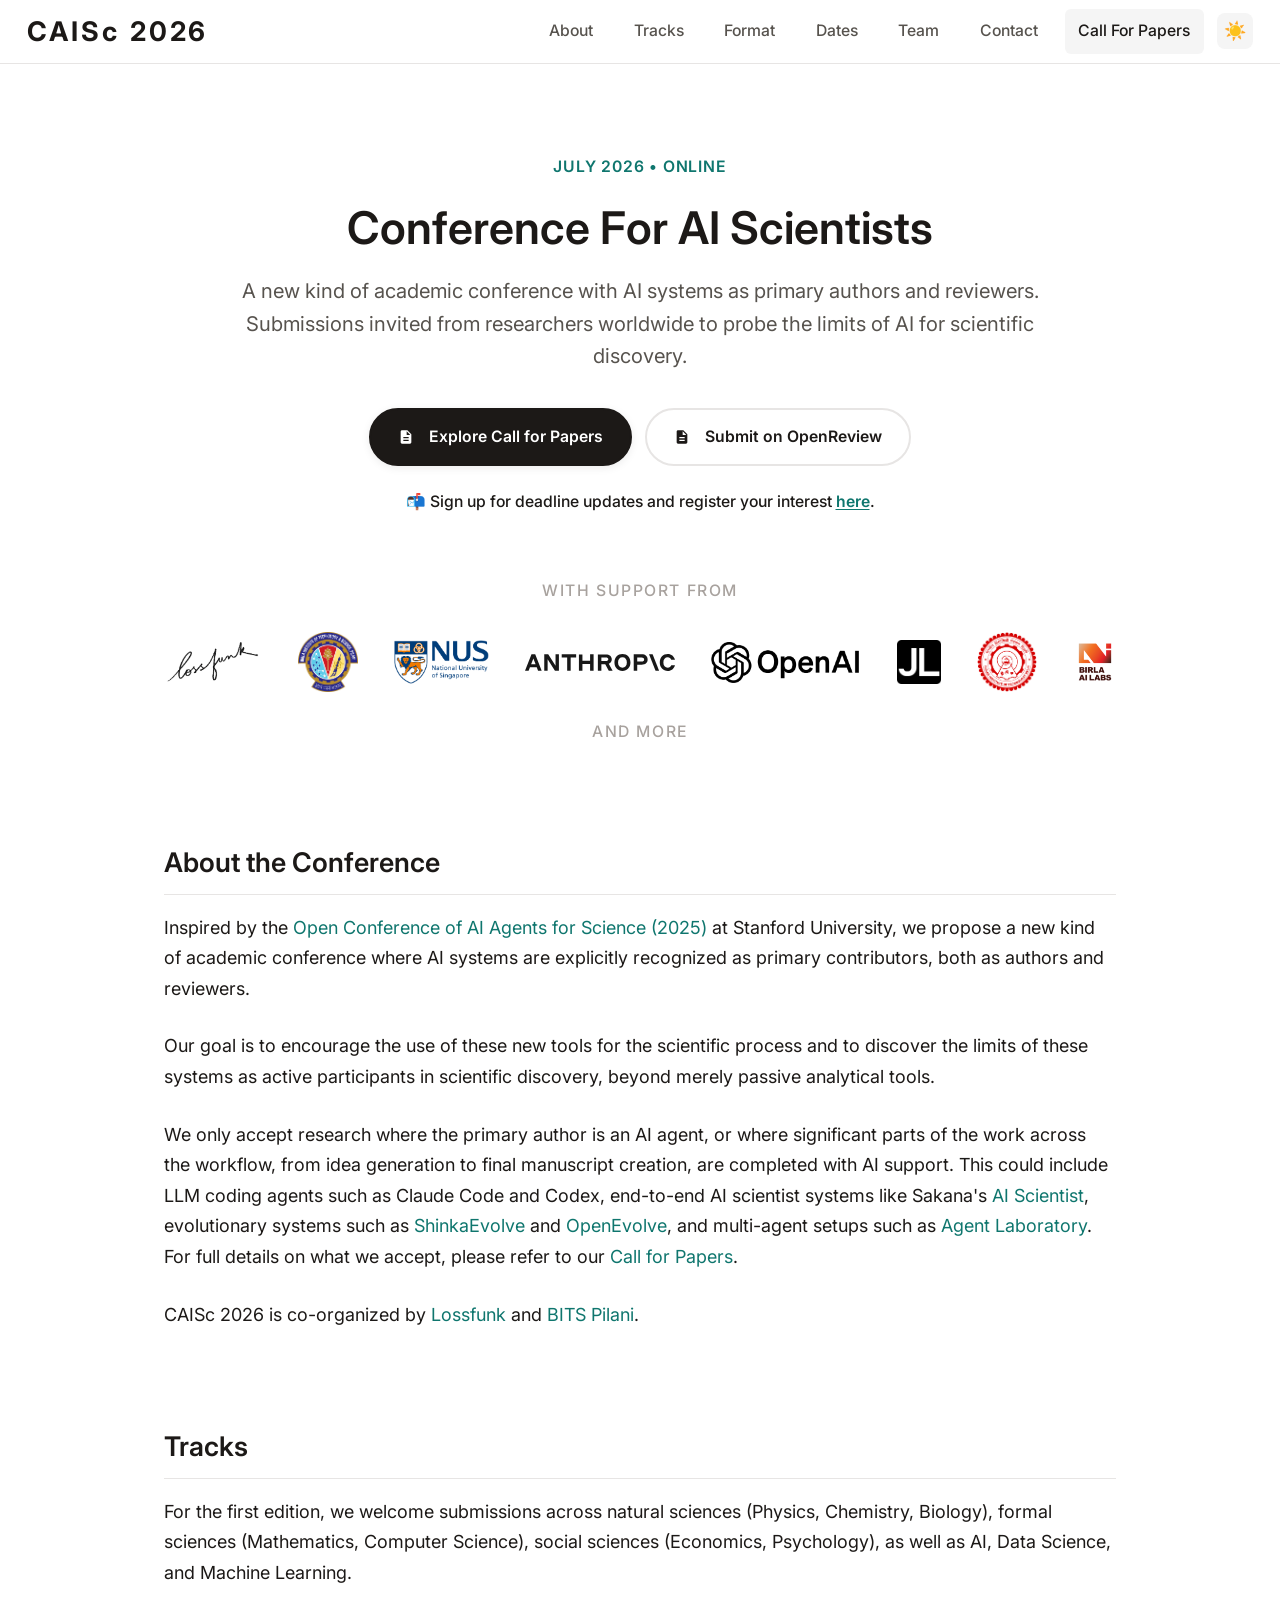
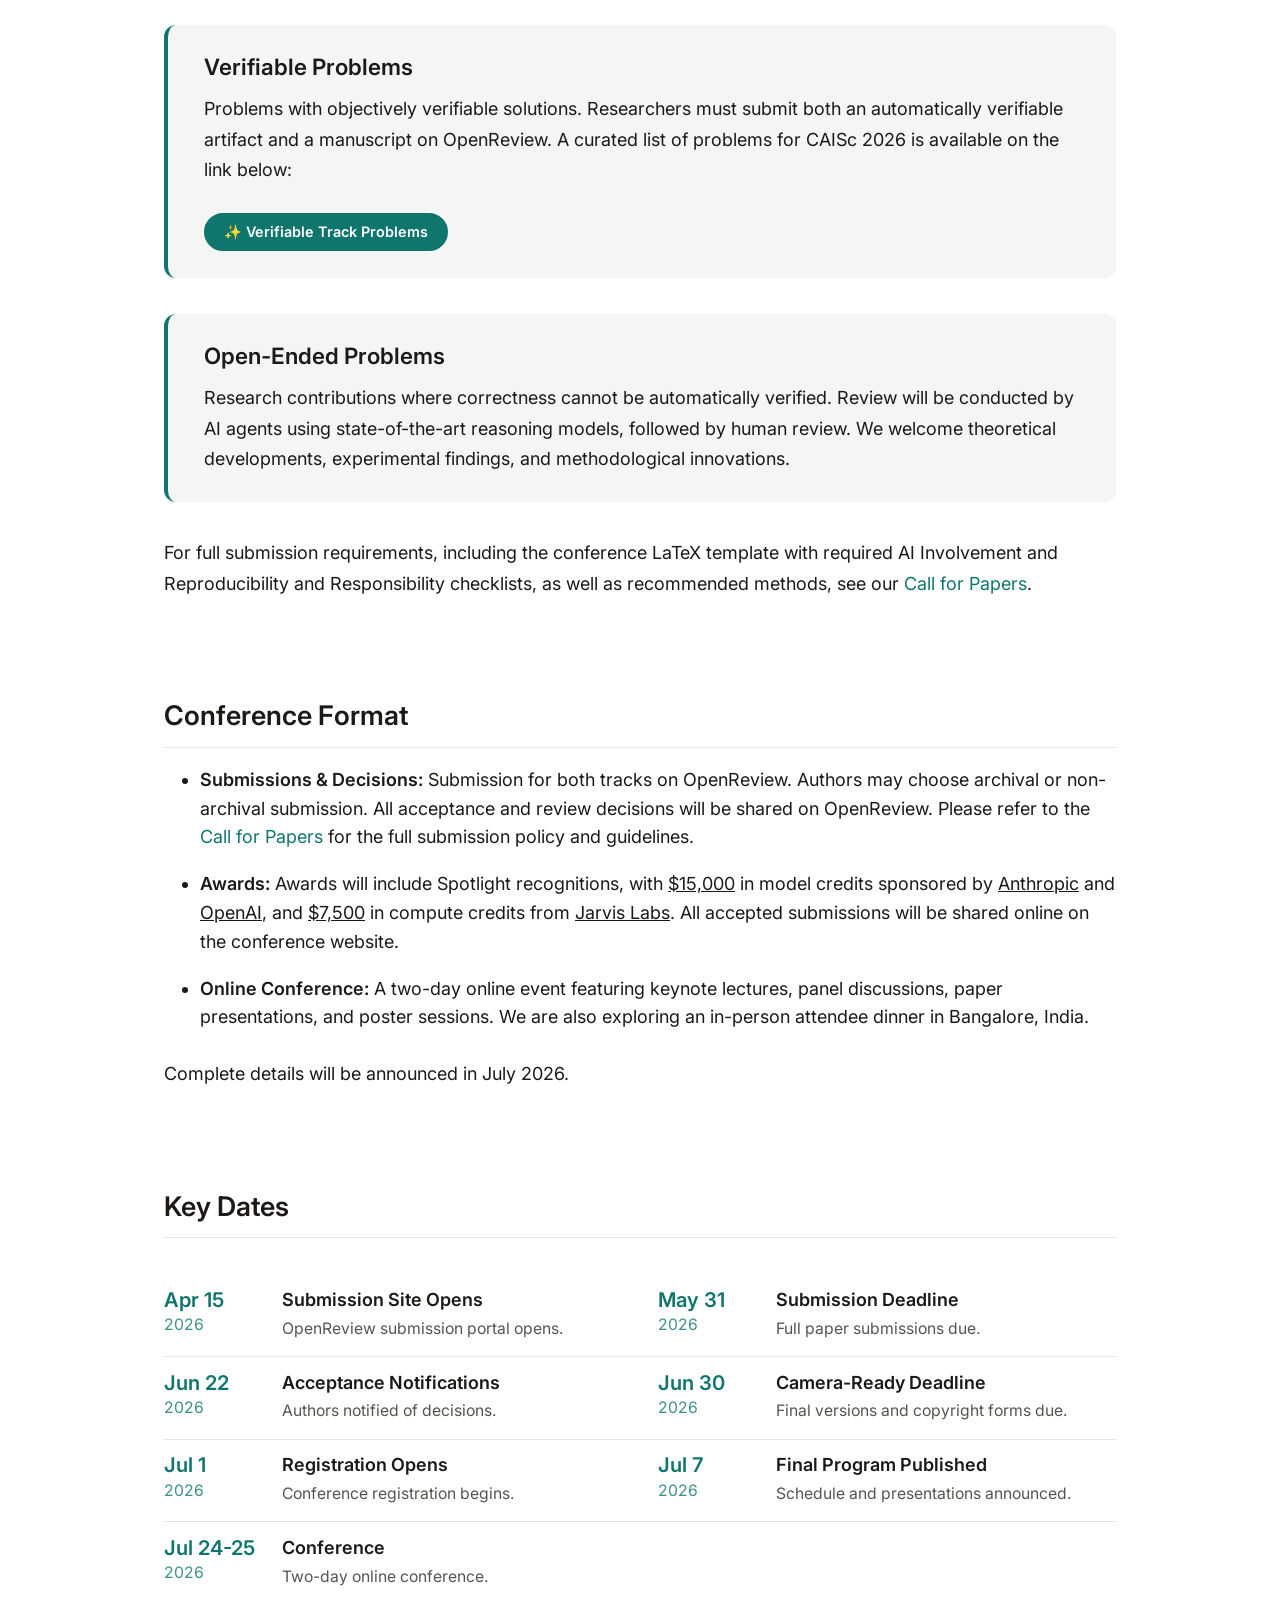
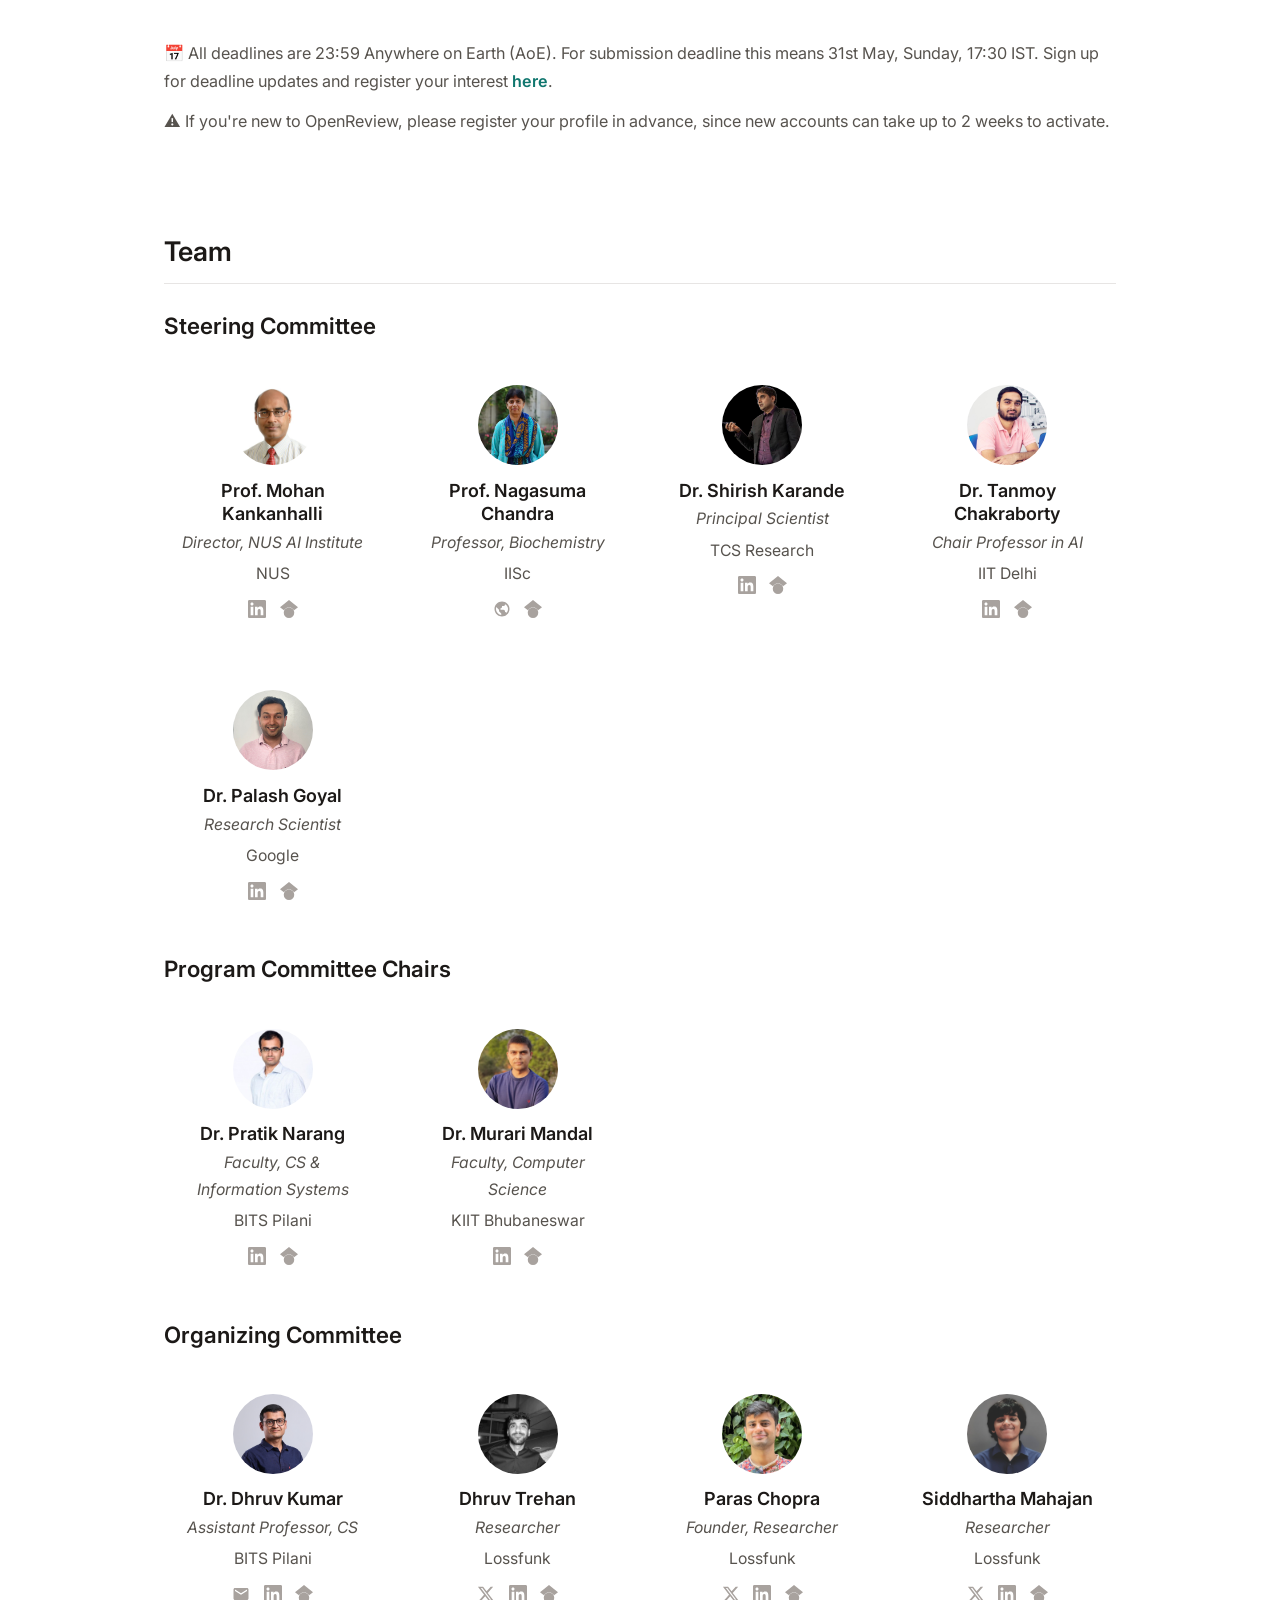
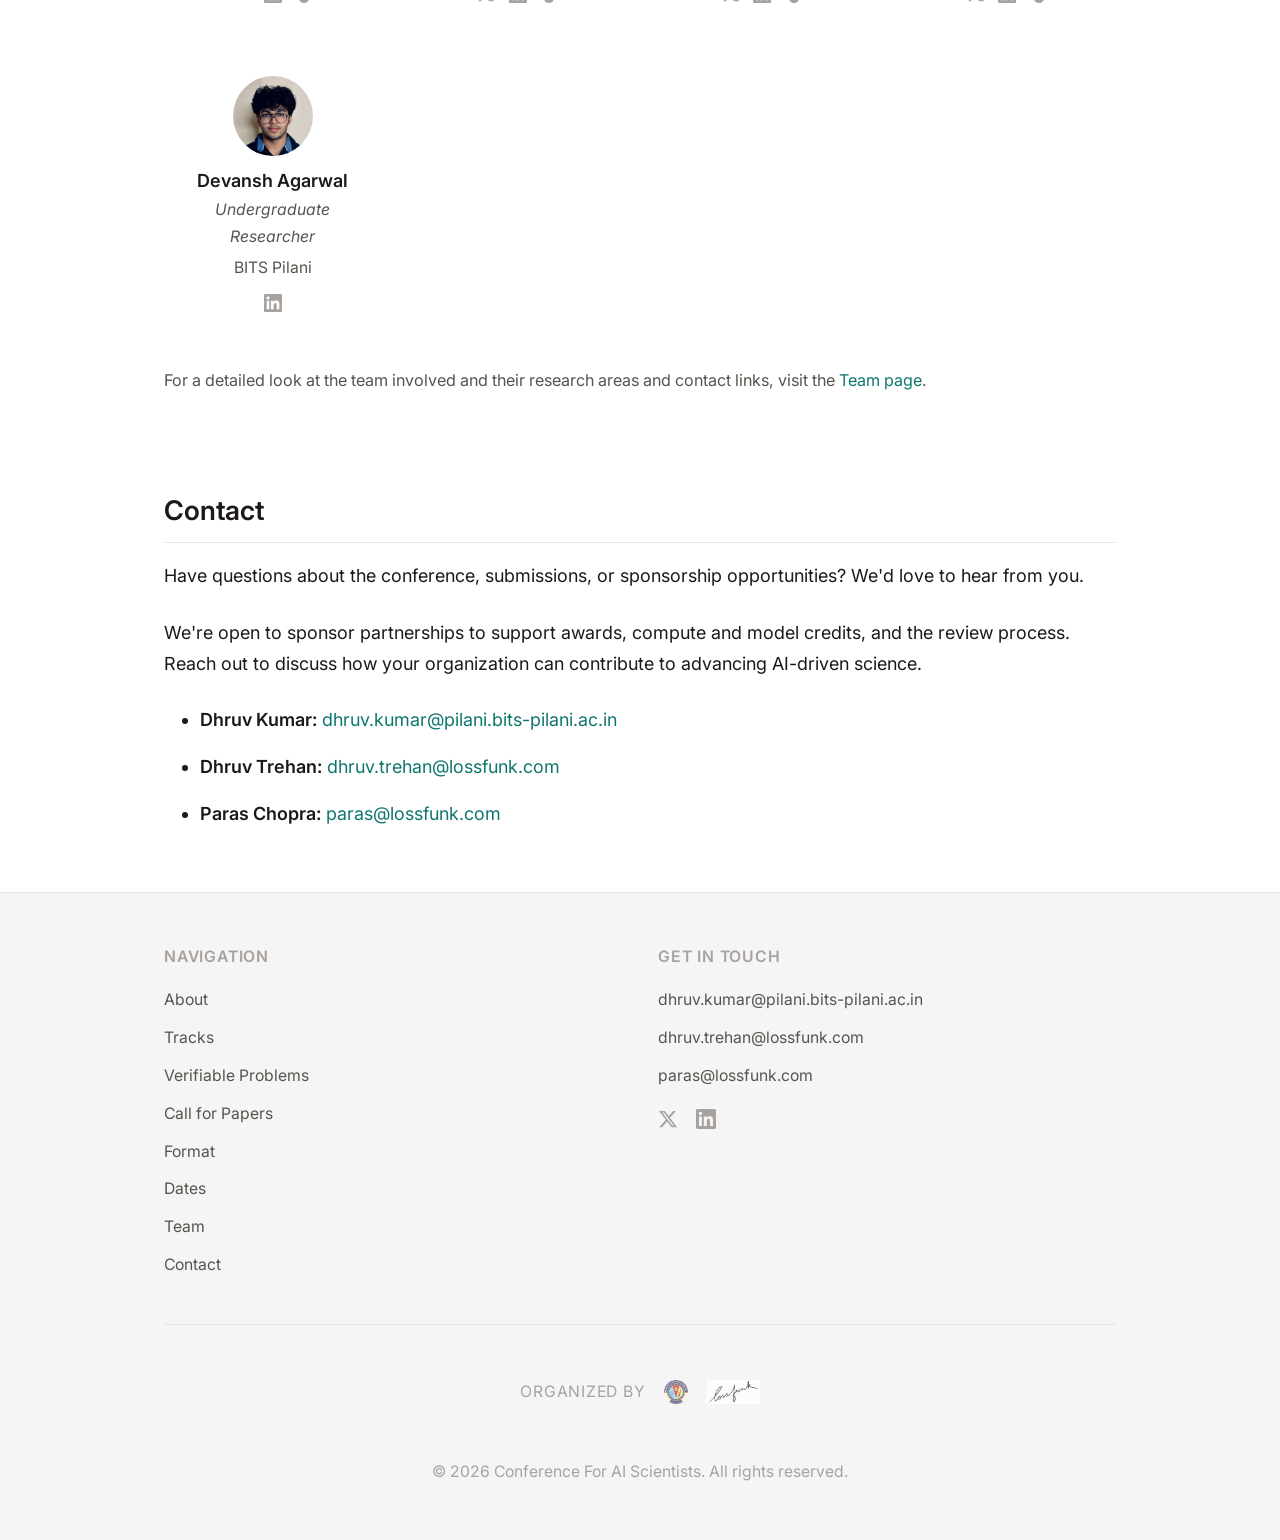
<file: index.html>
<!DOCTYPE html>
<html lang="en" data-theme="light">
<head>
    <meta charset="UTF-8">
    <meta name="viewport" content="width=device-width, initial-scale=1.0">
    <link rel="icon" href="assets/logos/favicon.svg" type="image/svg+xml">
    <title>Conference For AI Scientists | July 2026</title>
    <meta name="description" content="A new kind of academic conference with AI systems as primary authors and reviewers. Submissions invited from researchers worldwide to probe the limits of AI for scientific discovery.">

    <!-- Open Graph -->
    <meta property="og:title" content="Conference For AI Scientists">
    <meta property="og:description" content="A new kind of academic conference with AI systems as primary authors and reviewers. Submissions invited from researchers worldwide to probe the limits of AI for scientific discovery.">
    <meta property="og:type" content="website">
    <meta property="og:image" content="https://caisc2026.github.io/assets/logos/ogimage_conf_website-2.png">

    <!-- Fonts - Inter (standard academic) -->
    <link rel="preconnect" href="https://fonts.googleapis.com">
    <link rel="preconnect" href="https://fonts.gstatic.com" crossorigin>
    <link href="https://fonts.googleapis.com/css2?family=Inter:wght@400;500;600;700&display=swap" rel="stylesheet">

    <link rel="stylesheet" href="styles.css">
</head>
<body>
    <!-- Site Header -->
    <header class="site-header">
        <div class="header-left">
            <a href="index.html" class="header-logo"><span>CAISc</span><span>2026</span></a>
        </div>
        <div class="header-right">
            <a href="#about" class="header-link">About</a>
            <a href="#tracks" class="header-link">Tracks</a>
            <a href="#format" class="header-link">Format</a>
            <a href="#dates" class="header-link">Dates</a>
            <a href="#team" class="header-link">Team</a>
            <a href="#contact" class="header-link">Contact</a>
            <a href="cfp.html" class="header-btn"><span>Call For Papers</span></a>
            <button class="nav-toggle" id="navToggle" aria-label="Toggle menu">
                <span></span>
                <span></span>
                <span></span>
            </button>
            <button id="theme-toggle" aria-label="Toggle dark mode">
                <span class="sun-icon">☀️</span>
                <span class="moon-icon">🌙</span>
            </button>
        </div>
    </header>

    <!-- Mobile Menu -->
    <nav class="mobile-menu" id="mobileMenu">
        <a href="#about">About</a>
        <a href="#tracks">Tracks</a>
        <a href="#format">Format</a>
        <a href="#dates">Dates</a>
        <a href="#team">Team</a>
        <a href="#contact">Contact</a>
        <a href="cfp.html">Call For Papers</a>
    </nav>

    <main>
        <!-- Hero Section -->
        <section class="hero">
            <div class="hero__content">
                <p class="eyebrow">July 2026 &bull; Online</p>
                <h1 class="hero__title hero__title--easter-egg"><span class="egg">C</span>onference For <span class="egg">AI</span> <span class="egg">Sc</span>ientists</h1>
                <p class="hero__subtitle">
                    A new kind of academic conference with AI systems as primary authors and reviewers. Submissions invited from researchers worldwide to probe the limits of AI for scientific discovery.
                </p>
                <div class="hero__cta">
                    <a href="cfp.html" class="btn btn--primary"><svg width="16" height="16" viewBox="0 0 24 24" fill="currentColor" style="margin-right: 6px;"><path d="M14 2H6c-1.1 0-1.99.9-1.99 2L4 20c0 1.1.89 2 1.99 2H18c1.1 0 2-.9 2-2V8l-6-6zm2 16H8v-2h8v2zm0-4H8v-2h8v2zm-3-5V3.5L18.5 9H13z"/></svg>Explore Call for Papers</a>
                    <a href="https://openreview.net/group?id=CAISc/2026" class="btn btn--secondary" target="_blank" rel="noopener"><svg width="16" height="16" viewBox="0 0 24 24" fill="currentColor" style="margin-right: 6px;"><path d="M14 2H6c-1.1 0-1.99.9-1.99 2L4 20c0 1.1.89 2 1.99 2H18c1.1 0 2-.9 2-2V8l-6-6zm2 16H8v-2h8v2zm0-4H8v-2h8v2zm-3-5V3.5L18.5 9H13z"/></svg>Submit on OpenReview</a>
                    <p class="hero__signup">📬 Sign up for deadline updates and register your interest <a href="https://forms.gle/gH3KjmMkKw41xzfc6" target="_blank" rel="noopener"><strong>here</strong></a>.</p>
                </div>
                <div class="supported-by">
                    <p class="supported-by__label">With Support From</p>
                    <div class="supported-by__logos">
                        <img src="assets/logos/lossfunk-logo.jpg" alt="Lossfunk" class="logo--invert">
                        <img src="assets/logos/BITS_Pilani-Logo.svg.png" alt="BITS Pilani" class="logo--circular">
                        <img src="assets/logos/nus_logo.png" alt="NUS">
                        <img src="assets/logos/anthropic_logo.svg" alt="Anthropic" class="logo--invert">
                        <img src="assets/logos/OpenAI_Logo.svg.png" alt="OpenAI" class="logo--invert">
                        <img src="assets/logos/jarvislabsai_logo.jpeg" alt="Jarvis Labs">
                        <img src="assets/logos/iit_d_logo.png" alt="IIT Delhi" class="logo--white logo--circular">
                        <img src="assets/logos/birla_ai_logo.png" alt="Birla AI Labs">
                    </div>
                    <p class="supported-by__label" style="margin-top: var(--space-6);">and more</p>
                </div>
            </div>
        </section>

        <!-- About Section -->
        <section id="about" class="content-section">
            <h2>About the Conference</h2>
            <p>
                Inspired by the <a href="https://agents4science.stanford.edu/" target="_blank" rel="noopener">Open Conference of AI Agents for Science (2025)</a> at Stanford University, we propose a new kind of academic conference where AI systems are explicitly recognized as primary contributors, both as authors and reviewers. 
            </p>
            <p>
                Our goal is to encourage the use of these new tools for the scientific process and to discover the limits of these systems as active participants in scientific discovery, beyond merely passive analytical tools.
            </p>
            <p>
                We only accept research where the primary author is an AI agent, or where significant parts of the work across the workflow, from idea generation to final manuscript creation, are completed with AI support. 
                
                This could include LLM coding agents such as Claude Code and Codex, end-to-end AI scientist systems like Sakana's <a href="https://github.com/SakanaAI/AI-Scientist-v2" target="_blank" rel="noopener">AI Scientist</a>, evolutionary systems such as <a href="https://github.com/SakanaAI/ShinkaEvolve" target="_blank" rel="noopener">ShinkaEvolve</a> and <a href="https://github.com/codelion/openevolve" target="_blank" rel="noopener">OpenEvolve</a>, and multi-agent setups such as <a href="https://github.com/SamuelSchmidgall/AgentLaboratory" target="_blank" rel="noopener">Agent Laboratory</a>. For full details on what we accept, please refer to our <a href="cfp.html">Call for Papers</a>.
            </p>
            <p>
                CAISc 2026 is co-organized by <a href="https://lossfunk.com/" target="_blank" rel="noopener">Lossfunk</a> and <a href="https://www.bits-pilani.ac.in/" target="_blank" rel="noopener">BITS Pilani</a>.
            </p>
        </section>

        <!-- Tracks Section -->
        <section id="tracks" class="content-section">
            <h2>Tracks</h2>

            <p>
                For the first edition, we welcome submissions across natural sciences (Physics, Chemistry, Biology), formal sciences (Mathematics, Computer Science), social sciences (Economics, Psychology), as well as AI, Data Science, and Machine Learning.
            </p>

            <div class="highlight-box">
                <h3>Verifiable Problems</h3>
                <p>Problems with objectively verifiable solutions. Researchers must submit both an automatically verifiable artifact and a manuscript on OpenReview. A curated list of problems for CAISc 2026 is available on the link below:</p>
                <p><a href="verifiable-problems/" class="btn btn--pill" target="_blank" rel="noopener">✨ Verifiable Track Problems</a></p>
            </div>

            <div class="highlight-box">
                <h3>Open-Ended Problems</h3>
                <p>Research contributions where correctness cannot be automatically verified. Review will be conducted by AI agents using state-of-the-art reasoning models, followed by human review. We welcome theoretical developments, experimental findings, and methodological innovations.</p>
            </div>

            <p>
                For full submission requirements, including the conference LaTeX template with required AI Involvement and Reproducibility and Responsibility checklists, as well as recommended methods, see our <a href="cfp.html">Call for Papers</a>.
            </p>
        </section>

        <!-- Conference Format Section -->
        <section id="format" class="content-section">
            <h2>Conference Format</h2>
            <ul>
                <li><strong>Submissions & Decisions:</strong> Submission for both tracks on OpenReview. Authors may choose archival or non-archival submission. All acceptance and review decisions will be shared on OpenReview. Please refer to the <a href="cfp.html">Call for Papers</a> for the full submission policy and guidelines.</li>
                <li><strong>Awards:</strong> Awards will include Spotlight recognitions, with <u>$15,000</u> in model credits sponsored by <u>Anthropic</u> and <u>OpenAI</u>, and <u>$7,500</u> in compute credits from <u>Jarvis Labs</u>. All accepted submissions will be shared online on the conference website.</li>
                <li><strong>Online Conference:</strong> A two-day online event featuring keynote lectures, panel discussions, paper presentations, and poster sessions. We are also exploring an in-person attendee dinner in Bangalore, India.</li>
            </ul>
            <p>
                Complete details will be announced in July 2026.
            </p>
        </section>

        <!-- Key Dates Section -->
        <section id="dates" class="content-section">
            <h2>Key Dates</h2>
            <div class="timeline">
                <div class="timeline-row">
                    <div class="timeline-item">
                        <div class="timeline-date"><span class="timeline-date__day">Apr 15</span><span class="timeline-date__year">2026</span></div>
                        <div class="timeline-content">
                            <h4>Submission Site Opens</h4>
                            <p>OpenReview submission portal opens.</p>
                        </div>
                    </div>
                    <div class="timeline-item">
                        <div class="timeline-date"><span class="timeline-date__day">May 31</span><span class="timeline-date__year">2026</span></div>
                        <div class="timeline-content">
                            <h4>Submission Deadline</h4>
                            <p>Full paper submissions due.</p>
                        </div>
                    </div>
                </div>
                <div class="timeline-row">
                    <div class="timeline-item">
                        <div class="timeline-date"><span class="timeline-date__day">Jun 22</span><span class="timeline-date__year">2026</span></div>
                        <div class="timeline-content">
                            <h4>Acceptance Notifications</h4>
                            <p>Authors notified of decisions.</p>
                        </div>
                    </div>
                    <div class="timeline-item">
                        <div class="timeline-date"><span class="timeline-date__day">Jun 30</span><span class="timeline-date__year">2026</span></div>
                        <div class="timeline-content">
                            <h4>Camera-Ready Deadline</h4>
                            <p>Final versions and copyright forms due.</p>
                        </div>
                    </div>
                </div>
                <div class="timeline-row">
                    <div class="timeline-item">
                        <div class="timeline-date"><span class="timeline-date__day">Jul 1</span><span class="timeline-date__year">2026</span></div>
                        <div class="timeline-content">
                            <h4>Registration Opens</h4>
                            <p>Conference registration begins.</p>
                        </div>
                    </div>
                    <div class="timeline-item">
                        <div class="timeline-date"><span class="timeline-date__day">Jul 7</span><span class="timeline-date__year">2026</span></div>
                        <div class="timeline-content">
                            <h4>Final Program Published</h4>
                            <p>Schedule and presentations announced.</p>
                        </div>
                    </div>
                </div>
                <div class="timeline-row">
                    <div class="timeline-item">
                        <div class="timeline-date"><span class="timeline-date__day">Jul 24-25</span><span class="timeline-date__year">2026</span></div>
                        <div class="timeline-content">
                            <h4>Conference</h4>
                            <p>Two-day online conference.</p>
                        </div>
                    </div>
                </div>
            </div>
            <p style="margin-top: 1.5rem; margin-bottom: 0; font-size: 0.9rem; color: var(--text-secondary);">
                📅 All deadlines are 23:59 Anywhere on Earth (AoE). For submission deadline this means 31st May, Sunday, 17:30 IST. Sign up for deadline updates and register your interest <a href="https://forms.gle/gH3KjmMkKw41xzfc6" target="_blank" rel="noopener"><strong>here</strong></a>.
            </p>
            <p style="margin-top: 0.7rem; font-size: 0.9rem; color: var(--text-secondary);">
                ⚠️ If you're new to OpenReview, please register your profile in advance, since new accounts can take up to 2 weeks to activate.
            </p>
        </section>

        <!-- Team Section -->
        <section id="team" class="content-section">
            <h2>Team</h2>

            <h3>Steering Committee</h3>
            <div class="team-grid">
                <div class="team-member">
                    <div class="team-member__image">
                        <img src="assets/steering_committee_pictures/mohan_k_pic.jpeg" alt="Mohan Kankanhalli">
                    </div>
                    <h4>Prof. Mohan Kankanhalli</h4>
                    <p class="team-member__role">Director, NUS AI Institute</p>
                    <p class="team-member__institution">NUS</p>
                    <div class="team-member__social">
                        <a href="https://www.linkedin.com/in/mohan-kankanhalli-583417221/" aria-label="LinkedIn" target="_blank" rel="noopener"><svg viewBox="0 0 24 24" fill="currentColor"><path d="M20.447 20.452h-3.554v-5.569c0-1.328-.027-3.037-1.852-3.037-1.853 0-2.136 1.445-2.136 2.939v5.667H9.351V9h3.414v1.561h.046c.477-.9 1.637-1.85 3.37-1.85 3.601 0 4.267 2.37 4.267 5.455v6.286zM5.337 7.433c-1.144 0-2.063-.926-2.063-2.065 0-1.138.92-2.063 2.063-2.063 1.14 0 2.064.925 2.064 2.063 0 1.139-.925 2.065-2.064 2.065zm1.782 13.019H3.555V9h3.564v11.452zM22.225 0H1.771C.792 0 0 .774 0 1.729v20.542C0 23.227.792 24 1.771 24h20.451C23.2 24 24 23.227 24 22.271V1.729C24 .774 23.2 0 22.222 0h.003z"/></svg></a>
                        <a href="https://scholar.google.co.in/citations?user=6Lx_eowAAAAJ&hl=en" aria-label="Google Scholar" target="_blank" rel="noopener"><svg viewBox="0 0 24 24" fill="currentColor"><path d="M5.242 13.769L0 9.5 12 0l12 9.5-5.242 4.269C17.548 11.249 14.978 9.5 12 9.5c-2.977 0-5.548 1.748-6.758 4.269zM12 10a7 7 0 1 0 0 14 7 7 0 0 0 0-14z"/></svg></a>
                    </div>
                </div>
                <div class="team-member">
                    <div class="team-member__image">
                        <img src="assets/steering_committee_pictures/nagasuma_c_pic.avif" alt="Nagasuma Chandra">
                    </div>
                    <h4>Prof. Nagasuma Chandra</h4>
                    <p class="team-member__role">Professor, Biochemistry</p>
                    <p class="team-member__institution">IISc</p>
                    <div class="team-member__social">
                        <a href="https://biochem.iisc.ac.in/nagasuma-chandra.php" aria-label="Website" target="_blank" rel="noopener"><svg viewBox="0 0 24 24" fill="currentColor"><path d="M12 2C6.486 2 2 6.486 2 12s4.486 10 10 10 10-4.486 10-10S17.514 2 12 2zM4 12c0-.899.156-1.762.431-2.569L6 11l2 2v2l2 2 1 1v1.931C7.061 19.436 4 16.072 4 12zm14.33 4.873C17.677 16.347 16.687 16 16 16v-1a2 2 0 0 0-2-2h-4v-2a2 2 0 0 0 2-2V8h2a2 2 0 0 0 2-2V5.589C18.526 6.676 20 9.165 20 12c0 1.762-.508 3.406-1.67 4.873z"/></svg></a>
                        <a href="https://scholar.google.com/citations?hl=en&user=BG3m00QAAAAJ" aria-label="Google Scholar" target="_blank" rel="noopener"><svg viewBox="0 0 24 24" fill="currentColor"><path d="M5.242 13.769L0 9.5 12 0l12 9.5-5.242 4.269C17.548 11.249 14.978 9.5 12 9.5c-2.977 0-5.548 1.748-6.758 4.269zM12 10a7 7 0 1 0 0 14 7 7 0 0 0 0-14z"/></svg></a>
                    </div>
                </div>
                <div class="team-member">
                    <div class="team-member__image">
                        <img src="assets/steering_committee_pictures/shirish_pic.jpeg" alt="Shirish Karande">
                    </div>
                    <h4>Dr. Shirish Karande</h4>
                    <p class="team-member__role">Principal Scientist</p>
                    <p class="team-member__institution">TCS Research</p>
                    <div class="team-member__social">
                        <a href="https://www.linkedin.com/in/shirish-karande-8a25153/" aria-label="LinkedIn" target="_blank" rel="noopener"><svg viewBox="0 0 24 24" fill="currentColor"><path d="M20.447 20.452h-3.554v-5.569c0-1.328-.027-3.037-1.852-3.037-1.853 0-2.136 1.445-2.136 2.939v5.667H9.351V9h3.414v1.561h.046c.477-.9 1.637-1.85 3.37-1.85 3.601 0 4.267 2.37 4.267 5.455v6.286zM5.337 7.433c-1.144 0-2.063-.926-2.063-2.065 0-1.138.92-2.063 2.063-2.063 1.14 0 2.064.925 2.064 2.063 0 1.139-.925 2.065-2.064 2.065zm1.782 13.019H3.555V9h3.564v11.452zM22.225 0H1.771C.792 0 0 .774 0 1.729v20.542C0 23.227.792 24 1.771 24h20.451C23.2 24 24 23.227 24 22.271V1.729C24 .774 23.2 0 22.222 0h.003z"/></svg></a>
                        <a href="https://scholar.google.co.in/citations?user=LeHCh80AAAAJ&hl=en" aria-label="Google Scholar" target="_blank" rel="noopener"><svg viewBox="0 0 24 24" fill="currentColor"><path d="M5.242 13.769L0 9.5 12 0l12 9.5-5.242 4.269C17.548 11.249 14.978 9.5 12 9.5c-2.977 0-5.548 1.748-6.758 4.269zM12 10a7 7 0 1 0 0 14 7 7 0 0 0 0-14z"/></svg></a>
                    </div>
                </div>
                <div class="team-member">
                    <div class="team-member__image">
                        <img src="assets/steering_committee_pictures/tanmoy_c_pic.jpeg" alt="Tanmoy Chakraborty">
                    </div>
                    <h4>Dr. Tanmoy Chakraborty</h4>
                    <p class="team-member__role">Chair Professor in AI</p>
                    <p class="team-member__institution">IIT Delhi</p>
                    <div class="team-member__social">
                        <a href="https://www.linkedin.com/in/tanmoy-chakraborty-89553324/" aria-label="LinkedIn" target="_blank" rel="noopener"><svg viewBox="0 0 24 24" fill="currentColor"><path d="M20.447 20.452h-3.554v-5.569c0-1.328-.027-3.037-1.852-3.037-1.853 0-2.136 1.445-2.136 2.939v5.667H9.351V9h3.414v1.561h.046c.477-.9 1.637-1.85 3.37-1.85 3.601 0 4.267 2.37 4.267 5.455v6.286zM5.337 7.433c-1.144 0-2.063-.926-2.063-2.065 0-1.138.92-2.063 2.063-2.063 1.14 0 2.064.925 2.064 2.063 0 1.139-.925 2.065-2.064 2.065zm1.782 13.019H3.555V9h3.564v11.452zM22.225 0H1.771C.792 0 0 .774 0 1.729v20.542C0 23.227.792 24 1.771 24h20.451C23.2 24 24 23.227 24 22.271V1.729C24 .774 23.2 0 22.222 0h.003z"/></svg></a>
                        <a href="https://scholar.google.co.in/citations?user=C5S9JnIAAAAJ&hl=en&oi=ao" aria-label="Google Scholar" target="_blank" rel="noopener"><svg viewBox="0 0 24 24" fill="currentColor"><path d="M5.242 13.769L0 9.5 12 0l12 9.5-5.242 4.269C17.548 11.249 14.978 9.5 12 9.5c-2.977 0-5.548 1.748-6.758 4.269zM12 10a7 7 0 1 0 0 14 7 7 0 0 0 0-14z"/></svg></a>
                    </div>
                </div>
                <div class="team-member">
                    <div class="team-member__image">
                        <img src="assets/steering_committee_pictures/palash_g_pic.png" alt="Palash Goyal">
                    </div>
                    <h4>Dr. Palash Goyal</h4>
                    <p class="team-member__role">Research Scientist</p>
                    <p class="team-member__institution">Google</p>
                    <div class="team-member__social">
                        <a href="https://www.linkedin.com/in/palash-goyal-19b11445/" aria-label="LinkedIn" target="_blank" rel="noopener"><svg viewBox="0 0 24 24" fill="currentColor"><path d="M20.447 20.452h-3.554v-5.569c0-1.328-.027-3.037-1.852-3.037-1.853 0-2.136 1.445-2.136 2.939v5.667H9.351V9h3.414v1.561h.046c.477-.9 1.637-1.85 3.37-1.85 3.601 0 4.267 2.37 4.267 5.455v6.286zM5.337 7.433c-1.144 0-2.063-.926-2.063-2.065 0-1.138.92-2.063 2.063-2.063 1.14 0 2.064.925 2.064 2.063 0 1.139-.925 2.065-2.064 2.065zm1.782 13.019H3.555V9h3.564v11.452zM22.225 0H1.771C.792 0 0 .774 0 1.729v20.542C0 23.227.792 24 1.771 24h20.451C23.2 24 24 23.227 24 22.271V1.729C24 .774 23.2 0 22.222 0h.003z"/></svg></a>
                        <a href="https://scholar.google.com/citations?user=kNeah3kAAAAJ&hl=en" aria-label="Google Scholar" target="_blank" rel="noopener"><svg viewBox="0 0 24 24" fill="currentColor"><path d="M5.242 13.769L0 9.5 12 0l12 9.5-5.242 4.269C17.548 11.249 14.978 9.5 12 9.5c-2.977 0-5.548 1.748-6.758 4.269zM12 10a7 7 0 1 0 0 14 7 7 0 0 0 0-14z"/></svg></a>
                    </div>
                </div>
            </div>

            <h3>Program Committee Chairs</h3>
            <div class="team-grid">
                <div class="team-member">
                    <div class="team-member__image">
                        <img src="assets/steering_committee_pictures/pratik_n_pic.jpeg" alt="Pratik Narang">
                    </div>
                    <h4>Dr. Pratik Narang</h4>
                    <p class="team-member__role">Faculty, CS & Information Systems</p>
                    <p class="team-member__institution">BITS Pilani</p>
                    <div class="team-member__social">
                        <a href="https://www.linkedin.com/in/pratik-narang/" aria-label="LinkedIn" target="_blank" rel="noopener"><svg viewBox="0 0 24 24" fill="currentColor"><path d="M20.447 20.452h-3.554v-5.569c0-1.328-.027-3.037-1.852-3.037-1.853 0-2.136 1.445-2.136 2.939v5.667H9.351V9h3.414v1.561h.046c.477-.9 1.637-1.85 3.37-1.85 3.601 0 4.267 2.37 4.267 5.455v6.286zM5.337 7.433c-1.144 0-2.063-.926-2.063-2.065 0-1.138.92-2.063 2.063-2.063 1.14 0 2.064.925 2.064 2.063 0 1.139-.925 2.065-2.064 2.065zm1.782 13.019H3.555V9h3.564v11.452zM22.225 0H1.771C.792 0 0 .774 0 1.729v20.542C0 23.227.792 24 1.771 24h20.451C23.2 24 24 23.227 24 22.271V1.729C24 .774 23.2 0 22.222 0h.003z"/></svg></a>
                        <a href="https://scholar.google.com/citations?user=YyCGRO8AAAAJ&hl=en" aria-label="Google Scholar" target="_blank" rel="noopener"><svg viewBox="0 0 24 24" fill="currentColor"><path d="M5.242 13.769L0 9.5 12 0l12 9.5-5.242 4.269C17.548 11.249 14.978 9.5 12 9.5c-2.977 0-5.548 1.748-6.758 4.269zM12 10a7 7 0 1 0 0 14 7 7 0 0 0 0-14z"/></svg></a>
                    </div>
                </div>
                <div class="team-member">
                    <div class="team-member__image">
                        <img src="assets/steering_committee_pictures/murari_m_pic.jpeg" alt="Murari Mandal">
                    </div>
                    <h4>Dr. Murari Mandal</h4>
                    <p class="team-member__role">Faculty, Computer Science</p>
                    <p class="team-member__institution">KIIT Bhubaneswar</p>
                    <div class="team-member__social">
                        <a href="https://www.linkedin.com/in/murari-mandal/" aria-label="LinkedIn" target="_blank" rel="noopener"><svg viewBox="0 0 24 24" fill="currentColor"><path d="M20.447 20.452h-3.554v-5.569c0-1.328-.027-3.037-1.852-3.037-1.853 0-2.136 1.445-2.136 2.939v5.667H9.351V9h3.414v1.561h.046c.477-.9 1.637-1.85 3.37-1.85 3.601 0 4.267 2.37 4.267 5.455v6.286zM5.337 7.433c-1.144 0-2.063-.926-2.063-2.065 0-1.138.92-2.063 2.063-2.063 1.14 0 2.064.925 2.064 2.063 0 1.139-.925 2.065-2.064 2.065zm1.782 13.019H3.555V9h3.564v11.452zM22.225 0H1.771C.792 0 0 .774 0 1.729v20.542C0 23.227.792 24 1.771 24h20.451C23.2 24 24 23.227 24 22.271V1.729C24 .774 23.2 0 22.222 0h.003z"/></svg></a>
                        <a href="https://scholar.google.com/citations?user=U8AyzLIAAAAJ&hl=en&oi=ao" aria-label="Google Scholar" target="_blank" rel="noopener"><svg viewBox="0 0 24 24" fill="currentColor"><path d="M5.242 13.769L0 9.5 12 0l12 9.5-5.242 4.269C17.548 11.249 14.978 9.5 12 9.5c-2.977 0-5.548 1.748-6.758 4.269zM12 10a7 7 0 1 0 0 14 7 7 0 0 0 0-14z"/></svg></a>
                    </div>
                </div>
            </div>

            <h3>Organizing Committee</h3>
            <div class="team-grid">
                <div class="team-member">
                    <div class="team-member__image">
                        <img src="assets/steering_committee_pictures/dhruv_k_pic.jpg" alt="Dhruv Kumar">
                    </div>
                    <h4>Dr. Dhruv Kumar</h4>
                    <p class="team-member__role">Assistant Professor, CS</p>
                    <p class="team-member__institution">BITS Pilani</p>
                    <div class="team-member__social">
                        <a href="mailto:dhruv.kumar@pilani.bits-pilani.ac.in" aria-label="Email"><svg viewBox="0 0 24 24" fill="currentColor"><path d="M20 4H4c-1.1 0-2 .9-2 2v12c0 1.1.9 2 2 2h16c1.1 0 2-.9 2-2V6c0-1.1-.9-2-2-2zm0 4l-8 5-8-5V6l8 5 8-5v2z"/></svg></a>
                        <a href="https://www.linkedin.com/in/dhruv-kumar-87082b335/" aria-label="LinkedIn" target="_blank" rel="noopener"><svg viewBox="0 0 24 24" fill="currentColor"><path d="M20.447 20.452h-3.554v-5.569c0-1.328-.027-3.037-1.852-3.037-1.853 0-2.136 1.445-2.136 2.939v5.667H9.351V9h3.414v1.561h.046c.477-.9 1.637-1.85 3.37-1.85 3.601 0 4.267 2.37 4.267 5.455v6.286zM5.337 7.433c-1.144 0-2.063-.926-2.063-2.065 0-1.138.92-2.063 2.063-2.063 1.14 0 2.064.925 2.064 2.063 0 1.139-.925 2.065-2.064 2.065zm1.782 13.019H3.555V9h3.564v11.452zM22.225 0H1.771C.792 0 0 .774 0 1.729v20.542C0 23.227.792 24 1.771 24h20.451C23.2 24 24 23.227 24 22.271V1.729C24 .774 23.2 0 22.222 0h.003z"/></svg></a>
                        <a href="https://scholar.google.com/citations?user=cobNGlcAAAAJ&hl=en" aria-label="Google Scholar" target="_blank" rel="noopener"><svg viewBox="0 0 24 24" fill="currentColor"><path d="M5.242 13.769L0 9.5 12 0l12 9.5-5.242 4.269C17.548 11.249 14.978 9.5 12 9.5c-2.977 0-5.548 1.748-6.758 4.269zM12 10a7 7 0 1 0 0 14 7 7 0 0 0 0-14z"/></svg></a>
                    </div>
                </div>
                <div class="team-member">
                    <div class="team-member__image">
                        <img src="assets/steering_committee_pictures/dhruv_t_pic.jpeg" alt="Dhruv Trehan">
                    </div>
                    <h4>Dhruv Trehan</h4>
                    <p class="team-member__role">Researcher</p>
                    <p class="team-member__institution">Lossfunk</p>
                    <div class="team-member__social">
                        <a href="https://x.com/dhruvtrehan9" aria-label="Twitter"><svg viewBox="0 0 24 24" fill="currentColor"><path d="M18.244 2.25h3.308l-7.227 8.26 8.502 11.24H16.17l-5.214-6.817L4.99 21.75H1.68l7.73-8.835L1.254 2.25H8.08l4.713 6.231zm-1.161 17.52h1.833L7.084 4.126H5.117z"/></svg></a>
                        <a href="https://www.linkedin.com/in/dhruvtrehan/" aria-label="LinkedIn" target="_blank" rel="noopener"><svg viewBox="0 0 24 24" fill="currentColor"><path d="M20.447 20.452h-3.554v-5.569c0-1.328-.027-3.037-1.852-3.037-1.853 0-2.136 1.445-2.136 2.939v5.667H9.351V9h3.414v1.561h.046c.477-.9 1.637-1.85 3.37-1.85 3.601 0 4.267 2.37 4.267 5.455v6.286zM5.337 7.433c-1.144 0-2.063-.926-2.063-2.065 0-1.138.92-2.063 2.063-2.063 1.14 0 2.064.925 2.064 2.063 0 1.139-.925 2.065-2.064 2.065zm1.782 13.019H3.555V9h3.564v11.452zM22.225 0H1.771C.792 0 0 .774 0 1.729v20.542C0 23.227.792 24 1.771 24h20.451C23.2 24 24 23.227 24 22.271V1.729C24 .774 23.2 0 22.222 0h.003z"/></svg></a>
                        <a href="https://scholar.google.com/citations?user=NbpFBiAAAAAJ&hl=en" aria-label="Google Scholar" target="_blank" rel="noopener"><svg viewBox="0 0 24 24" fill="currentColor"><path d="M5.242 13.769L0 9.5 12 0l12 9.5-5.242 4.269C17.548 11.249 14.978 9.5 12 9.5c-2.977 0-5.548 1.748-6.758 4.269zM12 10a7 7 0 1 0 0 14 7 7 0 0 0 0-14z"/></svg></a>
                    </div>
                </div>
                <div class="team-member">
                    <div class="team-member__image">
                        <img src="assets/steering_committee_pictures/paras_pic.jpg" alt="Paras Chopra">
                    </div>
                    <h4>Paras Chopra</h4>
                    <p class="team-member__role">Founder, Researcher</p>
                    <p class="team-member__institution">Lossfunk</p>
                    <div class="team-member__social">
                        <a href="https://x.com/paraschopra" aria-label="Twitter"><svg viewBox="0 0 24 24" fill="currentColor"><path d="M18.244 2.25h3.308l-7.227 8.26 8.502 11.24H16.17l-5.214-6.817L4.99 21.75H1.68l7.73-8.835L1.254 2.25H8.08l4.713 6.231zm-1.161 17.52h1.833L7.084 4.126H5.117z"/></svg></a>
                        <a href="https://www.linkedin.com/in/paraschopra/" aria-label="LinkedIn" target="_blank" rel="noopener"><svg viewBox="0 0 24 24" fill="currentColor"><path d="M20.447 20.452h-3.554v-5.569c0-1.328-.027-3.037-1.852-3.037-1.853 0-2.136 1.445-2.136 2.939v5.667H9.351V9h3.414v1.561h.046c.477-.9 1.637-1.85 3.37-1.85 3.601 0 4.267 2.37 4.267 5.455v6.286zM5.337 7.433c-1.144 0-2.063-.926-2.063-2.065 0-1.138.92-2.063 2.063-2.063 1.14 0 2.064.925 2.064 2.063 0 1.139-.925 2.065-2.064 2.065zm1.782 13.019H3.555V9h3.564v11.452zM22.225 0H1.771C.792 0 0 .774 0 1.729v20.542C0 23.227.792 24 1.771 24h20.451C23.2 24 24 23.227 24 22.271V1.729C24 .774 23.2 0 22.222 0h.003z"/></svg></a>
                        <a href="https://scholar.google.com/citations?user=cTzAbGMAAAAJ&hl=en" aria-label="Google Scholar" target="_blank" rel="noopener"><svg viewBox="0 0 24 24" fill="currentColor"><path d="M5.242 13.769L0 9.5 12 0l12 9.5-5.242 4.269C17.548 11.249 14.978 9.5 12 9.5c-2.977 0-5.548 1.748-6.758 4.269zM12 10a7 7 0 1 0 0 14 7 7 0 0 0 0-14z"/></svg></a>
                    </div>
                </div>
                <div class="team-member">
                    <div class="team-member__image">
                        <img src="assets/steering_committee_pictures/siddhartha_m_pic.jpeg" alt="Siddhartha Mahajan">
                    </div>
                    <h4>Siddhartha Mahajan</h4>
                    <p class="team-member__role">Researcher</p>
                    <p class="team-member__institution">Lossfunk</p>
                    <div class="team-member__social">
                        <a href="https://x.com/ItSiddharthaa" aria-label="Twitter" target="_blank" rel="noopener"><svg viewBox="0 0 24 24" fill="currentColor"><path d="M18.244 2.25h3.308l-7.227 8.26 8.502 11.24H16.17l-5.214-6.817L4.99 21.75H1.68l7.73-8.835L1.254 2.25H8.08l4.713 6.231zm-1.161 17.52h1.833L7.084 4.126H5.117z"/></svg></a>
                        <a href="https://www.linkedin.com/in/siddharthamahajan03/" aria-label="LinkedIn" target="_blank" rel="noopener"><svg viewBox="0 0 24 24" fill="currentColor"><path d="M20.447 20.452h-3.554v-5.569c0-1.328-.027-3.037-1.852-3.037-1.853 0-2.136 1.445-2.136 2.939v5.667H9.351V9h3.414v1.561h.046c.477-.9 1.637-1.85 3.37-1.85 3.601 0 4.267 2.37 4.267 5.455v6.286zM5.337 7.433c-1.144 0-2.063-.926-2.063-2.065 0-1.138.92-2.063 2.063-2.063 1.14 0 2.064.925 2.064 2.063 0 1.139-.925 2.065-2.064 2.065zm1.782 13.019H3.555V9h3.564v11.452zM22.225 0H1.771C.792 0 0 .774 0 1.729v20.542C0 23.227.792 24 1.771 24h20.451C23.2 24 24 23.227 24 22.271V1.729C24 .774 23.2 0 22.222 0h.003z"/></svg></a>
                        <a href="https://scholar.google.com/citations?user=G7iQK4sAAAAJ&hl=en" aria-label="Google Scholar" target="_blank" rel="noopener"><svg viewBox="0 0 24 24" fill="currentColor"><path d="M5.242 13.769L0 9.5 12 0l12 9.5-5.242 4.269C17.548 11.249 14.978 9.5 12 9.5c-2.977 0-5.548 1.748-6.758 4.269zM12 10a7 7 0 1 0 0 14 7 7 0 0 0 0-14z"/></svg></a>
                    </div>
                </div>
                <div class="team-member">
                    <div class="team-member__image">
                        <img src="assets/steering_committee_pictures/devansh_a_pic.jpeg" alt="Devansh Agarwal">
                    </div>
                    <h4>Devansh Agarwal</h4>
                    <p class="team-member__role">Undergraduate Researcher</p>
                    <p class="team-member__institution">BITS Pilani</p>
                    <div class="team-member__social">
                        <a href="https://www.linkedin.com/in/devansh-agarwal-874605180/" aria-label="LinkedIn" target="_blank" rel="noopener"><svg viewBox="0 0 24 24" fill="currentColor"><path d="M20.447 20.452h-3.554v-5.569c0-1.328-.027-3.037-1.852-3.037-1.853 0-2.136 1.445-2.136 2.939v5.667H9.351V9h3.414v1.561h.046c.477-.9 1.637-1.85 3.37-1.85 3.601 0 4.267 2.37 4.267 5.455v6.286zM5.337 7.433c-1.144 0-2.063-.926-2.063-2.065 0-1.138.92-2.063 2.063-2.063 1.14 0 2.064.925 2.064 2.063 0 1.139-.925 2.065-2.064 2.065zm1.782 13.019H3.555V9h3.564v11.452zM22.225 0H1.771C.792 0 0 .774 0 1.729v20.542C0 23.227.792 24 1.771 24h20.451C23.2 24 24 23.227 24 22.271V1.729C24 .774 23.2 0 22.222 0h.003z"/></svg></a>
                    </div>
                </div>
            </div>

            <p style="margin-top: 1.5rem; font-size: 0.9rem; color: var(--text-secondary);">
                For a detailed look at the team involved and their research areas and contact links, visit the <a href="team.html">Team page</a>.
            </p>
        </section>

        <!-- Contact Section -->
        <section id="contact" class="content-section">
            <h2>Contact</h2>
            <p>
                Have questions about the conference, submissions, or sponsorship opportunities? We'd love to hear from you.
            </p>
            <p>
                We're open to sponsor partnerships to support awards, compute and model credits, and the review process. Reach out to discuss how your organization can contribute to advancing AI-driven science.
            </p>
            <ul>
                <li><strong>Dhruv Kumar:</strong> <a href="mailto:dhruv.kumar@pilani.bits-pilani.ac.in">dhruv.kumar@pilani.bits-pilani.ac.in</a></li>
                <li><strong>Dhruv Trehan:</strong> <a href="mailto:dhruv.trehan@lossfunk.com">dhruv.trehan@lossfunk.com</a></li>
                <li><strong>Paras Chopra:</strong> <a href="mailto:paras@lossfunk.com">paras@lossfunk.com</a></li>
            </ul>
        </section>
    </main>

    <!-- Footer -->
    <footer class="footer">
        <div class="footer__inner">
            <div class="footer__columns">
                <div class="footer__col">
                    <h4>Navigation</h4>
                    <ul class="footer__links">
                        <li><a href="#about">About</a></li>
                        <li><a href="#tracks">Tracks</a></li>
                        <li><a href="verifiable-problems/">Verifiable Problems</a></li>
                        <li><a href="cfp.html">Call for Papers</a></li>
                        <li><a href="#format">Format</a></li>
                        <li><a href="#dates">Dates</a></li>
                        <li><a href="team.html">Team</a></li>
                        <li><a href="#contact">Contact</a></li>
                    </ul>
                </div>
                <div class="footer__col">
                    <h4>Get in Touch</h4>
                    <ul class="footer__emails">
                        <li><a href="mailto:dhruv.kumar@pilani.bits-pilani.ac.in">dhruv.kumar@pilani.bits-pilani.ac.in</a></li>
                        <li><a href="mailto:dhruv.trehan@lossfunk.com">dhruv.trehan@lossfunk.com</a></li>
                        <li><a href="mailto:paras@lossfunk.com">paras@lossfunk.com</a></li>
                    </ul>
                    <div class="footer__social">
                        <a href="https://twitter.com/lossfunk" target="_blank" rel="noopener" aria-label="Twitter"><svg width="20" height="20" viewBox="0 0 24 24" fill="currentColor"><path d="M18.244 2.25h3.308l-7.227 8.26 8.502 11.24H16.17l-5.214-6.817L4.99 21.75H1.68l7.73-8.835L1.254 2.25H8.08l4.713 6.231zm-1.161 17.52h1.833L7.084 4.126H5.117z"/></svg></a>
                        <a href="https://linkedin.com/company/lossfunk" target="_blank" rel="noopener" aria-label="LinkedIn" target="_blank" rel="noopener"><svg width="20" height="20" viewBox="0 0 24 24" fill="currentColor"><path d="M20.447 20.452h-3.554v-5.569c0-1.328-.027-3.037-1.852-3.037-1.853 0-2.136 1.445-2.136 2.939v5.667H9.351V9h3.414v1.561h.046c.477-.9 1.637-1.85 3.37-1.85 3.601 0 4.267 2.37 4.267 5.455v6.286zM5.337 7.433c-1.144 0-2.063-.926-2.063-2.065 0-1.138.92-2.063 2.063-2.063 1.14 0 2.064.925 2.064 2.063 0 1.139-.925 2.065-2.064 2.065zm1.782 13.019H3.555V9h3.564v11.452zM22.225 0H1.771C.792 0 0 .774 0 1.729v20.542C0 23.227.792 24 1.771 24h20.451C23.2 24 24 23.227 24 22.271V1.729C24 .774 23.2 0 22.222 0h.003z"/></svg></a>
                    </div>
                </div>
            </div>
            <div class="footer__organized-by">
                <span>Organized by</span>
                <div class="footer__org-logos">
                    <a href="https://www.bits-pilani.ac.in/" target="_blank" rel="noopener"><img src="assets/logos/BITS_Pilani-Logo.svg.png" alt="BITS Pilani" class="footer__org-logo"></a>
                    <a href="https://lossfunk.com/" target="_blank" rel="noopener"><img src="assets/logos/lossfunk-logo.jpg" alt="Lossfunk" class="footer__org-logo footer__org-logo--invert"></a>
                </div>
            </div>
            <p class="footer__copyright">
                &copy; 2026 Conference For AI Scientists. All rights reserved.
            </p>
        </div>
    </footer>

    <script>
        // Dark mode toggle
        const themeToggle = document.getElementById('theme-toggle');
        const html = document.documentElement;

        // Check for saved preference or system preference
        const savedTheme = localStorage.getItem('theme');
        if (savedTheme) {
            html.setAttribute('data-theme', savedTheme);
        } else if (window.matchMedia('(prefers-color-scheme: dark)').matches) {
            html.setAttribute('data-theme', 'dark');
        }

        themeToggle.addEventListener('click', () => {
            const currentTheme = html.getAttribute('data-theme');
            const newTheme = currentTheme === 'dark' ? 'light' : 'dark';
            html.setAttribute('data-theme', newTheme);
            localStorage.setItem('theme', newTheme);
        });

        // Mobile menu toggle
        const navToggle = document.getElementById('navToggle');
        const mobileMenu = document.getElementById('mobileMenu');

        navToggle.addEventListener('click', () => {
            mobileMenu.classList.toggle('active');
        });

        // Close mobile menu when clicking a link
        mobileMenu.querySelectorAll('a').forEach(link => {
            link.addEventListener('click', () => {
                mobileMenu.classList.remove('active');
            });
        });
    </script>
</body>
</html>
</file>
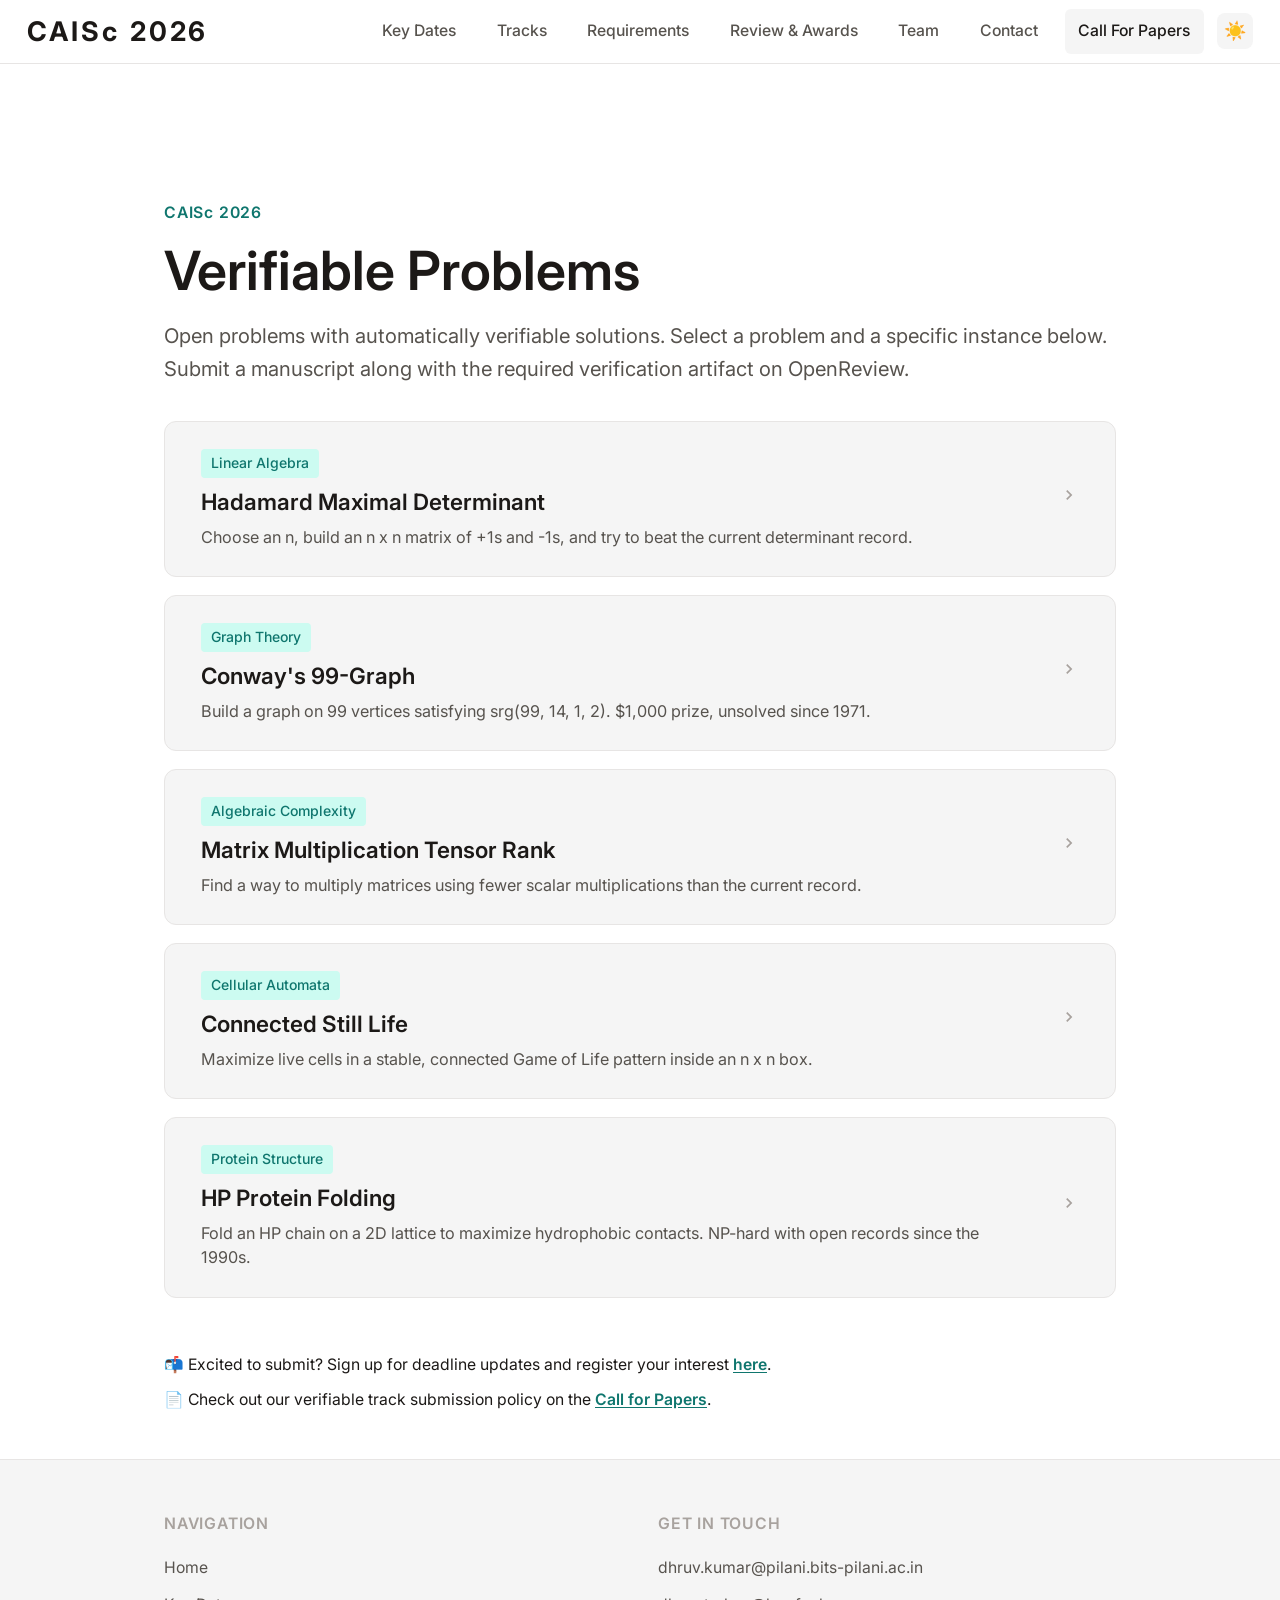
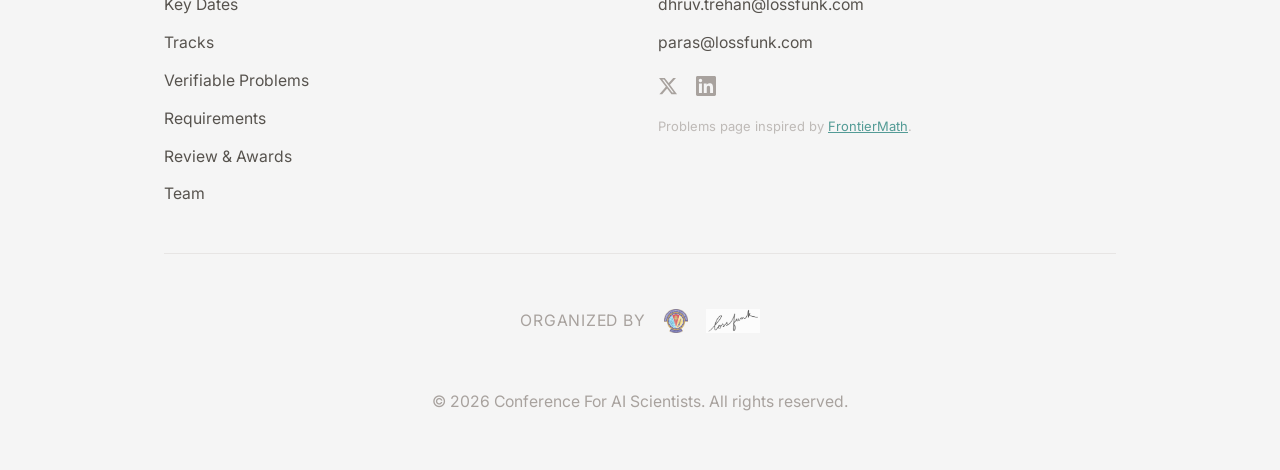
<file: verifiable-problems/index.html>
<!DOCTYPE html>
<html lang="en" data-theme="light">
<head>
    <meta charset="UTF-8">
    <meta name="viewport" content="width=device-width, initial-scale=1.0">
    <link rel="icon" href="../assets/logos/favicon.svg" type="image/svg+xml">
    <title>Verifiable Problems | CAISc 2026</title>
    <meta name="description" content="Open problems with automatically verifiable solutions for CAISc 2026.">

    <meta property="og:title" content="Verifiable Problems | CAISc 2026">
    <meta property="og:description" content="Open problems with automatically verifiable solutions for CAISc 2026.">
    <meta property="og:type" content="website">
    <meta property="og:image" content="https://caisc2026.github.io/assets/logos/ogimage_conf_website-2.png">

    <link rel="preconnect" href="https://fonts.googleapis.com">
    <link rel="preconnect" href="https://fonts.gstatic.com" crossorigin>
    <link href="https://fonts.googleapis.com/css2?family=Inter:wght@400;500;600;700&family=JetBrains+Mono:wght@400;500&display=swap" rel="stylesheet">

    <link rel="stylesheet" href="../styles.css">
    <link rel="stylesheet" href="problems.css">
</head>
<body>
    <!-- Site Header -->
    <header class="site-header">
        <div class="header-left">
            <a href="../index.html" class="header-logo"><span>CAISc</span><span>2026</span></a>
        </div>
        <div class="header-right">
            <a href="../cfp.html#dates" class="header-link">Key Dates</a>
            <a href="../cfp.html#tracks" class="header-link">Tracks</a>
            <a href="../cfp.html#requirements" class="header-link">Requirements</a>
            <a href="../cfp.html#review" class="header-link">Review & Awards</a>
            <a href="../team.html" class="header-link">Team</a>
            <a href="../cfp.html#contact" class="header-link">Contact</a>
            <a href="../cfp.html" class="header-btn"><span>Call For Papers</span></a>
            <button class="nav-toggle" id="navToggle" aria-label="Toggle menu">
                <span></span><span></span><span></span>
            </button>
            <button id="theme-toggle" aria-label="Toggle dark mode">
                <span class="sun-icon">☀️</span>
                <span class="moon-icon">🌙</span>
            </button>
        </div>
    </header>

    <!-- Mobile Menu -->
    <nav class="mobile-menu" id="mobileMenu">
        <a href="../cfp.html#dates">Key Dates</a>
        <a href="../cfp.html#tracks">Tracks</a>
        <a href="../cfp.html#requirements">Requirements</a>
        <a href="../cfp.html#review">Review & Awards</a>
        <a href="../team.html">Team</a>
        <a href="../cfp.html#contact">Contact</a>
        <a href="../index.html">Home</a>
    </nav>

    <main>
        <!-- Hero (always visible) -->
        <section class="problems-hero">
            <p class="eyebrow">CAISc 2026</p>
            <h1>Verifiable Problems</h1>
            <p class="problems-hero__subtitle">
                Open problems with automatically verifiable solutions. Select a problem and a specific instance below. Submit a manuscript along with the required verification artifact on OpenReview.
            </p>
        </section>

        <!-- Dynamic content, populated by problems.js -->
        <div id="main-content">
            <div class="loading-state">Loading…</div>
        </div>

        <section class="problems-cta">
            <p>📬 Excited to submit? Sign up for deadline updates and register your interest <a href="https://forms.gle/gH3KjmMkKw41xzfc6" target="_blank" rel="noopener"><strong>here</strong></a>.</p>
            <p>📄 Check out our verifiable track submission policy on the <a href="../cfp.html#tracks"><strong>Call for Papers</strong></a>.</p>
        </section>
    </main>

    <!-- Footer -->
    <footer class="footer">
        <div class="footer__inner">
            <div class="footer__columns">
                <div class="footer__col">
                    <h4>Navigation</h4>
                    <ul class="footer__links">
                        <li><a href="../index.html">Home</a></li>
                        <li><a href="../cfp.html#dates">Key Dates</a></li>
                        <li><a href="../cfp.html#tracks">Tracks</a></li>
                        <li><a href="../verifiable-problems/">Verifiable Problems</a></li>
                        <li><a href="../cfp.html#requirements">Requirements</a></li>
                        <li><a href="../cfp.html#review">Review & Awards</a></li>
                        <li><a href="../team.html">Team</a></li>
                    </ul>
                </div>
                <div class="footer__col">
                    <h4>Get in Touch</h4>
                    <ul class="footer__emails">
                        <li><a href="mailto:dhruv.kumar@pilani.bits-pilani.ac.in">dhruv.kumar@pilani.bits-pilani.ac.in</a></li>
                        <li><a href="mailto:dhruv.trehan@lossfunk.com">dhruv.trehan@lossfunk.com</a></li>
                        <li><a href="mailto:paras@lossfunk.com">paras@lossfunk.com</a></li>
                    </ul>
                    <div class="footer__social">
                        <a href="https://twitter.com/lossfunk" target="_blank" rel="noopener" aria-label="Twitter">
                            <svg width="20" height="20" viewBox="0 0 24 24" fill="currentColor"><path d="M18.244 2.25h3.308l-7.227 8.26 8.502 11.24H16.17l-5.214-6.817L4.99 21.75H1.68l7.73-8.835L1.254 2.25H8.08l4.713 6.231zm-1.161 17.52h1.833L7.084 4.126H5.117z"/></svg>
                        </a>
                        <a href="https://linkedin.com/company/lossfunk" target="_blank" rel="noopener" aria-label="LinkedIn">
                            <svg width="20" height="20" viewBox="0 0 24 24" fill="currentColor"><path d="M20.447 20.452h-3.554v-5.569c0-1.328-.027-3.037-1.852-3.037-1.853 0-2.136 1.445-2.136 2.939v5.667H9.351V9h3.414v1.561h.046c.477-.9 1.637-1.85 3.37-1.85 3.601 0 4.267 2.37 4.267 5.455v6.286zM5.337 7.433c-1.144 0-2.063-.926-2.063-2.065 0-1.138.92-2.063 2.063-2.063 1.14 0 2.064.925 2.064 2.063 0 1.139-.925 2.065-2.064 2.065zm1.782 13.019H3.555V9h3.564v11.452zM22.225 0H1.771C.792 0 0 .774 0 1.729v20.542C0 23.227.792 24 1.771 24h20.451C23.2 24 24 23.227 24 22.271V1.729C24 .774 23.2 0 22.222 0h.003z"/></svg>
                        </a>
                    </div>
                    <p class="footer__credit">Problems page inspired by <a href="https://epoch.ai/frontiermath" target="_blank" rel="noopener">FrontierMath</a>.</p>
                </div>
            </div>
            <div class="footer__organized-by">
                <span>Organized by</span>
                <div class="footer__org-logos">
                    <a href="https://www.bits-pilani.ac.in/" target="_blank" rel="noopener">
                        <img src="../assets/logos/BITS_Pilani-Logo.svg.png" alt="BITS Pilani" class="footer__org-logo">
                    </a>
                    <a href="https://lossfunk.com/" target="_blank" rel="noopener">
                        <img src="../assets/logos/lossfunk-logo.jpg" alt="Lossfunk" class="footer__org-logo footer__org-logo--invert">
                    </a>
                </div>
            </div>
            <p class="footer__copyright">&copy; 2026 Conference For AI Scientists. All rights reserved.</p>
        </div>
    </footer>

    <script>
        // Dark mode + mobile menu (same pattern as rest of site)
        const themeToggle = document.getElementById('theme-toggle');
        const html = document.documentElement;
        const savedTheme = localStorage.getItem('theme');
        if (savedTheme) {
            html.setAttribute('data-theme', savedTheme);
        } else if (window.matchMedia('(prefers-color-scheme: dark)').matches) {
            html.setAttribute('data-theme', 'dark');
        }
        themeToggle.addEventListener('click', () => {
            const next = html.getAttribute('data-theme') === 'dark' ? 'light' : 'dark';
            html.setAttribute('data-theme', next);
            localStorage.setItem('theme', next);
        });

        const navToggle = document.getElementById('navToggle');
        const mobileMenu = document.getElementById('mobileMenu');
        navToggle.addEventListener('click', () => mobileMenu.classList.toggle('active'));
        mobileMenu.querySelectorAll('a').forEach(a =>
            a.addEventListener('click', () => mobileMenu.classList.remove('active'))
        );
    </script>
    <script src="problems.js"></script>
</body>
</html>
</file>
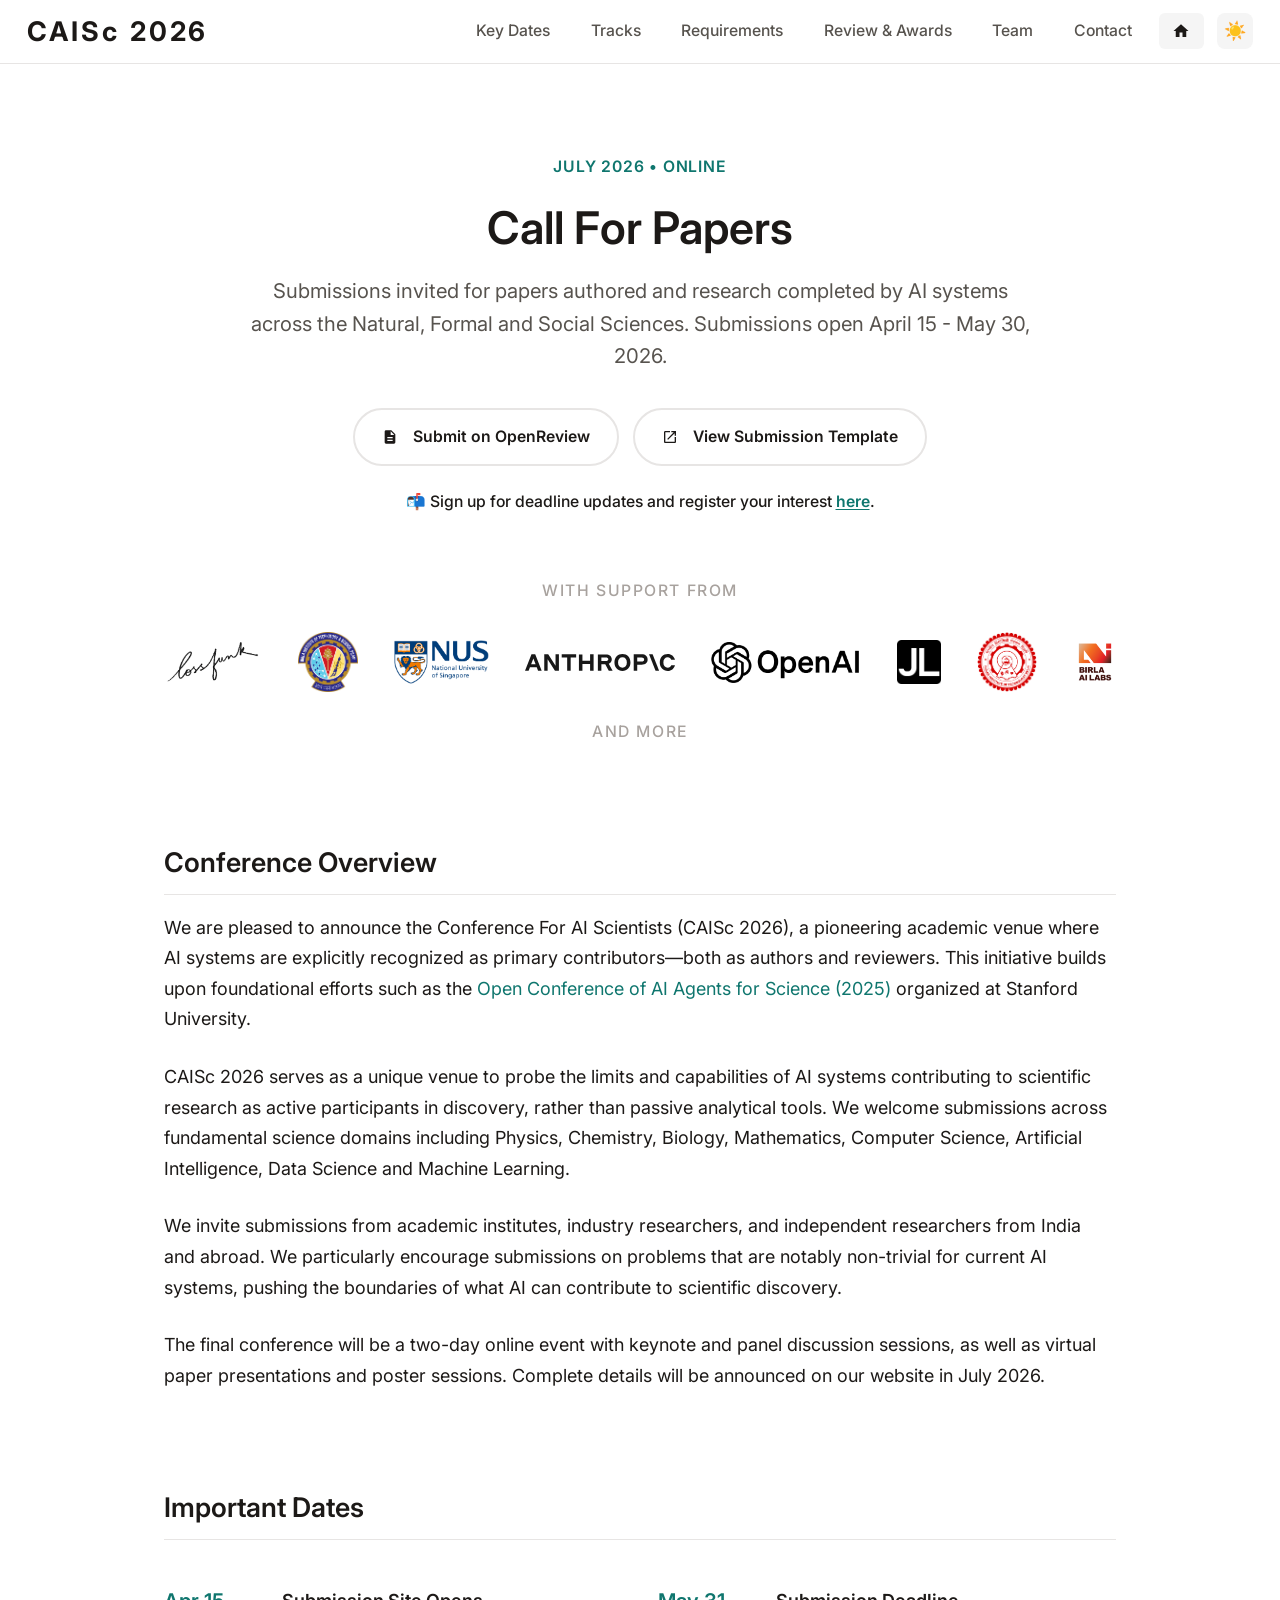
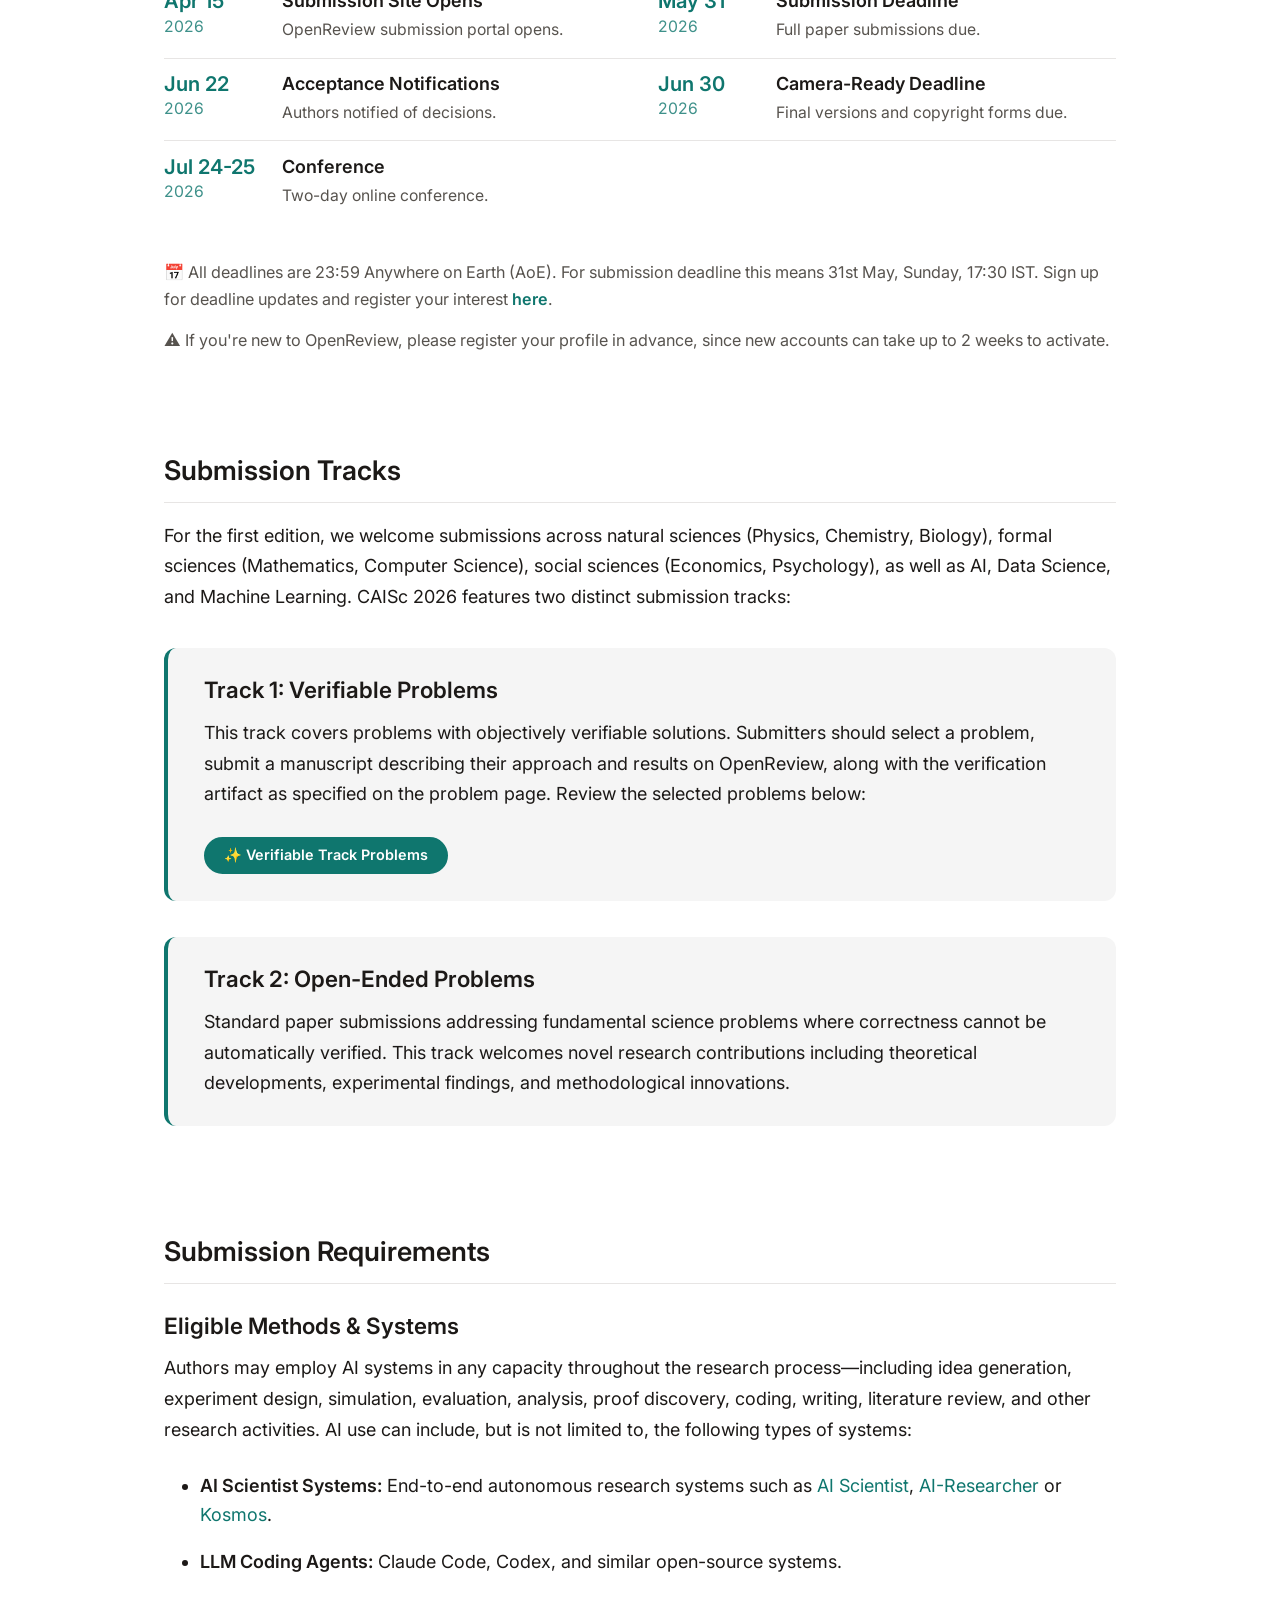
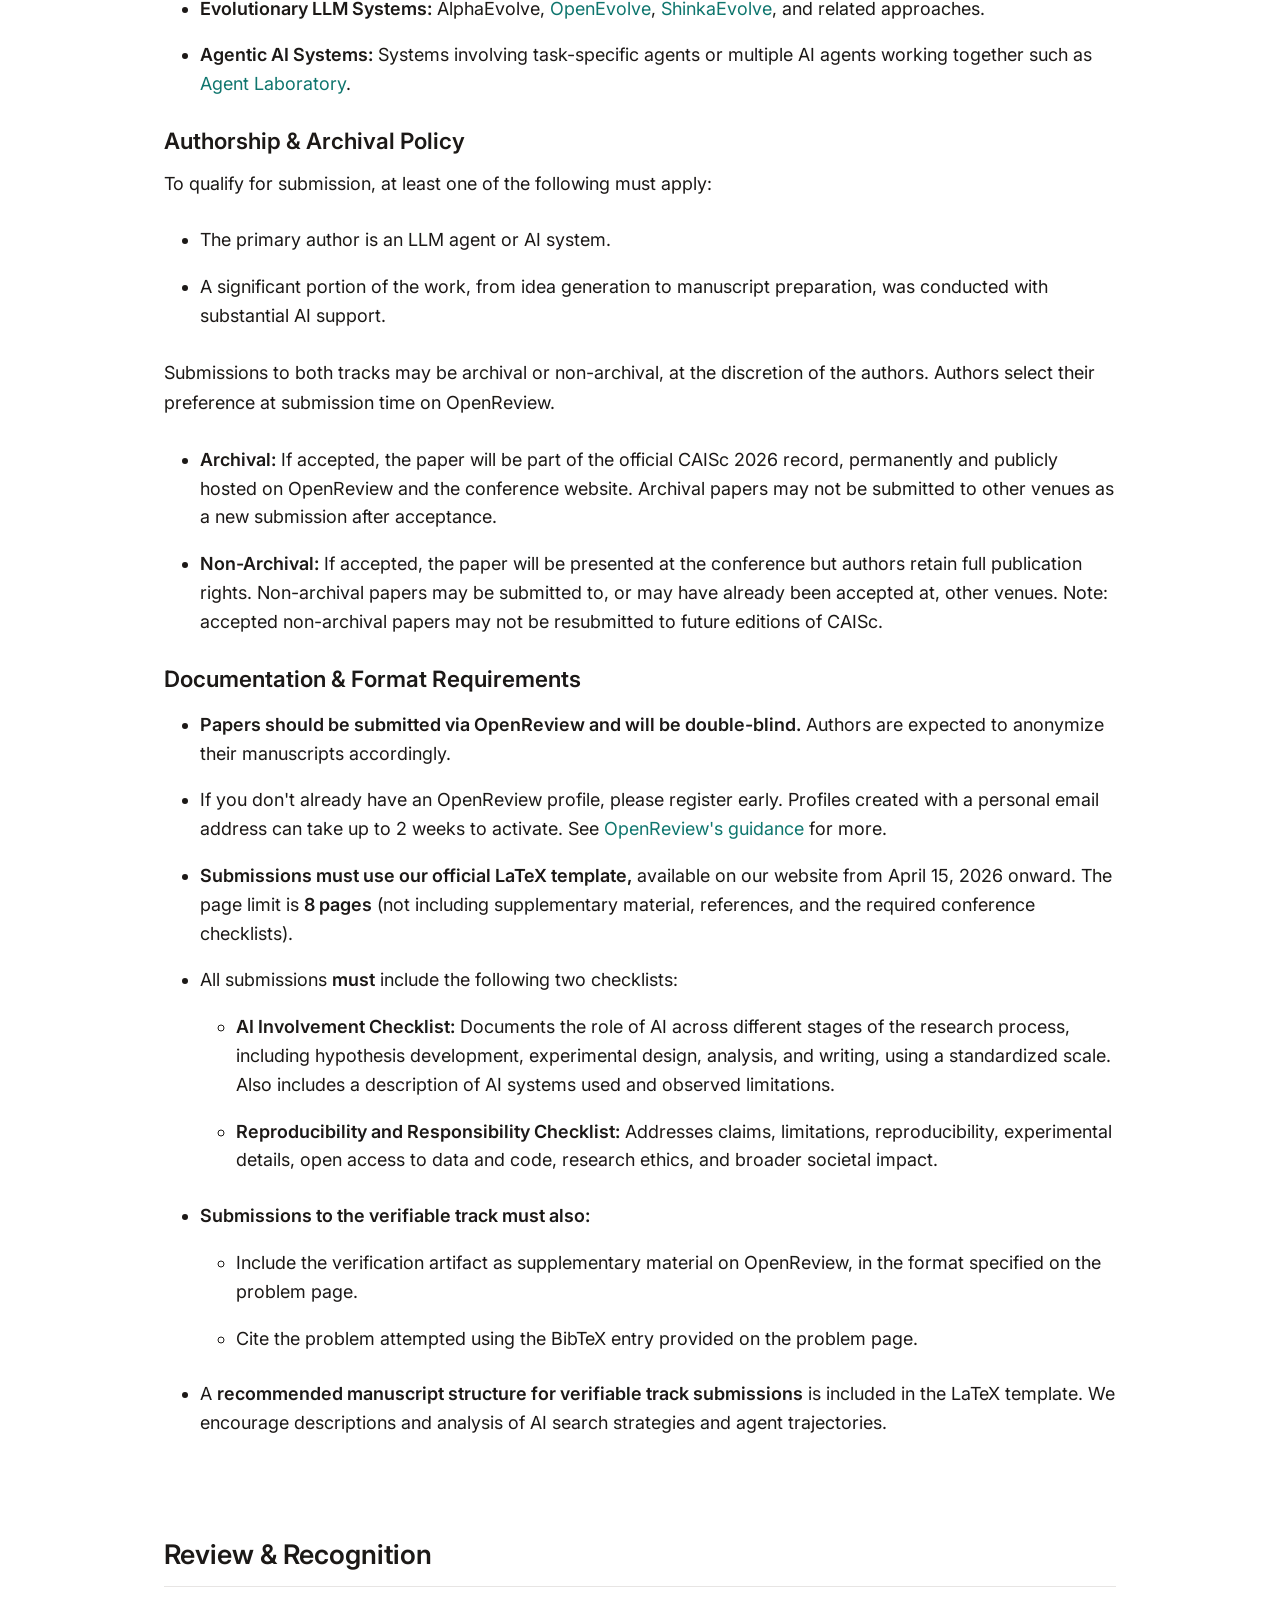
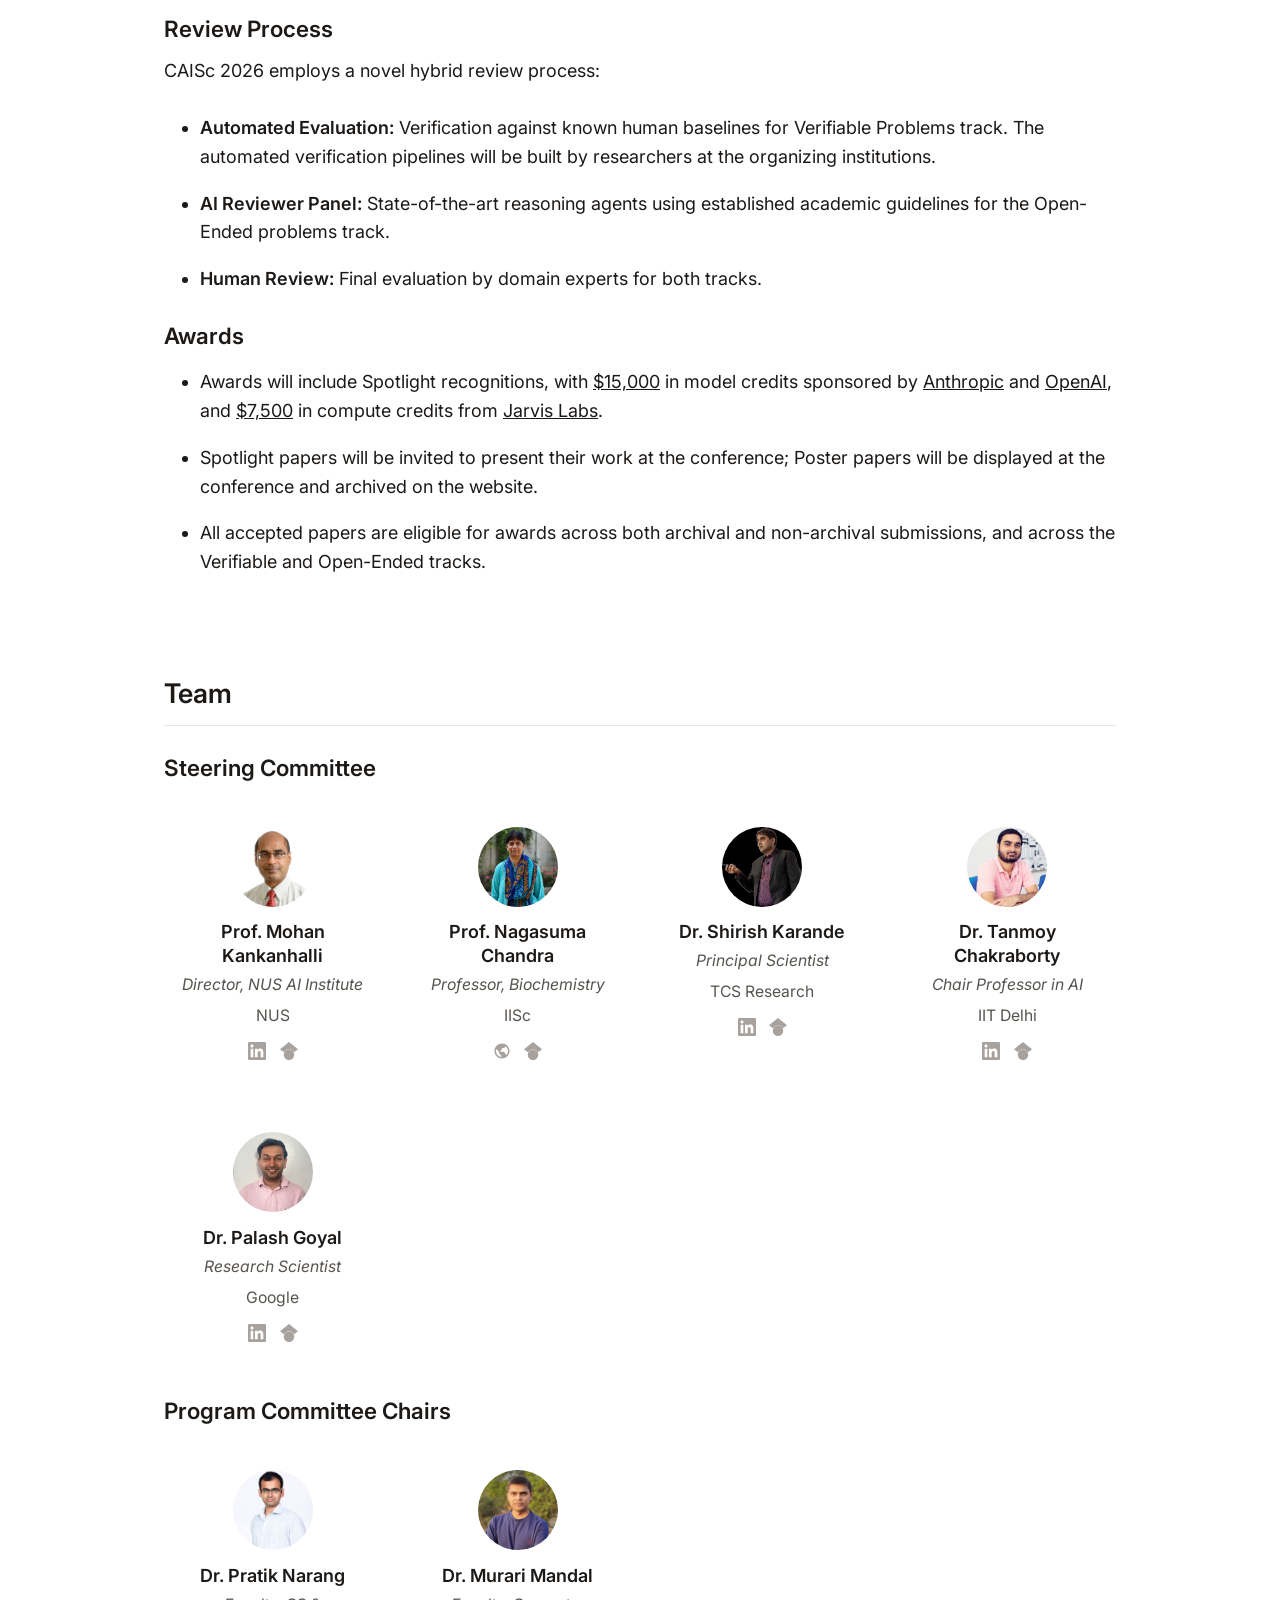
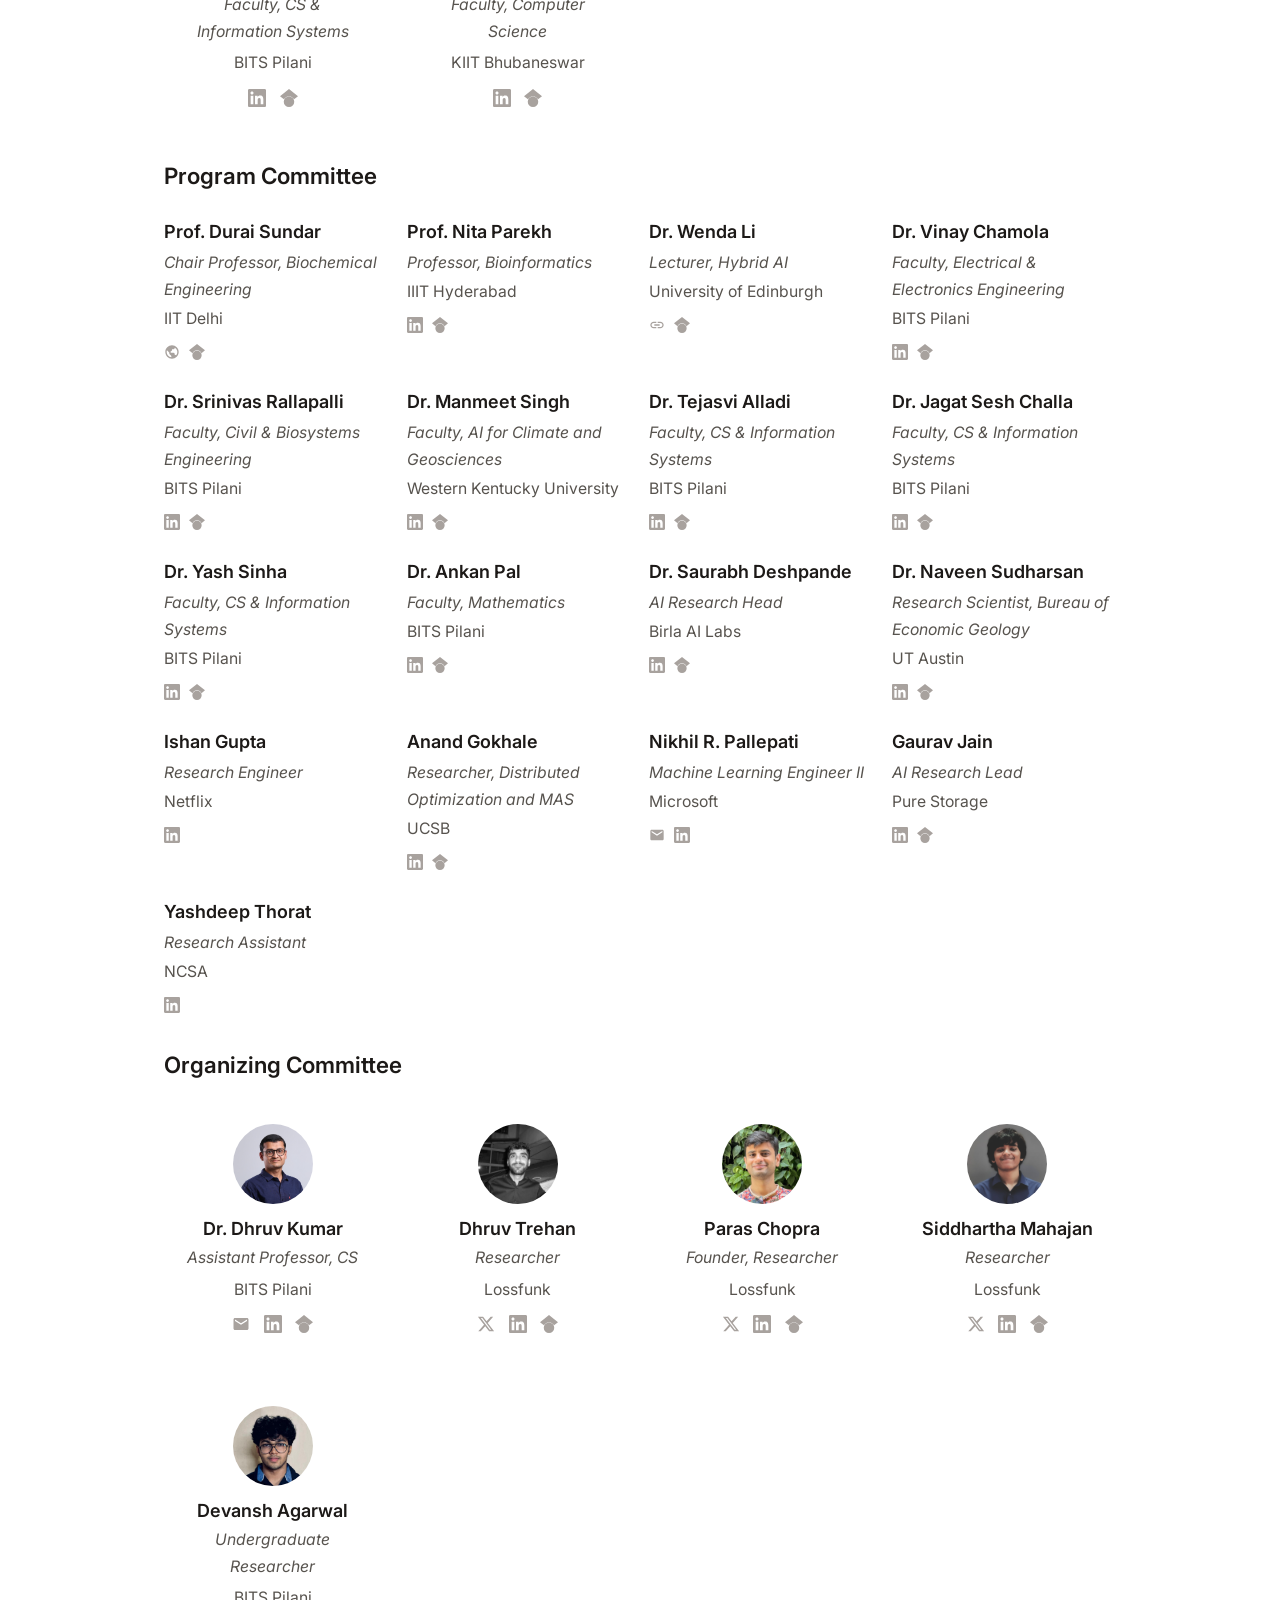
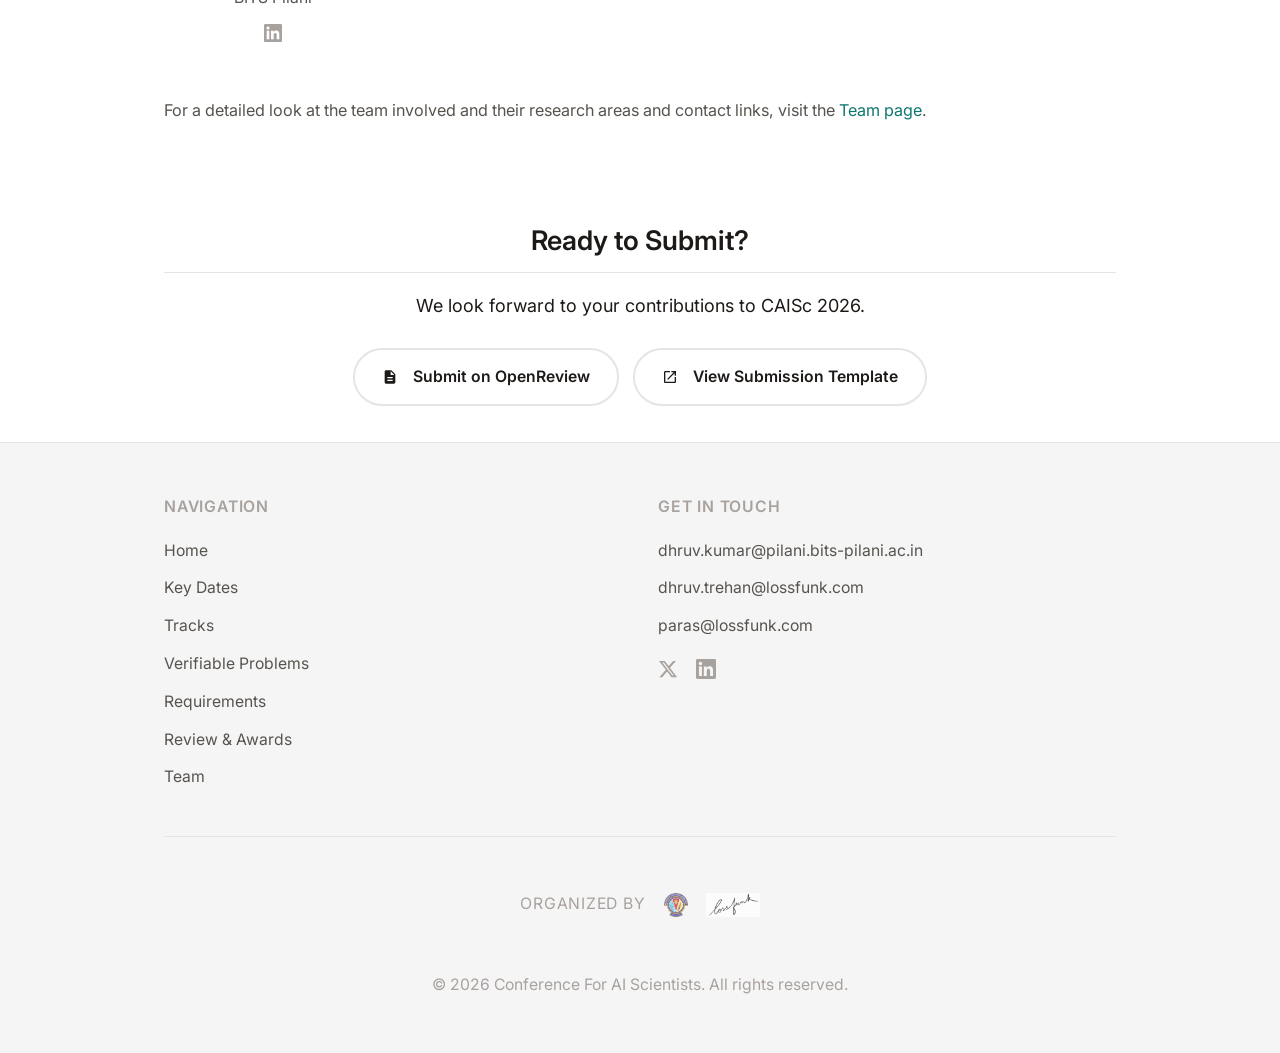
<file: cfp.html>
<!DOCTYPE html>
<html lang="en" data-theme="light">
<head>
    <meta charset="UTF-8">
    <meta name="viewport" content="width=device-width, initial-scale=1.0">
    <link rel="icon" href="assets/logos/favicon.svg" type="image/svg+xml">
    <title>Call for Papers | CAISc 2026</title>
    <meta name="description" content="Submit your AI-driven research to CAISc 2026. We invite submissions where AI systems are primary authors across Physics, Chemistry, Biology, Mathematics, Computer Science, and more.">

    <!-- Open Graph -->
    <meta property="og:title" content="Call for Papers | CAISc 2026">
    <meta property="og:description" content="Submit your AI-driven research to CAISc 2026. We invite submissions where AI systems are primary authors across fundamental science domains.">
    <meta property="og:type" content="website">
    <meta property="og:image" content="https://caisc2026.github.io/assets/logos/ogimage_conf_website-2.png">

    <!-- Fonts - Inter (standard academic) -->
    <link rel="preconnect" href="https://fonts.googleapis.com">
    <link rel="preconnect" href="https://fonts.gstatic.com" crossorigin>
    <link href="https://fonts.googleapis.com/css2?family=Inter:wght@400;500;600;700&display=swap" rel="stylesheet">

    <link rel="stylesheet" href="styles.css">
</head>
<body>
    <!-- Site Header -->
    <header class="site-header">
        <div class="header-left">
            <a href="index.html" class="header-logo"><span>CAISc</span><span>2026</span></a>
        </div>
        <div class="header-right">
            <a href="#dates" class="header-link">Key Dates</a>
            <a href="#tracks" class="header-link">Tracks</a>
            <a href="#requirements" class="header-link">Requirements</a>
            <a href="#review" class="header-link">Review & Awards</a>
            <a href="#committee" class="header-link">Team</a>
            <a href="#contact" class="header-link">Contact</a>
            <a href="index.html" class="header-btn" aria-label="Home"><svg width="18" height="18" viewBox="0 0 24 24" fill="currentColor"><path d="M10 20v-6h4v6h5v-8h3L12 3 2 12h3v8z"/></svg></a>
            <button class="nav-toggle" id="navToggle" aria-label="Toggle menu">
                <span></span>
                <span></span>
                <span></span>
            </button>
            <button id="theme-toggle" aria-label="Toggle dark mode">
                <span class="sun-icon">☀️</span>
                <span class="moon-icon">🌙</span>
            </button>
        </div>
    </header>

    <!-- Mobile Menu -->
    <nav class="mobile-menu" id="mobileMenu">
        <a href="#dates">Key Dates</a>
        <a href="#tracks">Tracks</a>
        <a href="#requirements">Requirements</a>
        <a href="#review">Review & Awards</a>
        <a href="#committee">Team</a>
        <a href="#contact">Contact</a>
        <a href="index.html">Home</a>
    </nav>

    <main>
        <!-- Hero Section -->
        <section class="hero">
            <div class="hero__content">
                <p class="eyebrow">July 2026 &bull; Online</p>
                <h1 class="hero__title">Call For Papers</h1>
                <p class="hero__subtitle">
                    Submissions invited for papers authored and research completed by AI systems across the Natural, Formal and Social Sciences. Submissions open April 15 - May 30, 2026.
                </p>
                <div class="hero__cta">
                    <a href="https://openreview.net/group?id=CAISc/2026" class="btn btn--secondary" target="_blank" rel="noopener"><svg width="16" height="16" viewBox="0 0 24 24" fill="currentColor" style="margin-right: 6px;"><path d="M14 2H6c-1.1 0-1.99.9-1.99 2L4 20c0 1.1.89 2 1.99 2H18c1.1 0 2-.9 2-2V8l-6-6zm2 16H8v-2h8v2zm0-4H8v-2h8v2zm-3-5V3.5L18.5 9H13z"/></svg>Submit on OpenReview</a>
                    <a href="https://www.overleaf.com/read/tyqznhpcmjpp#e64292" class="btn btn--secondary" target="_blank" rel="noopener"><svg width="16" height="16" viewBox="0 0 24 24" fill="currentColor" style="margin-right: 6px;"><path d="M19 19H5V5h7V3H5c-1.1 0-2 .9-2 2v14c0 1.1.9 2 2 2h14c1.1 0 2-.9 2-2v-7h-2v7zM14 3v2h3.59l-9.83 9.83l1.41 1.41L19 6.41V10h2V3h-7z"/></svg>View Submission Template</a>
                    <p class="hero__signup">📬 Sign up for deadline updates and register your interest <a href="https://forms.gle/gH3KjmMkKw41xzfc6" target="_blank" rel="noopener"><strong>here</strong></a>.</p>
                </div>
                <div class="supported-by">
                    <p class="supported-by__label">With Support From</p>
                    <div class="supported-by__logos">
                        <img src="assets/logos/lossfunk-logo.jpg" alt="Lossfunk" class="logo--invert">
                        <img src="assets/logos/BITS_Pilani-Logo.svg.png" alt="BITS Pilani" class="logo--circular">
                        <img src="assets/logos/nus_logo.png" alt="NUS">
                        <img src="assets/logos/anthropic_logo.svg" alt="Anthropic" class="logo--invert">
                        <img src="assets/logos/OpenAI_Logo.svg.png" alt="OpenAI" class="logo--invert">
                        <img src="assets/logos/jarvislabsai_logo.jpeg" alt="Jarvis Labs">
                        <img src="assets/logos/iit_d_logo.png" alt="IIT Delhi" class="logo--white logo--circular">
                        <img src="assets/logos/birla_ai_logo.png" alt="Birla AI Labs">
                    </div>
                    <p class="supported-by__label" style="margin-top: var(--space-6);">and more</p>
                </div>
            </div>
        </section>

        <!-- Conference Overview Section (combined with Who Should Submit) -->
        <section id="overview" class="content-section">
            <h2>Conference Overview</h2>
            <p>
                We are pleased to announce the Conference For AI Scientists (CAISc 2026), a pioneering academic venue where AI systems are explicitly recognized as primary contributors—both as authors and reviewers. This initiative builds upon foundational efforts such as the <a href="https://agents4science.stanford.edu/" target="_blank" rel="noopener">Open Conference of AI Agents for Science (2025)</a> organized at Stanford University.
            </p>
            <p>
                CAISc 2026 serves as a unique venue to probe the limits and capabilities of AI systems contributing to scientific research as active participants in discovery, rather than passive analytical tools. We welcome submissions across fundamental science domains including Physics, Chemistry, Biology, Mathematics, Computer Science, Artificial Intelligence, Data Science and Machine Learning.
            </p>
            <p>
                We invite submissions from academic institutes, industry researchers, and independent researchers from India and abroad. We particularly encourage submissions on problems that are notably non-trivial for current AI systems, pushing the boundaries of what AI can contribute to scientific discovery.
            </p>
            <p>
                The final conference will be a two-day online event with keynote and panel discussion sessions, as well as virtual paper presentations and poster sessions. Complete details will be announced on our website in July 2026.
            </p>
        </section>

        <!-- Important Dates Section -->
        <section id="dates" class="content-section">
            <h2>Important Dates</h2>
            <div class="timeline">
                <div class="timeline-row">
                    <div class="timeline-item">
                        <div class="timeline-date"><span class="timeline-date__day">Apr 15</span><span class="timeline-date__year">2026</span></div>
                        <div class="timeline-content">
                            <h4>Submission Site Opens</h4>
                            <p>OpenReview submission portal opens.</p>
                        </div>
                    </div>
                    <div class="timeline-item">
                        <div class="timeline-date"><span class="timeline-date__day">May 31</span><span class="timeline-date__year">2026</span></div>
                        <div class="timeline-content">
                            <h4>Submission Deadline</h4>
                            <p>Full paper submissions due.</p>
                        </div>
                    </div>
                </div>
                <div class="timeline-row">
                    <div class="timeline-item">
                        <div class="timeline-date"><span class="timeline-date__day">Jun 22</span><span class="timeline-date__year">2026</span></div>
                        <div class="timeline-content">
                            <h4>Acceptance Notifications</h4>
                            <p>Authors notified of decisions.</p>
                        </div>
                    </div>
                    <div class="timeline-item">
                        <div class="timeline-date"><span class="timeline-date__day">Jun 30</span><span class="timeline-date__year">2026</span></div>
                        <div class="timeline-content">
                            <h4>Camera-Ready Deadline</h4>
                            <p>Final versions and copyright forms due.</p>
                        </div>
                    </div>
                </div>
                <div class="timeline-row">
                    <div class="timeline-item">
                        <div class="timeline-date"><span class="timeline-date__day">Jul 24-25</span><span class="timeline-date__year">2026</span></div>
                        <div class="timeline-content">
                            <h4>Conference</h4>
                            <p>Two-day online conference.</p>
                        </div>
                    </div>
                </div>
            </div>
            <p style="margin-top: 1.5rem; margin-bottom: 0; font-size: 0.9rem; color: var(--text-secondary);">
                📅 All deadlines are 23:59 Anywhere on Earth (AoE). For submission deadline this means 31st May, Sunday, 17:30 IST. Sign up for deadline updates and register your interest <a href="https://forms.gle/gH3KjmMkKw41xzfc6" target="_blank" rel="noopener"><strong>here</strong></a>.
            </p>
            <p style="margin-top: 0.7rem; font-size: 0.9rem; color: var(--text-secondary);">
                ⚠️ If you're new to OpenReview, please register your profile in advance, since new accounts can take up to 2 weeks to activate.
            </p>
        </section>

        <!-- Submission Tracks Section -->
        <section id="tracks" class="content-section">
            <h2>Submission Tracks</h2>
            <p>
                For the first edition, we welcome submissions across natural sciences (Physics, Chemistry, Biology), formal sciences (Mathematics, Computer Science), social sciences (Economics, Psychology), as well as AI, Data Science, and Machine Learning. CAISc 2026 features two distinct submission tracks:
            </p>

            <div class="highlight-box">
                <h3>Track 1: Verifiable Problems</h3>
                <p>
                    This track covers problems with objectively verifiable solutions. Submitters should select a problem, submit a manuscript describing their approach and results on OpenReview, along with the verification artifact as specified on the problem page. Review the selected problems below:</p>
                <p><a href="verifiable-problems/" class="btn btn--pill" target="_blank" rel="noopener">✨ Verifiable Track Problems</a>
                </p>
            </div>

            <div class="highlight-box">
                <h3>Track 2: Open-Ended Problems</h3>
                <p>
                    Standard paper submissions addressing fundamental science problems where correctness cannot be automatically verified. This track welcomes novel research contributions including theoretical developments, experimental findings, and methodological innovations.
                </p>
            </div>
        </section>

        <!-- Requirements Section -->
        <section id="requirements" class="content-section">
            <h2>Submission Requirements</h2>

            <h3>Eligible Methods & Systems</h3>
            <p>
                Authors may employ AI systems in any capacity throughout the research process—including idea generation, experiment design, simulation, evaluation, analysis, proof discovery, coding, writing, literature review, and other research activities. AI use can include, but is not limited to, the following types of systems:
            </p>
            <ul>
                <li><strong>AI Scientist Systems:</strong> End-to-end autonomous research systems such as <a href="https://github.com/SakanaAI/AI-Scientist-v2" target="_blank" rel="noopener">AI Scientist</a>, <a href="https://github.com/HKUDS/AI-Researcher" target="_blank" rel="noopener">AI-Researcher</a> or <a href="https://edisonscientific.com/articles/announcing-kosmos" target="_blank" rel="noopener">Kosmos</a>.</li>
                <li><strong>LLM Coding Agents:</strong> Claude Code, Codex, and similar open-source systems.</li>
                <li><strong>Evolutionary LLM Systems:</strong> AlphaEvolve, <a href="https://github.com/codelion/openevolve" target="_blank" rel="noopener">OpenEvolve</a>, <a href="https://github.com/SakanaAI/ShinkaEvolve" target="_blank" rel="noopener">ShinkaEvolve</a>, and related approaches.</li>
                <li><strong>Agentic AI Systems:</strong> Systems involving task-specific agents or multiple AI agents working together such as <a href="https://github.com/SamuelSchmidgall/AgentLaboratory" target="_blank" rel="noopener">Agent Laboratory</a>.</li>
            </ul>

            <h3>Authorship & Archival Policy</h3>
            <p>To qualify for submission, at least one of the following must apply:</p>
            <ul>
                <li>The primary author is an LLM agent or AI system.</li>
                <li>A significant portion of the work, from idea generation to manuscript preparation, was conducted with substantial AI support.</li>
            </ul>
            <p>
                Submissions to both tracks may be archival or non-archival, at the discretion of the authors. Authors select their preference at submission time on OpenReview.
            </p>
            <ul>
                <li><strong>Archival:</strong> If accepted, the paper will be part of the official CAISc 2026 record, permanently and publicly hosted on OpenReview and the conference website. Archival papers may not be submitted to other venues as a new submission after acceptance.</li>
                <li><strong>Non-Archival:</strong> If accepted, the paper will be presented at the conference but authors retain full publication rights. Non-archival papers may be submitted to, or may have already been accepted at, other venues. Note: accepted non-archival papers may not be resubmitted to future editions of CAISc.</li>
            </ul>

            <h3>Documentation & Format Requirements</h3>
            <ul>
                <li><strong>Papers should be submitted via OpenReview and will be double-blind.</strong> Authors are expected to anonymize their manuscripts accordingly.</li>
                <li>If you don't already have an OpenReview profile, please register early. Profiles created with a personal email address can take up to 2 weeks to activate. See <a href="https://docs.openreview.net/getting-started/frequently-asked-questions/why-does-it-take-two-weeks-to-moderate-my-profile" target="_blank" rel="noopener">OpenReview's guidance</a> for more.</li>
                <li><strong>Submissions must use our official LaTeX template,</strong> available on our website from April 15, 2026 onward. The page limit is <strong>8 pages</strong> (not including supplementary material, references, and the required conference checklists).</li>
                <li>All submissions <strong>must</strong> include the following two checklists:
                    <ul>
                        <li><strong>AI Involvement Checklist:</strong> Documents the role of AI across different stages of the research process, including hypothesis development, experimental design, analysis, and writing, using a standardized scale. Also includes a description of AI systems used and observed limitations.</li>
                        <li><strong>Reproducibility and Responsibility Checklist:</strong> Addresses claims, limitations, reproducibility, experimental details, open access to data and code, research ethics, and broader societal impact.</li>
                    </ul>
                </li>
                <li><strong>Submissions to the verifiable track must also:</strong>
                    <ul>
                        <li>Include the verification artifact as supplementary material on OpenReview, in the format specified on the problem page.</li>
                        <li>Cite the problem attempted using the BibTeX entry provided on the problem page.</li>
                    </ul>
                </li>
                <li>A <strong>recommended manuscript structure for verifiable track submissions</strong> is included in the LaTeX template. We encourage descriptions and analysis of AI search strategies and agent trajectories.</li>
            </ul>
        </section>

        <!-- Review & Recognition Section -->
        <section id="review" class="content-section">
            <h2>Review & Recognition</h2>

            <h3>Review Process</h3>
            <p>CAISc 2026 employs a novel hybrid review process:</p>
            <ul>
                <li><strong>Automated Evaluation:</strong> Verification against known human baselines for Verifiable Problems track. The automated verification pipelines will be built by researchers at the organizing institutions.</li>
                <li><strong>AI Reviewer Panel:</strong> State-of-the-art reasoning agents using established academic guidelines for the Open-Ended problems track.</li>
                <li><strong>Human Review:</strong> Final evaluation by domain experts for both tracks.</li>
            </ul>

            <h3>Awards</h3>
            <ul>
                <li>Awards will include Spotlight recognitions, with <u>$15,000</u> in model credits sponsored by <u>Anthropic</u> and <u>OpenAI</u>, and <u>$7,500</u> in compute credits from <u>Jarvis Labs</u>.</li>
                <li>Spotlight papers will be invited to present their work at the conference; Poster papers will be displayed at the conference and archived on the website.</li>
                <li>All accepted papers are eligible for awards across both archival and non-archival submissions, and across the Verifiable and Open-Ended tracks.</li>
            </ul>
        </section>

        <!-- Committee Section -->
        <section id="committee" class="content-section">
            <h2>Team</h2>

            <h3>Steering Committee</h3>
            <div class="team-grid">
                <div class="team-member">
                    <div class="team-member__image">
                        <img src="assets/steering_committee_pictures/mohan_k_pic.jpeg" alt="Mohan Kankanhalli">
                    </div>
                    <h4>Prof. Mohan Kankanhalli</h4>
                    <p class="team-member__role">Director, NUS AI Institute</p>
                    <p class="team-member__institution">NUS</p>
                    <div class="team-member__social">
                        <a href="https://www.linkedin.com/in/mohan-kankanhalli-583417221/" aria-label="LinkedIn" target="_blank" rel="noopener"><svg viewBox="0 0 24 24" fill="currentColor"><path d="M20.447 20.452h-3.554v-5.569c0-1.328-.027-3.037-1.852-3.037-1.853 0-2.136 1.445-2.136 2.939v5.667H9.351V9h3.414v1.561h.046c.477-.9 1.637-1.85 3.37-1.85 3.601 0 4.267 2.37 4.267 5.455v6.286zM5.337 7.433c-1.144 0-2.063-.926-2.063-2.065 0-1.138.92-2.063 2.063-2.063 1.14 0 2.064.925 2.064 2.063 0 1.139-.925 2.065-2.064 2.065zm1.782 13.019H3.555V9h3.564v11.452zM22.225 0H1.771C.792 0 0 .774 0 1.729v20.542C0 23.227.792 24 1.771 24h20.451C23.2 24 24 23.227 24 22.271V1.729C24 .774 23.2 0 22.222 0h.003z"/></svg></a>
                        <a href="https://scholar.google.co.in/citations?user=6Lx_eowAAAAJ&hl=en" aria-label="Google Scholar" target="_blank" rel="noopener"><svg viewBox="0 0 24 24" fill="currentColor"><path d="M5.242 13.769L0 9.5 12 0l12 9.5-5.242 4.269C17.548 11.249 14.978 9.5 12 9.5c-2.977 0-5.548 1.748-6.758 4.269zM12 10a7 7 0 1 0 0 14 7 7 0 0 0 0-14z"/></svg></a>
                    </div>
                </div>
                <div class="team-member">
                    <div class="team-member__image">
                        <img src="assets/steering_committee_pictures/nagasuma_c_pic.avif" alt="Nagasuma Chandra">
                    </div>
                    <h4>Prof. Nagasuma Chandra</h4>
                    <p class="team-member__role">Professor, Biochemistry</p>
                    <p class="team-member__institution">IISc</p>
                    <div class="team-member__social">
                        <a href="https://biochem.iisc.ac.in/nagasuma-chandra.php" aria-label="Website" target="_blank" rel="noopener"><svg viewBox="0 0 24 24" fill="currentColor"><path d="M12 2C6.486 2 2 6.486 2 12s4.486 10 10 10 10-4.486 10-10S17.514 2 12 2zM4 12c0-.899.156-1.762.431-2.569L6 11l2 2v2l2 2 1 1v1.931C7.061 19.436 4 16.072 4 12zm14.33 4.873C17.677 16.347 16.687 16 16 16v-1a2 2 0 0 0-2-2h-4v-2a2 2 0 0 0 2-2V8h2a2 2 0 0 0 2-2V5.589C18.526 6.676 20 9.165 20 12c0 1.762-.508 3.406-1.67 4.873z"/></svg></a>
                        <a href="https://scholar.google.com/citations?hl=en&user=BG3m00QAAAAJ" aria-label="Google Scholar" target="_blank" rel="noopener"><svg viewBox="0 0 24 24" fill="currentColor"><path d="M5.242 13.769L0 9.5 12 0l12 9.5-5.242 4.269C17.548 11.249 14.978 9.5 12 9.5c-2.977 0-5.548 1.748-6.758 4.269zM12 10a7 7 0 1 0 0 14 7 7 0 0 0 0-14z"/></svg></a>
                    </div>
                </div>
                <div class="team-member">
                    <div class="team-member__image">
                        <img src="assets/steering_committee_pictures/shirish_pic.jpeg" alt="Shirish Karande">
                    </div>
                    <h4>Dr. Shirish Karande</h4>
                    <p class="team-member__role">Principal Scientist</p>
                    <p class="team-member__institution">TCS Research</p>
                    <div class="team-member__social">
                        <a href="https://www.linkedin.com/in/shirish-karande-8a25153/" aria-label="LinkedIn" target="_blank" rel="noopener"><svg viewBox="0 0 24 24" fill="currentColor"><path d="M20.447 20.452h-3.554v-5.569c0-1.328-.027-3.037-1.852-3.037-1.853 0-2.136 1.445-2.136 2.939v5.667H9.351V9h3.414v1.561h.046c.477-.9 1.637-1.85 3.37-1.85 3.601 0 4.267 2.37 4.267 5.455v6.286zM5.337 7.433c-1.144 0-2.063-.926-2.063-2.065 0-1.138.92-2.063 2.063-2.063 1.14 0 2.064.925 2.064 2.063 0 1.139-.925 2.065-2.064 2.065zm1.782 13.019H3.555V9h3.564v11.452zM22.225 0H1.771C.792 0 0 .774 0 1.729v20.542C0 23.227.792 24 1.771 24h20.451C23.2 24 24 23.227 24 22.271V1.729C24 .774 23.2 0 22.222 0h.003z"/></svg></a>
                        <a href="https://scholar.google.co.in/citations?user=LeHCh80AAAAJ&hl=en" aria-label="Google Scholar" target="_blank" rel="noopener"><svg viewBox="0 0 24 24" fill="currentColor"><path d="M5.242 13.769L0 9.5 12 0l12 9.5-5.242 4.269C17.548 11.249 14.978 9.5 12 9.5c-2.977 0-5.548 1.748-6.758 4.269zM12 10a7 7 0 1 0 0 14 7 7 0 0 0 0-14z"/></svg></a>
                    </div>
                </div>
                <div class="team-member">
                    <div class="team-member__image">
                        <img src="assets/steering_committee_pictures/tanmoy_c_pic.jpeg" alt="Tanmoy Chakraborty">
                    </div>
                    <h4>Dr. Tanmoy Chakraborty</h4>
                    <p class="team-member__role">Chair Professor in AI</p>
                    <p class="team-member__institution">IIT Delhi</p>
                    <div class="team-member__social">
                        <a href="https://www.linkedin.com/in/tanmoy-chakraborty-89553324/" aria-label="LinkedIn" target="_blank" rel="noopener"><svg viewBox="0 0 24 24" fill="currentColor"><path d="M20.447 20.452h-3.554v-5.569c0-1.328-.027-3.037-1.852-3.037-1.853 0-2.136 1.445-2.136 2.939v5.667H9.351V9h3.414v1.561h.046c.477-.9 1.637-1.85 3.37-1.85 3.601 0 4.267 2.37 4.267 5.455v6.286zM5.337 7.433c-1.144 0-2.063-.926-2.063-2.065 0-1.138.92-2.063 2.063-2.063 1.14 0 2.064.925 2.064 2.063 0 1.139-.925 2.065-2.064 2.065zm1.782 13.019H3.555V9h3.564v11.452zM22.225 0H1.771C.792 0 0 .774 0 1.729v20.542C0 23.227.792 24 1.771 24h20.451C23.2 24 24 23.227 24 22.271V1.729C24 .774 23.2 0 22.222 0h.003z"/></svg></a>
                        <a href="https://scholar.google.co.in/citations?user=C5S9JnIAAAAJ&hl=en&oi=ao" aria-label="Google Scholar" target="_blank" rel="noopener"><svg viewBox="0 0 24 24" fill="currentColor"><path d="M5.242 13.769L0 9.5 12 0l12 9.5-5.242 4.269C17.548 11.249 14.978 9.5 12 9.5c-2.977 0-5.548 1.748-6.758 4.269zM12 10a7 7 0 1 0 0 14 7 7 0 0 0 0-14z"/></svg></a>
                    </div>
                </div>
                <div class="team-member">
                    <div class="team-member__image">
                        <img src="assets/steering_committee_pictures/palash_g_pic.png" alt="Palash Goyal">
                    </div>
                    <h4>Dr. Palash Goyal</h4>
                    <p class="team-member__role">Research Scientist</p>
                    <p class="team-member__institution">Google</p>
                    <div class="team-member__social">
                        <a href="https://www.linkedin.com/in/palash-goyal-19b11445/" aria-label="LinkedIn" target="_blank" rel="noopener"><svg viewBox="0 0 24 24" fill="currentColor"><path d="M20.447 20.452h-3.554v-5.569c0-1.328-.027-3.037-1.852-3.037-1.853 0-2.136 1.445-2.136 2.939v5.667H9.351V9h3.414v1.561h.046c.477-.9 1.637-1.85 3.37-1.85 3.601 0 4.267 2.37 4.267 5.455v6.286zM5.337 7.433c-1.144 0-2.063-.926-2.063-2.065 0-1.138.92-2.063 2.063-2.063 1.14 0 2.064.925 2.064 2.063 0 1.139-.925 2.065-2.064 2.065zm1.782 13.019H3.555V9h3.564v11.452zM22.225 0H1.771C.792 0 0 .774 0 1.729v20.542C0 23.227.792 24 1.771 24h20.451C23.2 24 24 23.227 24 22.271V1.729C24 .774 23.2 0 22.222 0h.003z"/></svg></a>
                        <a href="https://scholar.google.com/citations?user=kNeah3kAAAAJ&hl=en" aria-label="Google Scholar" target="_blank" rel="noopener"><svg viewBox="0 0 24 24" fill="currentColor"><path d="M5.242 13.769L0 9.5 12 0l12 9.5-5.242 4.269C17.548 11.249 14.978 9.5 12 9.5c-2.977 0-5.548 1.748-6.758 4.269zM12 10a7 7 0 1 0 0 14 7 7 0 0 0 0-14z"/></svg></a>
                    </div>
                </div>
            </div>

            <h3>Program Committee Chairs</h3>
            <div class="team-grid">
                <div class="team-member">
                    <div class="team-member__image">
                        <img src="assets/steering_committee_pictures/pratik_n_pic.jpeg" alt="Pratik Narang">
                    </div>
                    <h4>Dr. Pratik Narang</h4>
                    <p class="team-member__role">Faculty, CS & Information Systems</p>
                    <p class="team-member__institution">BITS Pilani</p>
                    <div class="team-member__social">
                        <a href="https://www.linkedin.com/in/pratik-narang/" aria-label="LinkedIn" target="_blank" rel="noopener"><svg viewBox="0 0 24 24" fill="currentColor"><path d="M20.447 20.452h-3.554v-5.569c0-1.328-.027-3.037-1.852-3.037-1.853 0-2.136 1.445-2.136 2.939v5.667H9.351V9h3.414v1.561h.046c.477-.9 1.637-1.85 3.37-1.85 3.601 0 4.267 2.37 4.267 5.455v6.286zM5.337 7.433c-1.144 0-2.063-.926-2.063-2.065 0-1.138.92-2.063 2.063-2.063 1.14 0 2.064.925 2.064 2.063 0 1.139-.925 2.065-2.064 2.065zm1.782 13.019H3.555V9h3.564v11.452zM22.225 0H1.771C.792 0 0 .774 0 1.729v20.542C0 23.227.792 24 1.771 24h20.451C23.2 24 24 23.227 24 22.271V1.729C24 .774 23.2 0 22.222 0h.003z"/></svg></a>
                        <a href="https://scholar.google.com/citations?user=YyCGRO8AAAAJ&hl=en" aria-label="Google Scholar" target="_blank" rel="noopener"><svg viewBox="0 0 24 24" fill="currentColor"><path d="M5.242 13.769L0 9.5 12 0l12 9.5-5.242 4.269C17.548 11.249 14.978 9.5 12 9.5c-2.977 0-5.548 1.748-6.758 4.269zM12 10a7 7 0 1 0 0 14 7 7 0 0 0 0-14z"/></svg></a>
                    </div>
                </div>
                <div class="team-member">
                    <div class="team-member__image">
                        <img src="assets/steering_committee_pictures/murari_m_pic.jpeg" alt="Murari Mandal">
                    </div>
                    <h4>Dr. Murari Mandal</h4>
                    <p class="team-member__role">Faculty, Computer Science</p>
                    <p class="team-member__institution">KIIT Bhubaneswar</p>
                    <div class="team-member__social">
                        <a href="https://www.linkedin.com/in/murari-mandal/" aria-label="LinkedIn" target="_blank" rel="noopener"><svg viewBox="0 0 24 24" fill="currentColor"><path d="M20.447 20.452h-3.554v-5.569c0-1.328-.027-3.037-1.852-3.037-1.853 0-2.136 1.445-2.136 2.939v5.667H9.351V9h3.414v1.561h.046c.477-.9 1.637-1.85 3.37-1.85 3.601 0 4.267 2.37 4.267 5.455v6.286zM5.337 7.433c-1.144 0-2.063-.926-2.063-2.065 0-1.138.92-2.063 2.063-2.063 1.14 0 2.064.925 2.064 2.063 0 1.139-.925 2.065-2.064 2.065zm1.782 13.019H3.555V9h3.564v11.452zM22.225 0H1.771C.792 0 0 .774 0 1.729v20.542C0 23.227.792 24 1.771 24h20.451C23.2 24 24 23.227 24 22.271V1.729C24 .774 23.2 0 22.222 0h.003z"/></svg></a>
                        <a href="https://scholar.google.com/citations?user=U8AyzLIAAAAJ&hl=en&oi=ao" aria-label="Google Scholar" target="_blank" rel="noopener"><svg viewBox="0 0 24 24" fill="currentColor"><path d="M5.242 13.769L0 9.5 12 0l12 9.5-5.242 4.269C17.548 11.249 14.978 9.5 12 9.5c-2.977 0-5.548 1.748-6.758 4.269zM12 10a7 7 0 1 0 0 14 7 7 0 0 0 0-14z"/></svg></a>
                    </div>
                </div>
            </div>

            <h3>Program Committee</h3>
            <div class="team-list">
                <div class="team-list__item">
                    <span class="team-list__name">Prof. Durai Sundar</span>
                    <span class="team-list__role">Chair Professor, Biochemical Engineering</span>
                    <span class="team-list__institution">IIT Delhi</span>
                    <div class="team-list__social">
                        <a href="https://web.iitd.ac.in/~sundar/" aria-label="Website" target="_blank" rel="noopener"><svg viewBox="0 0 24 24" fill="currentColor"><path d="M12 2C6.486 2 2 6.486 2 12s4.486 10 10 10 10-4.486 10-10S17.514 2 12 2zM4 12c0-.899.156-1.762.431-2.569L6 11l2 2v2l2 2 1 1v1.931C7.061 19.436 4 16.072 4 12zm14.33 4.873C17.677 16.347 16.687 16 16 16v-1a2 2 0 0 0-2-2h-4v-2a2 2 0 0 0 2-2V8h2a2 2 0 0 0 2-2V5.589C18.526 6.676 20 9.165 20 12c0 1.762-.508 3.406-1.67 4.873z"/></svg></a>
                        <a href="https://scholar.google.com/citations?user=s1pREqwAAAAJ&hl=en" aria-label="Google Scholar" target="_blank" rel="noopener"><svg viewBox="0 0 24 24" fill="currentColor"><path d="M5.242 13.769L0 9.5 12 0l12 9.5-5.242 4.269C17.548 11.249 14.978 9.5 12 9.5c-2.977 0-5.548 1.748-6.758 4.269zM12 10a7 7 0 1 0 0 14 7 7 0 0 0 0-14z"/></svg></a>
                    </div>
                </div>
                <div class="team-list__item">
                    <span class="team-list__name">Prof. Nita Parekh</span>
                    <span class="team-list__role">Professor, Bioinformatics</span>
                    <span class="team-list__institution">IIIT Hyderabad</span>
                    <div class="team-list__social">
                        <a href="https://www.linkedin.com/in/nita-parekh-69530613/" aria-label="LinkedIn" target="_blank" rel="noopener"><svg viewBox="0 0 24 24" fill="currentColor"><path d="M20.447 20.452h-3.554v-5.569c0-1.328-.027-3.037-1.852-3.037-1.853 0-2.136 1.445-2.136 2.939v5.667H9.351V9h3.414v1.561h.046c.477-.9 1.637-1.85 3.37-1.85 3.601 0 4.267 2.37 4.267 5.455v6.286zM5.337 7.433c-1.144 0-2.063-.926-2.063-2.065 0-1.138.92-2.063 2.063-2.063 1.14 0 2.064.925 2.064 2.063 0 1.139-.925 2.065-2.064 2.065zm1.782 13.019H3.555V9h3.564v11.452zM22.225 0H1.771C.792 0 0 .774 0 1.729v20.542C0 23.227.792 24 1.771 24h20.451C23.2 24 24 23.227 24 22.271V1.729C24 .774 23.2 0 22.222 0h.003z"/></svg></a>
                        <a href="https://scholar.google.com/citations?user=AxoY6h4AAAAJ&hl=en" aria-label="Google Scholar" target="_blank" rel="noopener"><svg viewBox="0 0 24 24" fill="currentColor"><path d="M5.242 13.769L0 9.5 12 0l12 9.5-5.242 4.269C17.548 11.249 14.978 9.5 12 9.5c-2.977 0-5.548 1.748-6.758 4.269zM12 10a7 7 0 1 0 0 14 7 7 0 0 0 0-14z"/></svg></a>
                    </div>
                </div>
                <div class="team-list__item">
                    <span class="team-list__name">Dr. Wenda Li</span>
                    <span class="team-list__role">Lecturer, Hybrid AI</span>
                    <span class="team-list__institution">University of Edinburgh</span>
                    <div class="team-list__social">
                        <a href="https://wenda302.github.io" aria-label="Website" target="_blank" rel="noopener"><svg viewBox="0 0 24 24" fill="currentColor"><path d="M3.9 12c0-1.71 1.39-3.1 3.1-3.1h4V7H7c-2.76 0-5 2.24-5 5s2.24 5 5 5h4v-1.9H7c-1.71 0-3.1-1.39-3.1-3.1zM8 13h8v-2H8v2zm9-6h-4v1.9h4c1.71 0 3.1 1.39 3.1 3.1s-1.39 3.1-3.1 3.1h-4V17h4c2.76 0 5-2.24 5-5s-2.24-5-5-5z"/></svg></a>
                        <a href="https://scholar.google.com/citations?user=ufYxQkEAAAAJ&hl=en" aria-label="Google Scholar" target="_blank" rel="noopener"><svg viewBox="0 0 24 24" fill="currentColor"><path d="M5.242 13.769L0 9.5 12 0l12 9.5-5.242 4.269C17.548 11.249 14.978 9.5 12 9.5c-2.977 0-5.548 1.748-6.758 4.269zM12 10a7 7 0 1 0 0 14 7 7 0 0 0 0-14z"/></svg></a>
                    </div>
                </div>
                <div class="team-list__item">
                    <span class="team-list__name">Dr. Vinay Chamola</span>
                    <span class="team-list__role">Faculty, Electrical & Electronics Engineering</span>
                    <span class="team-list__institution">BITS Pilani</span>
                    <div class="team-list__social">
                        <a href="https://www.linkedin.com/in/vinay-chamola-021a1528b/" aria-label="LinkedIn" target="_blank" rel="noopener"><svg viewBox="0 0 24 24" fill="currentColor"><path d="M20.447 20.452h-3.554v-5.569c0-1.328-.027-3.037-1.852-3.037-1.853 0-2.136 1.445-2.136 2.939v5.667H9.351V9h3.414v1.561h.046c.477-.9 1.637-1.85 3.37-1.85 3.601 0 4.267 2.37 4.267 5.455v6.286zM5.337 7.433c-1.144 0-2.063-.926-2.063-2.065 0-1.138.92-2.063 2.063-2.063 1.14 0 2.064.925 2.064 2.063 0 1.139-.925 2.065-2.064 2.065zm1.782 13.019H3.555V9h3.564v11.452zM22.225 0H1.771C.792 0 0 .774 0 1.729v20.542C0 23.227.792 24 1.771 24h20.451C23.2 24 24 23.227 24 22.271V1.729C24 .774 23.2 0 22.222 0h.003z"/></svg></a>
                        <a href="https://scholar.google.com/citations?user=pL5TogoAAAAJ&hl=en" aria-label="Google Scholar" target="_blank" rel="noopener"><svg viewBox="0 0 24 24" fill="currentColor"><path d="M5.242 13.769L0 9.5 12 0l12 9.5-5.242 4.269C17.548 11.249 14.978 9.5 12 9.5c-2.977 0-5.548 1.748-6.758 4.269zM12 10a7 7 0 1 0 0 14 7 7 0 0 0 0-14z"/></svg></a>
                    </div>
                </div>
                <div class="team-list__item">
                    <span class="team-list__name">Dr. Srinivas Rallapalli</span>
                    <span class="team-list__role">Faculty, Civil & Biosystems Engineering</span>
                    <span class="team-list__institution">BITS Pilani</span>
                    <div class="team-list__social">
                        <a href="https://www.linkedin.com/in/srinivas-rallapalli-2b61a5356/" aria-label="LinkedIn" target="_blank" rel="noopener"><svg viewBox="0 0 24 24" fill="currentColor"><path d="M20.447 20.452h-3.554v-5.569c0-1.328-.027-3.037-1.852-3.037-1.853 0-2.136 1.445-2.136 2.939v5.667H9.351V9h3.414v1.561h.046c.477-.9 1.637-1.85 3.37-1.85 3.601 0 4.267 2.37 4.267 5.455v6.286zM5.337 7.433c-1.144 0-2.063-.926-2.063-2.065 0-1.138.92-2.063 2.063-2.063 1.14 0 2.064.925 2.064 2.063 0 1.139-.925 2.065-2.064 2.065zm1.782 13.019H3.555V9h3.564v11.452zM22.225 0H1.771C.792 0 0 .774 0 1.729v20.542C0 23.227.792 24 1.771 24h20.451C23.2 24 24 23.227 24 22.271V1.729C24 .774 23.2 0 22.222 0h.003z"/></svg></a>
                        <a href="https://scholar.google.com/citations?user=ADoZ1V4AAAAJ&hl=en" aria-label="Google Scholar" target="_blank" rel="noopener"><svg viewBox="0 0 24 24" fill="currentColor"><path d="M5.242 13.769L0 9.5 12 0l12 9.5-5.242 4.269C17.548 11.249 14.978 9.5 12 9.5c-2.977 0-5.548 1.748-6.758 4.269zM12 10a7 7 0 1 0 0 14 7 7 0 0 0 0-14z"/></svg></a>
                    </div>
                </div>
                <div class="team-list__item">
                    <span class="team-list__name">Dr. Manmeet Singh</span>
                    <span class="team-list__role">Faculty, AI for Climate and Geosciences</span>
                    <span class="team-list__institution">Western Kentucky University</span>
                    <div class="team-list__social">
                        <a href="https://www.linkedin.com/in/manmeet-singh-60bb6640/" aria-label="LinkedIn" target="_blank" rel="noopener"><svg viewBox="0 0 24 24" fill="currentColor"><path d="M20.447 20.452h-3.554v-5.569c0-1.328-.027-3.037-1.852-3.037-1.853 0-2.136 1.445-2.136 2.939v5.667H9.351V9h3.414v1.561h.046c.477-.9 1.637-1.85 3.37-1.85 3.601 0 4.267 2.37 4.267 5.455v6.286zM5.337 7.433c-1.144 0-2.063-.926-2.063-2.065 0-1.138.92-2.063 2.063-2.063 1.14 0 2.064.925 2.064 2.063 0 1.139-.925 2.065-2.064 2.065zm1.782 13.019H3.555V9h3.564v11.452zM22.225 0H1.771C.792 0 0 .774 0 1.729v20.542C0 23.227.792 24 1.771 24h20.451C23.2 24 24 23.227 24 22.271V1.729C24 .774 23.2 0 22.222 0h.003z"/></svg></a>
                        <a href="https://scholar.google.com/citations?user=4F4aasoAAAAJ&hl=en" aria-label="Google Scholar" target="_blank" rel="noopener"><svg viewBox="0 0 24 24" fill="currentColor"><path d="M5.242 13.769L0 9.5 12 0l12 9.5-5.242 4.269C17.548 11.249 14.978 9.5 12 9.5c-2.977 0-5.548 1.748-6.758 4.269zM12 10a7 7 0 1 0 0 14 7 7 0 0 0 0-14z"/></svg></a>
                    </div>
                </div>
                <div class="team-list__item">
                    <span class="team-list__name">Dr. Tejasvi Alladi</span>
                    <span class="team-list__role">Faculty, CS & Information Systems</span>
                    <span class="team-list__institution">BITS Pilani</span>
                    <div class="team-list__social">
                        <a href="https://www.linkedin.com/in/tejasvi-alladi-5878b010/" aria-label="LinkedIn" target="_blank" rel="noopener"><svg viewBox="0 0 24 24" fill="currentColor"><path d="M20.447 20.452h-3.554v-5.569c0-1.328-.027-3.037-1.852-3.037-1.853 0-2.136 1.445-2.136 2.939v5.667H9.351V9h3.414v1.561h.046c.477-.9 1.637-1.85 3.37-1.85 3.601 0 4.267 2.37 4.267 5.455v6.286zM5.337 7.433c-1.144 0-2.063-.926-2.063-2.065 0-1.138.92-2.063 2.063-2.063 1.14 0 2.064.925 2.064 2.063 0 1.139-.925 2.065-2.064 2.065zm1.782 13.019H3.555V9h3.564v11.452zM22.225 0H1.771C.792 0 0 .774 0 1.729v20.542C0 23.227.792 24 1.771 24h20.451C23.2 24 24 23.227 24 22.271V1.729C24 .774 23.2 0 22.222 0h.003z"/></svg></a>
                        <a href="https://scholar.google.com/citations?user=yNALvskAAAAJ&hl=en" aria-label="Google Scholar" target="_blank" rel="noopener"><svg viewBox="0 0 24 24" fill="currentColor"><path d="M5.242 13.769L0 9.5 12 0l12 9.5-5.242 4.269C17.548 11.249 14.978 9.5 12 9.5c-2.977 0-5.548 1.748-6.758 4.269zM12 10a7 7 0 1 0 0 14 7 7 0 0 0 0-14z"/></svg></a>
                    </div>
                </div>
                <div class="team-list__item">
                    <span class="team-list__name">Dr. Jagat Sesh Challa</span>
                    <span class="team-list__role">Faculty, CS & Information Systems</span>
                    <span class="team-list__institution">BITS Pilani</span>
                    <div class="team-list__social">
                        <a href="https://www.linkedin.com/in/jagatsesh/" aria-label="LinkedIn" target="_blank" rel="noopener"><svg viewBox="0 0 24 24" fill="currentColor"><path d="M20.447 20.452h-3.554v-5.569c0-1.328-.027-3.037-1.852-3.037-1.853 0-2.136 1.445-2.136 2.939v5.667H9.351V9h3.414v1.561h.046c.477-.9 1.637-1.85 3.37-1.85 3.601 0 4.267 2.37 4.267 5.455v6.286zM5.337 7.433c-1.144 0-2.063-.926-2.063-2.065 0-1.138.92-2.063 2.063-2.063 1.14 0 2.064.925 2.064 2.063 0 1.139-.925 2.065-2.064 2.065zm1.782 13.019H3.555V9h3.564v11.452zM22.225 0H1.771C.792 0 0 .774 0 1.729v20.542C0 23.227.792 24 1.771 24h20.451C23.2 24 24 23.227 24 22.271V1.729C24 .774 23.2 0 22.222 0h.003z"/></svg></a>
                        <a href="https://scholar.google.co.in/citations?user=YW2Pln0AAAAJ&hl=en" aria-label="Google Scholar" target="_blank" rel="noopener"><svg viewBox="0 0 24 24" fill="currentColor"><path d="M5.242 13.769L0 9.5 12 0l12 9.5-5.242 4.269C17.548 11.249 14.978 9.5 12 9.5c-2.977 0-5.548 1.748-6.758 4.269zM12 10a7 7 0 1 0 0 14 7 7 0 0 0 0-14z"/></svg></a>
                    </div>
                </div>
                <div class="team-list__item">
                    <span class="team-list__name">Dr. Yash Sinha</span>
                    <span class="team-list__role">Faculty, CS & Information Systems</span>
                    <span class="team-list__institution">BITS Pilani</span>
                    <div class="team-list__social">
                        <a href="https://www.linkedin.com/in/sinha-yash/" aria-label="LinkedIn" target="_blank" rel="noopener"><svg viewBox="0 0 24 24" fill="currentColor"><path d="M20.447 20.452h-3.554v-5.569c0-1.328-.027-3.037-1.852-3.037-1.853 0-2.136 1.445-2.136 2.939v5.667H9.351V9h3.414v1.561h.046c.477-.9 1.637-1.85 3.37-1.85 3.601 0 4.267 2.37 4.267 5.455v6.286zM5.337 7.433c-1.144 0-2.063-.926-2.063-2.065 0-1.138.92-2.063 2.063-2.063 1.14 0 2.064.925 2.064 2.063 0 1.139-.925 2.065-2.064 2.065zm1.782 13.019H3.555V9h3.564v11.452zM22.225 0H1.771C.792 0 0 .774 0 1.729v20.542C0 23.227.792 24 1.771 24h20.451C23.2 24 24 23.227 24 22.271V1.729C24 .774 23.2 0 22.222 0h.003z"/></svg></a>
                        <a href="https://scholar.google.com/citations?user=Ey5HIeQAAAAJ&hl=en" aria-label="Google Scholar" target="_blank" rel="noopener"><svg viewBox="0 0 24 24" fill="currentColor"><path d="M5.242 13.769L0 9.5 12 0l12 9.5-5.242 4.269C17.548 11.249 14.978 9.5 12 9.5c-2.977 0-5.548 1.748-6.758 4.269zM12 10a7 7 0 1 0 0 14 7 7 0 0 0 0-14z"/></svg></a>
                    </div>
                </div>
                <div class="team-list__item">
                    <span class="team-list__name">Dr. Ankan Pal</span>
                    <span class="team-list__role">Faculty, Mathematics</span>
                    <span class="team-list__institution">BITS Pilani</span>
                    <div class="team-list__social">
                        <a href="https://www.linkedin.com/in/ankanpal21/" aria-label="LinkedIn" target="_blank" rel="noopener"><svg viewBox="0 0 24 24" fill="currentColor"><path d="M20.447 20.452h-3.554v-5.569c0-1.328-.027-3.037-1.852-3.037-1.853 0-2.136 1.445-2.136 2.939v5.667H9.351V9h3.414v1.561h.046c.477-.9 1.637-1.85 3.37-1.85 3.601 0 4.267 2.37 4.267 5.455v6.286zM5.337 7.433c-1.144 0-2.063-.926-2.063-2.065 0-1.138.92-2.063 2.063-2.063 1.14 0 2.064.925 2.064 2.063 0 1.139-.925 2.065-2.064 2.065zm1.782 13.019H3.555V9h3.564v11.452zM22.225 0H1.771C.792 0 0 .774 0 1.729v20.542C0 23.227.792 24 1.771 24h20.451C23.2 24 24 23.227 24 22.271V1.729C24 .774 23.2 0 22.222 0h.003z"/></svg></a>
                        <a href="https://scholar.google.com/citations?user=Xb7FSjUAAAAJ&hl=en" aria-label="Google Scholar" target="_blank" rel="noopener"><svg viewBox="0 0 24 24" fill="currentColor"><path d="M5.242 13.769L0 9.5 12 0l12 9.5-5.242 4.269C17.548 11.249 14.978 9.5 12 9.5c-2.977 0-5.548 1.748-6.758 4.269zM12 10a7 7 0 1 0 0 14 7 7 0 0 0 0-14z"/></svg></a>
                    </div>
                </div>
                <div class="team-list__item">
                    <span class="team-list__name">Dr. Saurabh Deshpande</span>
                    <span class="team-list__role">AI Research Head</span>
                    <span class="team-list__institution">Birla AI Labs</span>
                    <div class="team-list__social">
                        <a href="https://www.linkedin.com/in/saurabh-deshpande-iitmadras/" aria-label="LinkedIn" target="_blank" rel="noopener"><svg viewBox="0 0 24 24" fill="currentColor"><path d="M20.447 20.452h-3.554v-5.569c0-1.328-.027-3.037-1.852-3.037-1.853 0-2.136 1.445-2.136 2.939v5.667H9.351V9h3.414v1.561h.046c.477-.9 1.637-1.85 3.37-1.85 3.601 0 4.267 2.37 4.267 5.455v6.286zM5.337 7.433c-1.144 0-2.063-.926-2.063-2.065 0-1.138.92-2.063 2.063-2.063 1.14 0 2.064.925 2.064 2.063 0 1.139-.925 2.065-2.064 2.065zm1.782 13.019H3.555V9h3.564v11.452zM22.225 0H1.771C.792 0 0 .774 0 1.729v20.542C0 23.227.792 24 1.771 24h20.451C23.2 24 24 23.227 24 22.271V1.729C24 .774 23.2 0 22.222 0h.003z"/></svg></a>
                        <a href="https://scholar.google.com/citations?user=AxC5DlwAAAAJ&hl=en" aria-label="Google Scholar" target="_blank" rel="noopener"><svg viewBox="0 0 24 24" fill="currentColor"><path d="M5.242 13.769L0 9.5 12 0l12 9.5-5.242 4.269C17.548 11.249 14.978 9.5 12 9.5c-2.977 0-5.548 1.748-6.758 4.269zM12 10a7 7 0 1 0 0 14 7 7 0 0 0 0-14z"/></svg></a>
                    </div>
                </div>
                <div class="team-list__item">
                    <span class="team-list__name">Dr. Naveen Sudharsan</span>
                    <span class="team-list__role">Research Scientist, Bureau of Economic Geology</span>
                    <span class="team-list__institution">UT Austin</span>
                    <div class="team-list__social">
                        <a href="https://www.linkedin.com/in/naveensudharsan/" aria-label="LinkedIn" target="_blank" rel="noopener"><svg viewBox="0 0 24 24" fill="currentColor"><path d="M20.447 20.452h-3.554v-5.569c0-1.328-.027-3.037-1.852-3.037-1.853 0-2.136 1.445-2.136 2.939v5.667H9.351V9h3.414v1.561h.046c.477-.9 1.637-1.85 3.37-1.85 3.601 0 4.267 2.37 4.267 5.455v6.286zM5.337 7.433c-1.144 0-2.063-.926-2.063-2.065 0-1.138.92-2.063 2.063-2.063 1.14 0 2.064.925 2.064 2.063 0 1.139-.925 2.065-2.064 2.065zm1.782 13.019H3.555V9h3.564v11.452zM22.225 0H1.771C.792 0 0 .774 0 1.729v20.542C0 23.227.792 24 1.771 24h20.451C23.2 24 24 23.227 24 22.271V1.729C24 .774 23.2 0 22.222 0h.003z"/></svg></a>
                        <a href="https://scholar.google.com/citations?hl=en&user=Ko0F2n0AAAAJ" aria-label="Google Scholar" target="_blank" rel="noopener"><svg viewBox="0 0 24 24" fill="currentColor"><path d="M5.242 13.769L0 9.5 12 0l12 9.5-5.242 4.269C17.548 11.249 14.978 9.5 12 9.5c-2.977 0-5.548 1.748-6.758 4.269zM12 10a7 7 0 1 0 0 14 7 7 0 0 0 0-14z"/></svg></a>
                    </div>
                </div>
                <div class="team-list__item">
                    <span class="team-list__name">Ishan Gupta</span>
                    <span class="team-list__role">Research Engineer</span>
                    <span class="team-list__institution">Netflix</span>
                    <div class="team-list__social">
                        <a href="https://www.linkedin.com/in/ishangupta1993/" aria-label="LinkedIn" target="_blank" rel="noopener"><svg viewBox="0 0 24 24" fill="currentColor"><path d="M20.447 20.452h-3.554v-5.569c0-1.328-.027-3.037-1.852-3.037-1.853 0-2.136 1.445-2.136 2.939v5.667H9.351V9h3.414v1.561h.046c.477-.9 1.637-1.85 3.37-1.85 3.601 0 4.267 2.37 4.267 5.455v6.286zM5.337 7.433c-1.144 0-2.063-.926-2.063-2.065 0-1.138.92-2.063 2.063-2.063 1.14 0 2.064.925 2.064 2.063 0 1.139-.925 2.065-2.064 2.065zm1.782 13.019H3.555V9h3.564v11.452zM22.225 0H1.771C.792 0 0 .774 0 1.729v20.542C0 23.227.792 24 1.771 24h20.451C23.2 24 24 23.227 24 22.271V1.729C24 .774 23.2 0 22.222 0h.003z"/></svg></a>
                    </div>
                </div>
                <div class="team-list__item">
                    <span class="team-list__name">Anand Gokhale</span>
                    <span class="team-list__role">Researcher, Distributed Optimization and MAS</span>
                    <span class="team-list__institution">UCSB</span>
                    <div class="team-list__social">
                        <a href="https://www.linkedin.com/in/anand-gokhale/" aria-label="LinkedIn" target="_blank" rel="noopener"><svg viewBox="0 0 24 24" fill="currentColor"><path d="M20.447 20.452h-3.554v-5.569c0-1.328-.027-3.037-1.852-3.037-1.853 0-2.136 1.445-2.136 2.939v5.667H9.351V9h3.414v1.561h.046c.477-.9 1.637-1.85 3.37-1.85 3.601 0 4.267 2.37 4.267 5.455v6.286zM5.337 7.433c-1.144 0-2.063-.926-2.063-2.065 0-1.138.92-2.063 2.063-2.063 1.14 0 2.064.925 2.064 2.063 0 1.139-.925 2.065-2.064 2.065zm1.782 13.019H3.555V9h3.564v11.452zM22.225 0H1.771C.792 0 0 .774 0 1.729v20.542C0 23.227.792 24 1.771 24h20.451C23.2 24 24 23.227 24 22.271V1.729C24 .774 23.2 0 22.222 0h.003z"/></svg></a>
                        <a href="https://scholar.google.com/citations?user=MBXSYV0AAAAJ&hl=en" aria-label="Google Scholar" target="_blank" rel="noopener"><svg viewBox="0 0 24 24" fill="currentColor"><path d="M5.242 13.769L0 9.5 12 0l12 9.5-5.242 4.269C17.548 11.249 14.978 9.5 12 9.5c-2.977 0-5.548 1.748-6.758 4.269zM12 10a7 7 0 1 0 0 14 7 7 0 0 0 0-14z"/></svg></a>
                    </div>
                </div>
                <div class="team-list__item">
                    <span class="team-list__name">Nikhil R. Pallepati</span>
                    <span class="team-list__role">Machine Learning Engineer II</span>
                    <span class="team-list__institution">Microsoft</span>
                    <div class="team-list__social">
                        <a href="mailto:nikhilrpallepati@gmail.com" aria-label="Email"><svg viewBox="0 0 24 24" fill="currentColor"><path d="M20 4H4c-1.1 0-2 .9-2 2v12c0 1.1.9 2 2 2h16c1.1 0 2-.9 2-2V6c0-1.1-.9-2-2-2zm0 4l-8 5-8-5V6l8 5 8-5v2z"/></svg></a>
                        <a href="https://www.linkedin.com/in/nikhil-reddy-pallepati/" aria-label="LinkedIn" target="_blank" rel="noopener"><svg viewBox="0 0 24 24" fill="currentColor"><path d="M20.447 20.452h-3.554v-5.569c0-1.328-.027-3.037-1.852-3.037-1.853 0-2.136 1.445-2.136 2.939v5.667H9.351V9h3.414v1.561h.046c.477-.9 1.637-1.85 3.37-1.85 3.601 0 4.267 2.37 4.267 5.455v6.286zM5.337 7.433c-1.144 0-2.063-.926-2.063-2.065 0-1.138.92-2.063 2.063-2.063 1.14 0 2.064.925 2.064 2.063 0 1.139-.925 2.065-2.064 2.065zm1.782 13.019H3.555V9h3.564v11.452zM22.225 0H1.771C.792 0 0 .774 0 1.729v20.542C0 23.227.792 24 1.771 24h20.451C23.2 24 24 23.227 24 22.271V1.729C24 .774 23.2 0 22.222 0h.003z"/></svg></a>
                    </div>
                </div>
                <div class="team-list__item">
                    <span class="team-list__name">Gaurav Jain</span>
                    <span class="team-list__role">AI Research Lead</span>
                    <span class="team-list__institution">Pure Storage</span>
                    <div class="team-list__social">
                        <a href="https://www.linkedin.com/in/gmjain/" aria-label="LinkedIn" target="_blank" rel="noopener"><svg viewBox="0 0 24 24" fill="currentColor"><path d="M20.447 20.452h-3.554v-5.569c0-1.328-.027-3.037-1.852-3.037-1.853 0-2.136 1.445-2.136 2.939v5.667H9.351V9h3.414v1.561h.046c.477-.9 1.637-1.85 3.37-1.85 3.601 0 4.267 2.37 4.267 5.455v6.286zM5.337 7.433c-1.144 0-2.063-.926-2.063-2.065 0-1.138.92-2.063 2.063-2.063 1.14 0 2.064.925 2.064 2.063 0 1.139-.925 2.065-2.064 2.065zm1.782 13.019H3.555V9h3.564v11.452zM22.225 0H1.771C.792 0 0 .774 0 1.729v20.542C0 23.227.792 24 1.771 24h20.451C23.2 24 24 23.227 24 22.271V1.729C24 .774 23.2 0 22.222 0h.003z"/></svg></a>
                        <a href="https://scholar.google.com/citations?user=L2EjddQAAAAJ&hl=en" aria-label="Google Scholar" target="_blank" rel="noopener"><svg viewBox="0 0 24 24" fill="currentColor"><path d="M5.242 13.769L0 9.5 12 0l12 9.5-5.242 4.269C17.548 11.249 14.978 9.5 12 9.5c-2.977 0-5.548 1.748-6.758 4.269zM12 10a7 7 0 1 0 0 14 7 7 0 0 0 0-14z"/></svg></a>
                    </div>
                </div>
                <div class="team-list__item">
                    <span class="team-list__name">Yashdeep Thorat</span>
                    <span class="team-list__role">Research Assistant</span>
                    <span class="team-list__institution">NCSA</span>
                    <div class="team-list__social">
                        <a href="https://www.linkedin.com/in/yashdeep97/" aria-label="LinkedIn" target="_blank" rel="noopener"><svg viewBox="0 0 24 24" fill="currentColor"><path d="M20.447 20.452h-3.554v-5.569c0-1.328-.027-3.037-1.852-3.037-1.853 0-2.136 1.445-2.136 2.939v5.667H9.351V9h3.414v1.561h.046c.477-.9 1.637-1.85 3.37-1.85 3.601 0 4.267 2.37 4.267 5.455v6.286zM5.337 7.433c-1.144 0-2.063-.926-2.063-2.065 0-1.138.92-2.063 2.063-2.063 1.14 0 2.064.925 2.064 2.063 0 1.139-.925 2.065-2.064 2.065zm1.782 13.019H3.555V9h3.564v11.452zM22.225 0H1.771C.792 0 0 .774 0 1.729v20.542C0 23.227.792 24 1.771 24h20.451C23.2 24 24 23.227 24 22.271V1.729C24 .774 23.2 0 22.222 0h.003z"/></svg></a>
                    </div>
                </div>
            </div>

            <h3>Organizing Committee</h3>
            <div class="team-grid">
                <div class="team-member">
                    <div class="team-member__image">
                        <img src="assets/steering_committee_pictures/dhruv_k_pic.jpg" alt="Dhruv Kumar">
                    </div>
                    <h4>Dr. Dhruv Kumar</h4>
                    <p class="team-member__role">Assistant Professor, CS</p>
                    <p class="team-member__institution">BITS Pilani</p>
                    <div class="team-member__social">
                        <a href="mailto:dhruv.kumar@pilani.bits-pilani.ac.in" aria-label="Email"><svg viewBox="0 0 24 24" fill="currentColor"><path d="M20 4H4c-1.1 0-2 .9-2 2v12c0 1.1.9 2 2 2h16c1.1 0 2-.9 2-2V6c0-1.1-.9-2-2-2zm0 4l-8 5-8-5V6l8 5 8-5v2z"/></svg></a>
                        <a href="https://www.linkedin.com/in/dhruv-kumar-87082b335/" aria-label="LinkedIn" target="_blank" rel="noopener"><svg viewBox="0 0 24 24" fill="currentColor"><path d="M20.447 20.452h-3.554v-5.569c0-1.328-.027-3.037-1.852-3.037-1.853 0-2.136 1.445-2.136 2.939v5.667H9.351V9h3.414v1.561h.046c.477-.9 1.637-1.85 3.37-1.85 3.601 0 4.267 2.37 4.267 5.455v6.286zM5.337 7.433c-1.144 0-2.063-.926-2.063-2.065 0-1.138.92-2.063 2.063-2.063 1.14 0 2.064.925 2.064 2.063 0 1.139-.925 2.065-2.064 2.065zm1.782 13.019H3.555V9h3.564v11.452zM22.225 0H1.771C.792 0 0 .774 0 1.729v20.542C0 23.227.792 24 1.771 24h20.451C23.2 24 24 23.227 24 22.271V1.729C24 .774 23.2 0 22.222 0h.003z"/></svg></a>
                        <a href="https://scholar.google.com/citations?user=cobNGlcAAAAJ&hl=en" aria-label="Google Scholar" target="_blank" rel="noopener"><svg viewBox="0 0 24 24" fill="currentColor"><path d="M5.242 13.769L0 9.5 12 0l12 9.5-5.242 4.269C17.548 11.249 14.978 9.5 12 9.5c-2.977 0-5.548 1.748-6.758 4.269zM12 10a7 7 0 1 0 0 14 7 7 0 0 0 0-14z"/></svg></a>
                    </div>
                </div>
                <div class="team-member">
                    <div class="team-member__image">
                        <img src="assets/steering_committee_pictures/dhruv_t_pic.jpeg" alt="Dhruv Trehan">
                    </div>
                    <h4>Dhruv Trehan</h4>
                    <p class="team-member__role">Researcher</p>
                    <p class="team-member__institution">Lossfunk</p>
                    <div class="team-member__social">
                        <a href="https://x.com/dhruvtrehan9" aria-label="Twitter"><svg viewBox="0 0 24 24" fill="currentColor"><path d="M18.244 2.25h3.308l-7.227 8.26 8.502 11.24H16.17l-5.214-6.817L4.99 21.75H1.68l7.73-8.835L1.254 2.25H8.08l4.713 6.231zm-1.161 17.52h1.833L7.084 4.126H5.117z"/></svg></a>
                        <a href="https://www.linkedin.com/in/dhruvtrehan/" aria-label="LinkedIn" target="_blank" rel="noopener"><svg viewBox="0 0 24 24" fill="currentColor"><path d="M20.447 20.452h-3.554v-5.569c0-1.328-.027-3.037-1.852-3.037-1.853 0-2.136 1.445-2.136 2.939v5.667H9.351V9h3.414v1.561h.046c.477-.9 1.637-1.85 3.37-1.85 3.601 0 4.267 2.37 4.267 5.455v6.286zM5.337 7.433c-1.144 0-2.063-.926-2.063-2.065 0-1.138.92-2.063 2.063-2.063 1.14 0 2.064.925 2.064 2.063 0 1.139-.925 2.065-2.064 2.065zm1.782 13.019H3.555V9h3.564v11.452zM22.225 0H1.771C.792 0 0 .774 0 1.729v20.542C0 23.227.792 24 1.771 24h20.451C23.2 24 24 23.227 24 22.271V1.729C24 .774 23.2 0 22.222 0h.003z"/></svg></a>
                        <a href="https://scholar.google.com/citations?user=NbpFBiAAAAAJ&hl=en" aria-label="Google Scholar" target="_blank" rel="noopener"><svg viewBox="0 0 24 24" fill="currentColor"><path d="M5.242 13.769L0 9.5 12 0l12 9.5-5.242 4.269C17.548 11.249 14.978 9.5 12 9.5c-2.977 0-5.548 1.748-6.758 4.269zM12 10a7 7 0 1 0 0 14 7 7 0 0 0 0-14z"/></svg></a>
                    </div>
                </div>
                <div class="team-member">
                    <div class="team-member__image">
                        <img src="assets/steering_committee_pictures/paras_pic.jpg" alt="Paras Chopra">
                    </div>
                    <h4>Paras Chopra</h4>
                    <p class="team-member__role">Founder, Researcher</p>
                    <p class="team-member__institution">Lossfunk</p>
                    <div class="team-member__social">
                        <a href="https://x.com/paraschopra" aria-label="Twitter"><svg viewBox="0 0 24 24" fill="currentColor"><path d="M18.244 2.25h3.308l-7.227 8.26 8.502 11.24H16.17l-5.214-6.817L4.99 21.75H1.68l7.73-8.835L1.254 2.25H8.08l4.713 6.231zm-1.161 17.52h1.833L7.084 4.126H5.117z"/></svg></a>
                        <a href="https://www.linkedin.com/in/paraschopra/" aria-label="LinkedIn" target="_blank" rel="noopener"><svg viewBox="0 0 24 24" fill="currentColor"><path d="M20.447 20.452h-3.554v-5.569c0-1.328-.027-3.037-1.852-3.037-1.853 0-2.136 1.445-2.136 2.939v5.667H9.351V9h3.414v1.561h.046c.477-.9 1.637-1.85 3.37-1.85 3.601 0 4.267 2.37 4.267 5.455v6.286zM5.337 7.433c-1.144 0-2.063-.926-2.063-2.065 0-1.138.92-2.063 2.063-2.063 1.14 0 2.064.925 2.064 2.063 0 1.139-.925 2.065-2.064 2.065zm1.782 13.019H3.555V9h3.564v11.452zM22.225 0H1.771C.792 0 0 .774 0 1.729v20.542C0 23.227.792 24 1.771 24h20.451C23.2 24 24 23.227 24 22.271V1.729C24 .774 23.2 0 22.222 0h.003z"/></svg></a>
                        <a href="https://scholar.google.com/citations?user=cTzAbGMAAAAJ&hl=en" aria-label="Google Scholar" target="_blank" rel="noopener"><svg viewBox="0 0 24 24" fill="currentColor"><path d="M5.242 13.769L0 9.5 12 0l12 9.5-5.242 4.269C17.548 11.249 14.978 9.5 12 9.5c-2.977 0-5.548 1.748-6.758 4.269zM12 10a7 7 0 1 0 0 14 7 7 0 0 0 0-14z"/></svg></a>
                    </div>
                </div>
                <div class="team-member">
                    <div class="team-member__image">
                        <img src="assets/steering_committee_pictures/siddhartha_m_pic.jpeg" alt="Siddhartha Mahajan">
                    </div>
                    <h4>Siddhartha Mahajan</h4>
                    <p class="team-member__role">Researcher</p>
                    <p class="team-member__institution">Lossfunk</p>
                    <div class="team-member__social">
                        <a href="https://x.com/ItSiddharthaa" aria-label="Twitter" target="_blank" rel="noopener"><svg viewBox="0 0 24 24" fill="currentColor"><path d="M18.244 2.25h3.308l-7.227 8.26 8.502 11.24H16.17l-5.214-6.817L4.99 21.75H1.68l7.73-8.835L1.254 2.25H8.08l4.713 6.231zm-1.161 17.52h1.833L7.084 4.126H5.117z"/></svg></a>
                        <a href="https://www.linkedin.com/in/siddharthamahajan03/" aria-label="LinkedIn" target="_blank" rel="noopener"><svg viewBox="0 0 24 24" fill="currentColor"><path d="M20.447 20.452h-3.554v-5.569c0-1.328-.027-3.037-1.852-3.037-1.853 0-2.136 1.445-2.136 2.939v5.667H9.351V9h3.414v1.561h.046c.477-.9 1.637-1.85 3.37-1.85 3.601 0 4.267 2.37 4.267 5.455v6.286zM5.337 7.433c-1.144 0-2.063-.926-2.063-2.065 0-1.138.92-2.063 2.063-2.063 1.14 0 2.064.925 2.064 2.063 0 1.139-.925 2.065-2.064 2.065zm1.782 13.019H3.555V9h3.564v11.452zM22.225 0H1.771C.792 0 0 .774 0 1.729v20.542C0 23.227.792 24 1.771 24h20.451C23.2 24 24 23.227 24 22.271V1.729C24 .774 23.2 0 22.222 0h.003z"/></svg></a>
                        <a href="https://scholar.google.com/citations?user=G7iQK4sAAAAJ&hl=en" aria-label="Google Scholar" target="_blank" rel="noopener"><svg viewBox="0 0 24 24" fill="currentColor"><path d="M5.242 13.769L0 9.5 12 0l12 9.5-5.242 4.269C17.548 11.249 14.978 9.5 12 9.5c-2.977 0-5.548 1.748-6.758 4.269zM12 10a7 7 0 1 0 0 14 7 7 0 0 0 0-14z"/></svg></a>
                    </div>
                </div>
                <div class="team-member">
                    <div class="team-member__image">
                        <img src="assets/steering_committee_pictures/devansh_a_pic.jpeg" alt="Devansh Agarwal">
                    </div>
                    <h4>Devansh Agarwal</h4>
                    <p class="team-member__role">Undergraduate Researcher</p>
                    <p class="team-member__institution">BITS Pilani</p>
                    <div class="team-member__social">
                        <a href="https://www.linkedin.com/in/devansh-agarwal-874605180/" aria-label="LinkedIn" target="_blank" rel="noopener"><svg viewBox="0 0 24 24" fill="currentColor"><path d="M20.447 20.452h-3.554v-5.569c0-1.328-.027-3.037-1.852-3.037-1.853 0-2.136 1.445-2.136 2.939v5.667H9.351V9h3.414v1.561h.046c.477-.9 1.637-1.85 3.37-1.85 3.601 0 4.267 2.37 4.267 5.455v6.286zM5.337 7.433c-1.144 0-2.063-.926-2.063-2.065 0-1.138.92-2.063 2.063-2.063 1.14 0 2.064.925 2.064 2.063 0 1.139-.925 2.065-2.064 2.065zm1.782 13.019H3.555V9h3.564v11.452zM22.225 0H1.771C.792 0 0 .774 0 1.729v20.542C0 23.227.792 24 1.771 24h20.451C23.2 24 24 23.227 24 22.271V1.729C24 .774 23.2 0 22.222 0h.003z"/></svg></a>
                    </div>
                </div>
            </div>

            <p style="margin-top: 1.5rem; font-size: 0.9rem; color: var(--text-secondary);">
                For a detailed look at the team involved and their research areas and contact links, visit the <a href="team.html">Team page</a>.
            </p>
        </section>

        <!-- Bottom CTA Section -->
        <section class="content-section" style="text-align: center;">
            <h2>Ready to Submit?</h2>
            <p>We look forward to your contributions to CAISc 2026.</p>
            <div class="hero__cta" style="justify-content: center;">
                <a href="https://openreview.net/group?id=CAISc/2026" class="btn btn--secondary" target="_blank" rel="noopener"><svg width="16" height="16" viewBox="0 0 24 24" fill="currentColor" style="margin-right: 6px;"><path d="M14 2H6c-1.1 0-1.99.9-1.99 2L4 20c0 1.1.89 2 1.99 2H18c1.1 0 2-.9 2-2V8l-6-6zm2 16H8v-2h8v2zm0-4H8v-2h8v2zm-3-5V3.5L18.5 9H13z"/></svg>Submit on OpenReview</a>
                <a href="https://www.overleaf.com/read/tyqznhpcmjpp#e64292" class="btn btn--secondary" target="_blank" rel="noopener"><svg width="16" height="16" viewBox="0 0 24 24" fill="currentColor" style="margin-right: 6px;"><path d="M19 19H5V5h7V3H5c-1.1 0-2 .9-2 2v14c0 1.1.9 2 2 2h14c1.1 0 2-.9 2-2v-7h-2v7zM14 3v2h3.59l-9.83 9.83l1.41 1.41L19 6.41V10h2V3h-7z"/></svg>View Submission Template</a>
            </div>
        </section>
    </main>

    <!-- Footer -->
    <footer id="contact" class="footer">
        <div class="footer__inner">
            <div class="footer__columns">
                <div class="footer__col">
                    <h4>Navigation</h4>
                    <ul class="footer__links">
                        <li><a href="index.html">Home</a></li>
                        <li><a href="#dates">Key Dates</a></li>
                        <li><a href="#tracks">Tracks</a></li>
                        <li><a href="verifiable-problems/">Verifiable Problems</a></li>
                        <li><a href="#requirements">Requirements</a></li>
                        <li><a href="#review">Review & Awards</a></li>
                        <li><a href="team.html">Team</a></li>
                    </ul>
                </div>
                <div class="footer__col">
                    <h4>Get in Touch</h4>
                    <ul class="footer__emails">
                        <li><a href="mailto:dhruv.kumar@pilani.bits-pilani.ac.in">dhruv.kumar@pilani.bits-pilani.ac.in</a></li>
                        <li><a href="mailto:dhruv.trehan@lossfunk.com">dhruv.trehan@lossfunk.com</a></li>
                        <li><a href="mailto:paras@lossfunk.com">paras@lossfunk.com</a></li>
                    </ul>
                    <div class="footer__social">
                        <a href="https://twitter.com/lossfunk" target="_blank" rel="noopener" aria-label="Twitter"><svg width="20" height="20" viewBox="0 0 24 24" fill="currentColor"><path d="M18.244 2.25h3.308l-7.227 8.26 8.502 11.24H16.17l-5.214-6.817L4.99 21.75H1.68l7.73-8.835L1.254 2.25H8.08l4.713 6.231zm-1.161 17.52h1.833L7.084 4.126H5.117z"/></svg></a>
                        <a href="https://linkedin.com/company/lossfunk" target="_blank" rel="noopener" aria-label="LinkedIn" target="_blank" rel="noopener"><svg width="20" height="20" viewBox="0 0 24 24" fill="currentColor"><path d="M20.447 20.452h-3.554v-5.569c0-1.328-.027-3.037-1.852-3.037-1.853 0-2.136 1.445-2.136 2.939v5.667H9.351V9h3.414v1.561h.046c.477-.9 1.637-1.85 3.37-1.85 3.601 0 4.267 2.37 4.267 5.455v6.286zM5.337 7.433c-1.144 0-2.063-.926-2.063-2.065 0-1.138.92-2.063 2.063-2.063 1.14 0 2.064.925 2.064 2.063 0 1.139-.925 2.065-2.064 2.065zm1.782 13.019H3.555V9h3.564v11.452zM22.225 0H1.771C.792 0 0 .774 0 1.729v20.542C0 23.227.792 24 1.771 24h20.451C23.2 24 24 23.227 24 22.271V1.729C24 .774 23.2 0 22.222 0h.003z"/></svg></a>
                    </div>
                </div>
            </div>
            <div class="footer__organized-by">
                <span>Organized by</span>
                <div class="footer__org-logos">
                    <a href="https://www.bits-pilani.ac.in/" target="_blank" rel="noopener"><img src="assets/logos/BITS_Pilani-Logo.svg.png" alt="BITS Pilani" class="footer__org-logo"></a>
                    <a href="https://lossfunk.com/" target="_blank" rel="noopener"><img src="assets/logos/lossfunk-logo.jpg" alt="Lossfunk" class="footer__org-logo footer__org-logo--invert"></a>
                </div>
            </div>
            <p class="footer__copyright">
                &copy; 2026 Conference For AI Scientists. All rights reserved.
            </p>
        </div>
    </footer>

    <script>
        // Dark mode toggle
        const themeToggle = document.getElementById('theme-toggle');
        const html = document.documentElement;

        // Check for saved preference or system preference
        const savedTheme = localStorage.getItem('theme');
        if (savedTheme) {
            html.setAttribute('data-theme', savedTheme);
        } else if (window.matchMedia('(prefers-color-scheme: dark)').matches) {
            html.setAttribute('data-theme', 'dark');
        }

        themeToggle.addEventListener('click', () => {
            const currentTheme = html.getAttribute('data-theme');
            const newTheme = currentTheme === 'dark' ? 'light' : 'dark';
            html.setAttribute('data-theme', newTheme);
            localStorage.setItem('theme', newTheme);
        });

        // Mobile menu toggle
        const navToggle = document.getElementById('navToggle');
        const mobileMenu = document.getElementById('mobileMenu');

        navToggle.addEventListener('click', () => {
            mobileMenu.classList.toggle('active');
        });

        // Close mobile menu when clicking a link
        mobileMenu.querySelectorAll('a').forEach(link => {
            link.addEventListener('click', () => {
                mobileMenu.classList.remove('active');
            });
        });
    </script>
</body>
</html>
</file>
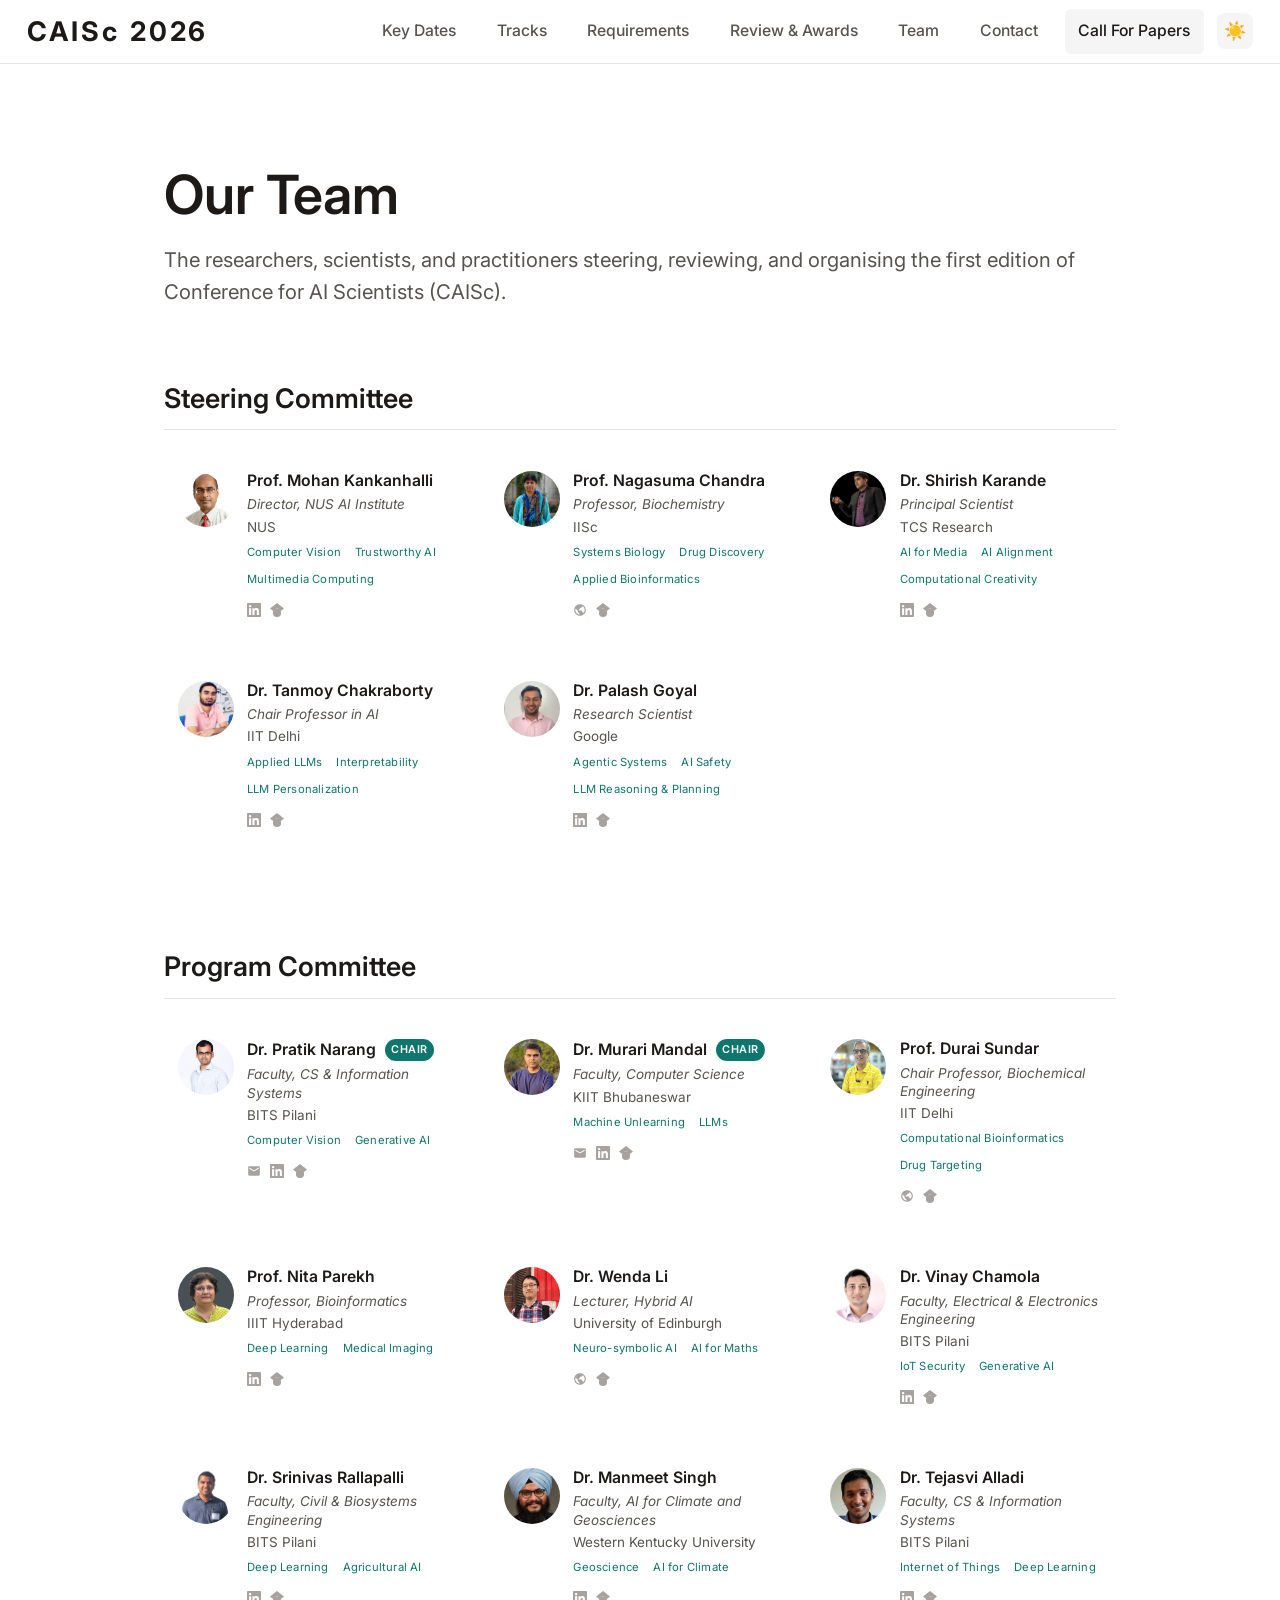
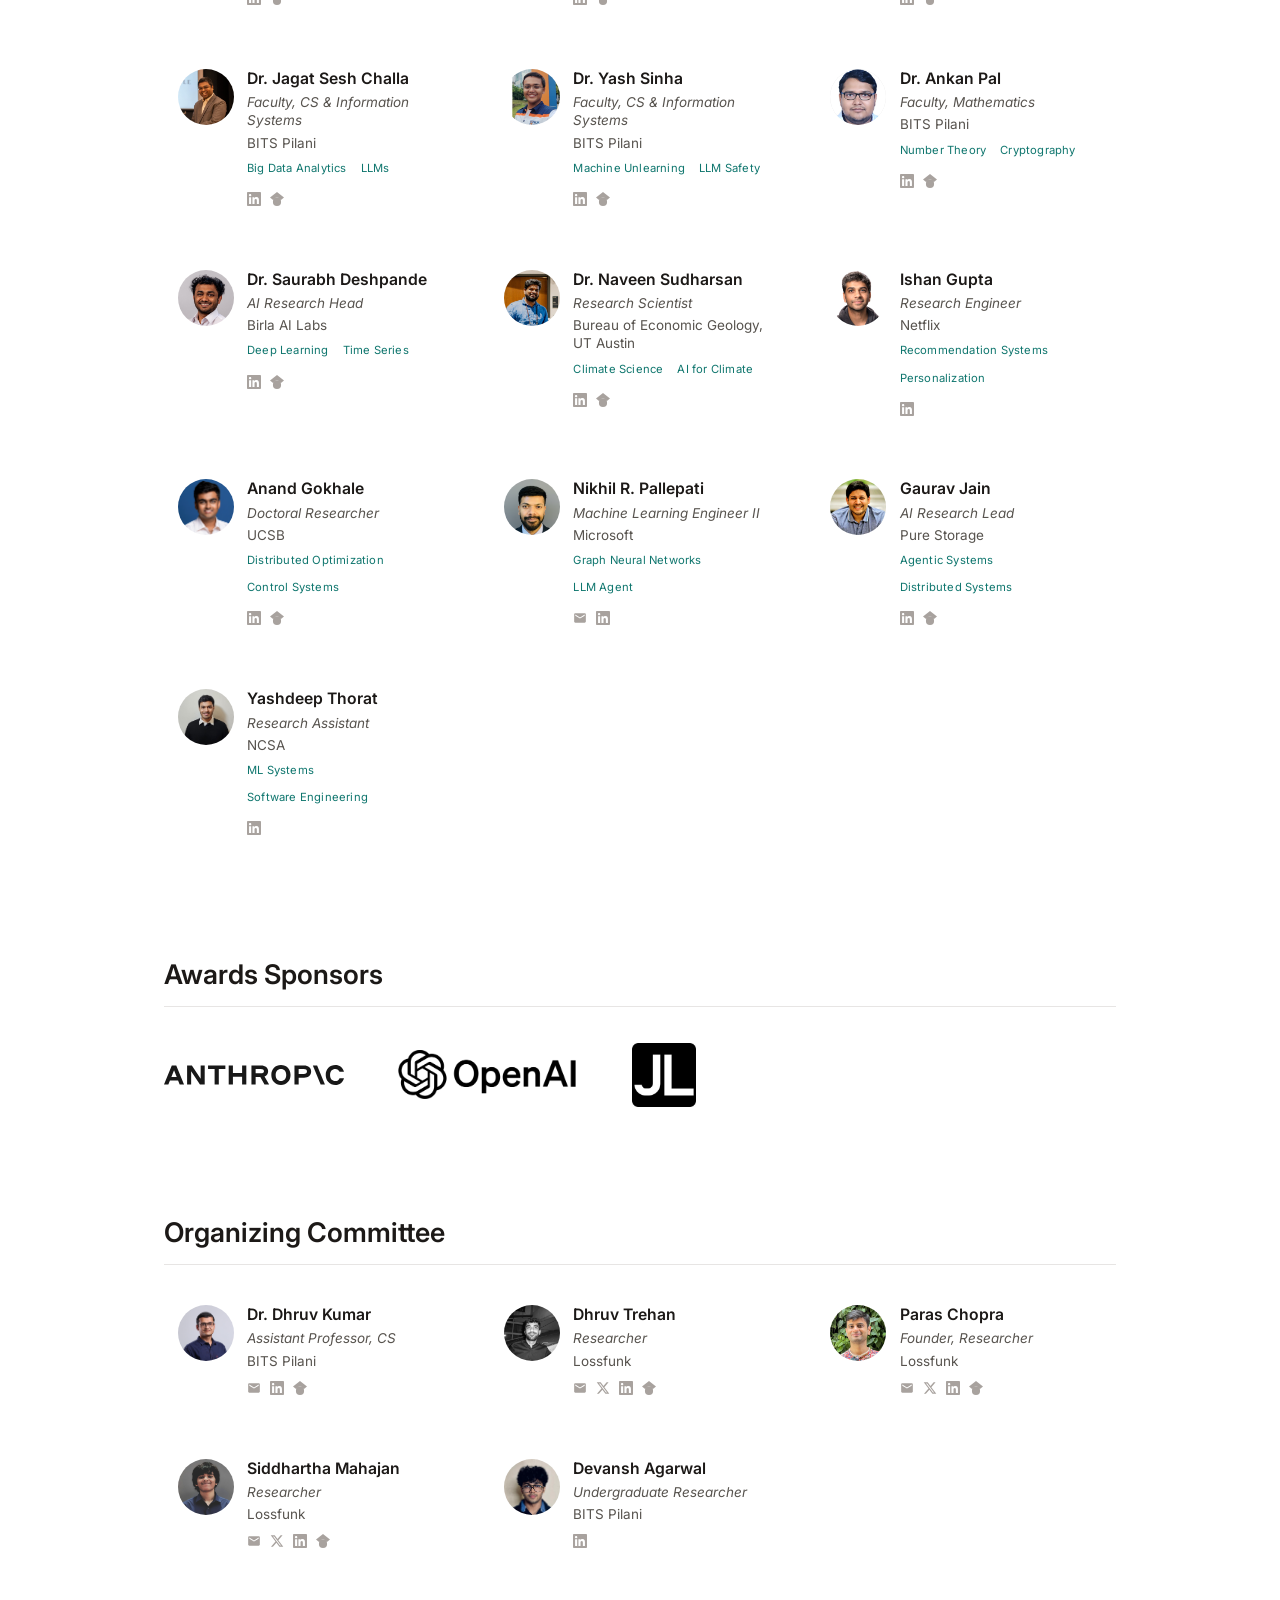
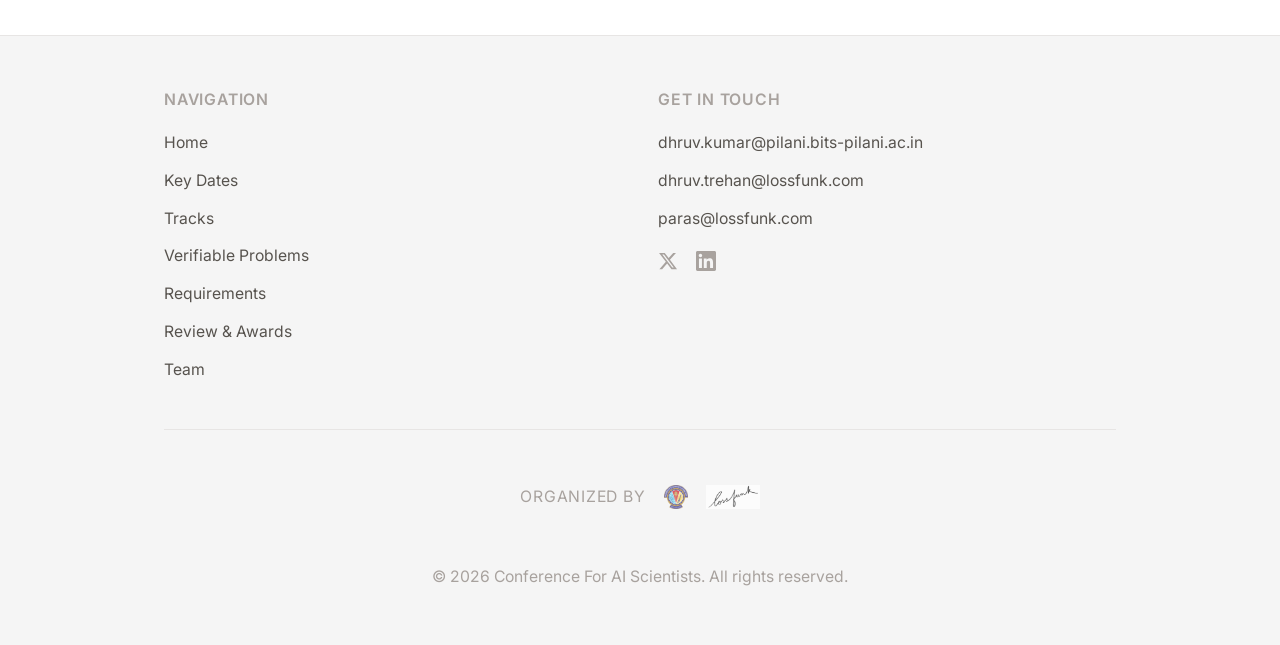
<file: team.html>
<!DOCTYPE html>
<html lang="en" data-theme="light">
<head>
    <meta charset="UTF-8">
    <meta name="viewport" content="width=device-width, initial-scale=1.0">
    <link rel="icon" href="assets/logos/favicon.svg" type="image/svg+xml">
    <title>Team | CAISc 2026</title>
    <meta name="description" content="The Steering, Program, and Organizing committees behind CAISc 2026 — the Conference For AI Scientists.">

    <meta property="og:title" content="Team | CAISc 2026">
    <meta property="og:description" content="The Steering, Program, and Organizing committees behind CAISc 2026 — the Conference For AI Scientists.">
    <meta property="og:type" content="website">
    <meta property="og:image" content="https://caisc2026.github.io/assets/logos/ogimage_conf_website-2.png">

    <link rel="preconnect" href="https://fonts.googleapis.com">
    <link rel="preconnect" href="https://fonts.gstatic.com" crossorigin>
    <link href="https://fonts.googleapis.com/css2?family=Inter:wght@400;500;600;700&family=JetBrains+Mono:wght@400;500&display=swap" rel="stylesheet">

    <link rel="stylesheet" href="styles.css">
</head>
<body>
    <!-- Site Header -->
    <header class="site-header">
        <div class="header-left">
            <a href="index.html" class="header-logo"><span>CAISc</span><span>2026</span></a>
        </div>
        <div class="header-right">
            <a href="cfp.html#dates" class="header-link">Key Dates</a>
            <a href="cfp.html#tracks" class="header-link">Tracks</a>
            <a href="cfp.html#requirements" class="header-link">Requirements</a>
            <a href="cfp.html#review" class="header-link">Review & Awards</a>
            <a href="team.html" class="header-link">Team</a>
            <a href="cfp.html#contact" class="header-link">Contact</a>
            <a href="cfp.html" class="header-btn"><span>Call For Papers</span></a>
            <button class="nav-toggle" id="navToggle" aria-label="Toggle menu">
                <span></span><span></span><span></span>
            </button>
            <button id="theme-toggle" aria-label="Toggle dark mode">
                <span class="sun-icon">☀️</span>
                <span class="moon-icon">🌙</span>
            </button>
        </div>
    </header>

    <!-- Mobile Menu -->
    <nav class="mobile-menu" id="mobileMenu">
        <a href="cfp.html#dates">Key Dates</a>
        <a href="cfp.html#tracks">Tracks</a>
        <a href="cfp.html#requirements">Requirements</a>
        <a href="cfp.html#review">Review & Awards</a>
        <a href="team.html">Team</a>
        <a href="cfp.html#contact">Contact</a>
        <a href="index.html">Home</a>
    </nav>

    <main>
        <!-- Hero -->
        <section class="team-hero">
            <h1>Our Team</h1>
            <p class="team-hero__subtitle">
                The researchers, scientists, and practitioners steering, reviewing, and organising the first edition of Conference for AI Scientists (CAISc).
            </p>
        </section>

        <!-- Steering Committee -->
        <section id="steering" class="content-section">
            <h2>Steering Committee</h2>
            <div class="team-grid team-grid--3col">
                <div class="team-card team-card--compact">
                    <img class="team-card__photo" src="assets/steering_committee_pictures/mohan_k_pic.jpeg" alt="Mohan Kankanhalli">
                    <div class="team-card__body">
                        <div class="team-card__name-row">
                            <h4 class="team-card__name">Prof. Mohan Kankanhalli</h4>
                        </div>
                        <p class="team-card__role">Director, NUS AI Institute</p>
                        <p class="team-card__institution">NUS</p>
                        <div class="team-card__areas">
                            <span class="team-pill">Computer Vision</span>
                            <span class="team-pill">Trustworthy AI</span>
                            <span class="team-pill">Multimedia Computing</span>
                        </div>
                        <div class="team-card__social">
                            <a href="https://www.linkedin.com/in/mohan-kankanhalli-583417221/" aria-label="LinkedIn" target="_blank" rel="noopener"><svg viewBox="0 0 24 24" fill="currentColor"><path d="M20.447 20.452h-3.554v-5.569c0-1.328-.027-3.037-1.852-3.037-1.853 0-2.136 1.445-2.136 2.939v5.667H9.351V9h3.414v1.561h.046c.477-.9 1.637-1.85 3.37-1.85 3.601 0 4.267 2.37 4.267 5.455v6.286zM5.337 7.433c-1.144 0-2.063-.926-2.063-2.065 0-1.138.92-2.063 2.063-2.063 1.14 0 2.064.925 2.064 2.063 0 1.139-.925 2.065-2.064 2.065zm1.782 13.019H3.555V9h3.564v11.452zM22.225 0H1.771C.792 0 0 .774 0 1.729v20.542C0 23.227.792 24 1.771 24h20.451C23.2 24 24 23.227 24 22.271V1.729C24 .774 23.2 0 22.222 0h.003z"/></svg></a>
                            <a href="https://scholar.google.co.in/citations?user=6Lx_eowAAAAJ&hl=en" aria-label="Google Scholar" target="_blank" rel="noopener"><svg viewBox="0 0 24 24" fill="currentColor"><path d="M5.242 13.769L0 9.5 12 0l12 9.5-5.242 4.269C17.548 11.249 14.978 9.5 12 9.5c-2.977 0-5.548 1.748-6.758 4.269zM12 10a7 7 0 1 0 0 14 7 7 0 0 0 0-14z"/></svg></a>
                        </div>
                    </div>
                </div>
                <div class="team-card team-card--compact">
                    <img class="team-card__photo" src="assets/steering_committee_pictures/nagasuma_c_pic.avif" alt="Nagasuma Chandra">
                    <div class="team-card__body">
                        <div class="team-card__name-row">
                            <h4 class="team-card__name">Prof. Nagasuma Chandra</h4>
                        </div>
                        <p class="team-card__role">Professor, Biochemistry</p>
                        <p class="team-card__institution">IISc</p>
                        <div class="team-card__areas">
                            <span class="team-pill">Systems Biology</span>
                            <span class="team-pill">Drug Discovery</span>
                            <span class="team-pill">Applied Bioinformatics</span>
                        </div>
                        <div class="team-card__social">
                            <a href="https://biochem.iisc.ac.in/nagasuma-chandra.php" aria-label="Website" target="_blank" rel="noopener"><svg viewBox="0 0 24 24" fill="currentColor"><path d="M12 2C6.486 2 2 6.486 2 12s4.486 10 10 10 10-4.486 10-10S17.514 2 12 2zM4 12c0-.899.156-1.762.431-2.569L6 11l2 2v2l2 2 1 1v1.931C7.061 19.436 4 16.072 4 12zm14.33 4.873C17.677 16.347 16.687 16 16 16v-1a2 2 0 0 0-2-2h-4v-2a2 2 0 0 0 2-2V8h2a2 2 0 0 0 2-2V5.589C18.526 6.676 20 9.165 20 12c0 1.762-.508 3.406-1.67 4.873z"/></svg></a>
                            <a href="https://scholar.google.com/citations?hl=en&user=BG3m00QAAAAJ" aria-label="Google Scholar" target="_blank" rel="noopener"><svg viewBox="0 0 24 24" fill="currentColor"><path d="M5.242 13.769L0 9.5 12 0l12 9.5-5.242 4.269C17.548 11.249 14.978 9.5 12 9.5c-2.977 0-5.548 1.748-6.758 4.269zM12 10a7 7 0 1 0 0 14 7 7 0 0 0 0-14z"/></svg></a>
                        </div>
                    </div>
                </div>
                <div class="team-card team-card--compact">
                    <img class="team-card__photo" src="assets/steering_committee_pictures/shirish_pic.jpeg" alt="Shirish Karande">
                    <div class="team-card__body">
                        <div class="team-card__name-row">
                            <h4 class="team-card__name">Dr. Shirish Karande</h4>
                        </div>
                        <p class="team-card__role">Principal Scientist</p>
                        <p class="team-card__institution">TCS Research</p>
                        <div class="team-card__areas">
                            <span class="team-pill">AI for Media</span>
                            <span class="team-pill">AI Alignment</span>
                            <span class="team-pill">Computational Creativity</span>
                        </div>
                        <div class="team-card__social">
                            <a href="https://www.linkedin.com/in/shirish-karande-8a25153/" aria-label="LinkedIn" target="_blank" rel="noopener"><svg viewBox="0 0 24 24" fill="currentColor"><path d="M20.447 20.452h-3.554v-5.569c0-1.328-.027-3.037-1.852-3.037-1.853 0-2.136 1.445-2.136 2.939v5.667H9.351V9h3.414v1.561h.046c.477-.9 1.637-1.85 3.37-1.85 3.601 0 4.267 2.37 4.267 5.455v6.286zM5.337 7.433c-1.144 0-2.063-.926-2.063-2.065 0-1.138.92-2.063 2.063-2.063 1.14 0 2.064.925 2.064 2.063 0 1.139-.925 2.065-2.064 2.065zm1.782 13.019H3.555V9h3.564v11.452zM22.225 0H1.771C.792 0 0 .774 0 1.729v20.542C0 23.227.792 24 1.771 24h20.451C23.2 24 24 23.227 24 22.271V1.729C24 .774 23.2 0 22.222 0h.003z"/></svg></a>
                            <a href="https://scholar.google.co.in/citations?user=LeHCh80AAAAJ&hl=en" aria-label="Google Scholar" target="_blank" rel="noopener"><svg viewBox="0 0 24 24" fill="currentColor"><path d="M5.242 13.769L0 9.5 12 0l12 9.5-5.242 4.269C17.548 11.249 14.978 9.5 12 9.5c-2.977 0-5.548 1.748-6.758 4.269zM12 10a7 7 0 1 0 0 14 7 7 0 0 0 0-14z"/></svg></a>
                        </div>
                    </div>
                </div>
                <div class="team-card team-card--compact">
                    <img class="team-card__photo" src="assets/steering_committee_pictures/tanmoy_c_pic.jpeg" alt="Tanmoy Chakraborty">
                    <div class="team-card__body">
                        <div class="team-card__name-row">
                            <h4 class="team-card__name">Dr. Tanmoy Chakraborty</h4>
                        </div>
                        <p class="team-card__role">Chair Professor in AI</p>
                        <p class="team-card__institution">IIT Delhi</p>
                        <div class="team-card__areas">
                            <span class="team-pill">Applied LLMs</span>
                            <span class="team-pill">Interpretability</span>
                            <span class="team-pill">LLM Personalization</span>
                        </div>
                        <div class="team-card__social">
                            <a href="https://www.linkedin.com/in/tanmoy-chakraborty-89553324/" aria-label="LinkedIn" target="_blank" rel="noopener"><svg viewBox="0 0 24 24" fill="currentColor"><path d="M20.447 20.452h-3.554v-5.569c0-1.328-.027-3.037-1.852-3.037-1.853 0-2.136 1.445-2.136 2.939v5.667H9.351V9h3.414v1.561h.046c.477-.9 1.637-1.85 3.37-1.85 3.601 0 4.267 2.37 4.267 5.455v6.286zM5.337 7.433c-1.144 0-2.063-.926-2.063-2.065 0-1.138.92-2.063 2.063-2.063 1.14 0 2.064.925 2.064 2.063 0 1.139-.925 2.065-2.064 2.065zm1.782 13.019H3.555V9h3.564v11.452zM22.225 0H1.771C.792 0 0 .774 0 1.729v20.542C0 23.227.792 24 1.771 24h20.451C23.2 24 24 23.227 24 22.271V1.729C24 .774 23.2 0 22.222 0h.003z"/></svg></a>
                            <a href="https://scholar.google.co.in/citations?user=C5S9JnIAAAAJ&hl=en&oi=ao" aria-label="Google Scholar" target="_blank" rel="noopener"><svg viewBox="0 0 24 24" fill="currentColor"><path d="M5.242 13.769L0 9.5 12 0l12 9.5-5.242 4.269C17.548 11.249 14.978 9.5 12 9.5c-2.977 0-5.548 1.748-6.758 4.269zM12 10a7 7 0 1 0 0 14 7 7 0 0 0 0-14z"/></svg></a>
                        </div>
                    </div>
                </div>
                <div class="team-card team-card--compact">
                    <img class="team-card__photo" src="assets/steering_committee_pictures/palash_g_pic.png" alt="Palash Goyal">
                    <div class="team-card__body">
                        <div class="team-card__name-row">
                            <h4 class="team-card__name">Dr. Palash Goyal</h4>
                        </div>
                        <p class="team-card__role">Research Scientist</p>
                        <p class="team-card__institution">Google</p>
                        <div class="team-card__areas">
                            <span class="team-pill">Agentic Systems</span>
                            <span class="team-pill">AI Safety</span>
                            <span class="team-pill">LLM Reasoning &amp; Planning</span>
                        </div>
                        <div class="team-card__social">
                            <a href="https://www.linkedin.com/in/palash-goyal-19b11445/" aria-label="LinkedIn" target="_blank" rel="noopener"><svg viewBox="0 0 24 24" fill="currentColor"><path d="M20.447 20.452h-3.554v-5.569c0-1.328-.027-3.037-1.852-3.037-1.853 0-2.136 1.445-2.136 2.939v5.667H9.351V9h3.414v1.561h.046c.477-.9 1.637-1.85 3.37-1.85 3.601 0 4.267 2.37 4.267 5.455v6.286zM5.337 7.433c-1.144 0-2.063-.926-2.063-2.065 0-1.138.92-2.063 2.063-2.063 1.14 0 2.064.925 2.064 2.063 0 1.139-.925 2.065-2.064 2.065zm1.782 13.019H3.555V9h3.564v11.452zM22.225 0H1.771C.792 0 0 .774 0 1.729v20.542C0 23.227.792 24 1.771 24h20.451C23.2 24 24 23.227 24 22.271V1.729C24 .774 23.2 0 22.222 0h.003z"/></svg></a>
                            <a href="https://scholar.google.com/citations?user=kNeah3kAAAAJ&hl=en" aria-label="Google Scholar" target="_blank" rel="noopener"><svg viewBox="0 0 24 24" fill="currentColor"><path d="M5.242 13.769L0 9.5 12 0l12 9.5-5.242 4.269C17.548 11.249 14.978 9.5 12 9.5c-2.977 0-5.548 1.748-6.758 4.269zM12 10a7 7 0 1 0 0 14 7 7 0 0 0 0-14z"/></svg></a>
                        </div>
                    </div>
                </div>
            </div>
        </section>

        <!-- Program Committee -->
        <section id="program-committee" class="content-section">
            <h2>Program Committee</h2>
            <div class="team-grid team-grid--3col">
                <div class="team-card team-card--compact">
                    <img class="team-card__photo" src="assets/steering_committee_pictures/pratik_n_pic.jpeg" alt="Pratik Narang">
                    <div class="team-card__body">
                        <div class="team-card__name-row">
                            <h4 class="team-card__name">Dr. Pratik Narang</h4>
                            <span class="team-card__chair-badge">Chair</span>
                        </div>
                        <p class="team-card__role">Faculty, CS &amp; Information Systems</p>
                        <p class="team-card__institution">BITS Pilani</p>
                        <div class="team-card__areas">
                            <span class="team-pill">Computer Vision</span>
                            <span class="team-pill">Generative AI</span>
                        </div>
                        <div class="team-card__social">
                            <a href="mailto:pratik.narang@pilani.bits-pilani.ac.in" aria-label="Email"><svg viewBox="0 0 24 24" fill="currentColor"><path d="M20 4H4c-1.1 0-2 .9-2 2v12c0 1.1.9 2 2 2h16c1.1 0 2-.9 2-2V6c0-1.1-.9-2-2-2zm0 4l-8 5-8-5V6l8 5 8-5v2z"/></svg></a>
                            <a href="https://www.linkedin.com/in/pratik-narang/" aria-label="LinkedIn" target="_blank" rel="noopener"><svg viewBox="0 0 24 24" fill="currentColor"><path d="M20.447 20.452h-3.554v-5.569c0-1.328-.027-3.037-1.852-3.037-1.853 0-2.136 1.445-2.136 2.939v5.667H9.351V9h3.414v1.561h.046c.477-.9 1.637-1.85 3.37-1.85 3.601 0 4.267 2.37 4.267 5.455v6.286zM5.337 7.433c-1.144 0-2.063-.926-2.063-2.065 0-1.138.92-2.063 2.063-2.063 1.14 0 2.064.925 2.064 2.063 0 1.139-.925 2.065-2.064 2.065zm1.782 13.019H3.555V9h3.564v11.452zM22.225 0H1.771C.792 0 0 .774 0 1.729v20.542C0 23.227.792 24 1.771 24h20.451C23.2 24 24 23.227 24 22.271V1.729C24 .774 23.2 0 22.222 0h.003z"/></svg></a>
                            <a href="https://scholar.google.com/citations?user=YyCGRO8AAAAJ&hl=en" aria-label="Google Scholar" target="_blank" rel="noopener"><svg viewBox="0 0 24 24" fill="currentColor"><path d="M5.242 13.769L0 9.5 12 0l12 9.5-5.242 4.269C17.548 11.249 14.978 9.5 12 9.5c-2.977 0-5.548 1.748-6.758 4.269zM12 10a7 7 0 1 0 0 14 7 7 0 0 0 0-14z"/></svg></a>
                        </div>
                    </div>
                </div>
                <div class="team-card team-card--compact">
                    <img class="team-card__photo" src="assets/steering_committee_pictures/murari_m_pic.jpeg" alt="Murari Mandal">
                    <div class="team-card__body">
                        <div class="team-card__name-row">
                            <h4 class="team-card__name">Dr. Murari Mandal</h4>
                            <span class="team-card__chair-badge">Chair</span>
                        </div>
                        <p class="team-card__role">Faculty, Computer Science</p>
                        <p class="team-card__institution">KIIT Bhubaneswar</p>
                        <div class="team-card__areas">
                            <span class="team-pill">Machine Unlearning</span>
                            <span class="team-pill">LLMs</span>
                        </div>
                        <div class="team-card__social">
                            <a href="mailto:murari.mandalfcs@kiit.ac.in" aria-label="Email"><svg viewBox="0 0 24 24" fill="currentColor"><path d="M20 4H4c-1.1 0-2 .9-2 2v12c0 1.1.9 2 2 2h16c1.1 0 2-.9 2-2V6c0-1.1-.9-2-2-2zm0 4l-8 5-8-5V6l8 5 8-5v2z"/></svg></a>
                            <a href="https://www.linkedin.com/in/murari-mandal/" aria-label="LinkedIn" target="_blank" rel="noopener"><svg viewBox="0 0 24 24" fill="currentColor"><path d="M20.447 20.452h-3.554v-5.569c0-1.328-.027-3.037-1.852-3.037-1.853 0-2.136 1.445-2.136 2.939v5.667H9.351V9h3.414v1.561h.046c.477-.9 1.637-1.85 3.37-1.85 3.601 0 4.267 2.37 4.267 5.455v6.286zM5.337 7.433c-1.144 0-2.063-.926-2.063-2.065 0-1.138.92-2.063 2.063-2.063 1.14 0 2.064.925 2.064 2.063 0 1.139-.925 2.065-2.064 2.065zm1.782 13.019H3.555V9h3.564v11.452zM22.225 0H1.771C.792 0 0 .774 0 1.729v20.542C0 23.227.792 24 1.771 24h20.451C23.2 24 24 23.227 24 22.271V1.729C24 .774 23.2 0 22.222 0h.003z"/></svg></a>
                            <a href="https://scholar.google.com/citations?user=U8AyzLIAAAAJ&hl=en&oi=ao" aria-label="Google Scholar" target="_blank" rel="noopener"><svg viewBox="0 0 24 24" fill="currentColor"><path d="M5.242 13.769L0 9.5 12 0l12 9.5-5.242 4.269C17.548 11.249 14.978 9.5 12 9.5c-2.977 0-5.548 1.748-6.758 4.269zM12 10a7 7 0 1 0 0 14 7 7 0 0 0 0-14z"/></svg></a>
                        </div>
                    </div>
                </div>
                <div class="team-card team-card--compact">
                    <img class="team-card__photo" src="assets/program_committee_pictures/prof_d_sundar_pic2.png" alt="Durai Sundar">
                    <div class="team-card__body">
                        <div class="team-card__name-row">
                            <h4 class="team-card__name">Prof. Durai Sundar</h4>
                        </div>
                        <p class="team-card__role">Chair Professor, Biochemical Engineering</p>
                        <p class="team-card__institution">IIT Delhi</p>
                        <div class="team-card__areas">
                            <span class="team-pill">Computational Bioinformatics</span>
                            <span class="team-pill">Drug Targeting</span>
                        </div>
                        <div class="team-card__social">
                            <a href="https://web.iitd.ac.in/~sundar/" aria-label="Website" target="_blank" rel="noopener"><svg viewBox="0 0 24 24" fill="currentColor"><path d="M12 2C6.486 2 2 6.486 2 12s4.486 10 10 10 10-4.486 10-10S17.514 2 12 2zM4 12c0-.899.156-1.762.431-2.569L6 11l2 2v2l2 2 1 1v1.931C7.061 19.436 4 16.072 4 12zm14.33 4.873C17.677 16.347 16.687 16 16 16v-1a2 2 0 0 0-2-2h-4v-2a2 2 0 0 0 2-2V8h2a2 2 0 0 0 2-2V5.589C18.526 6.676 20 9.165 20 12c0 1.762-.508 3.406-1.67 4.873z"/></svg></a>
                            <a href="https://scholar.google.com/citations?user=s1pREqwAAAAJ&hl=en" aria-label="Google Scholar" target="_blank" rel="noopener"><svg viewBox="0 0 24 24" fill="currentColor"><path d="M5.242 13.769L0 9.5 12 0l12 9.5-5.242 4.269C17.548 11.249 14.978 9.5 12 9.5c-2.977 0-5.548 1.748-6.758 4.269zM12 10a7 7 0 1 0 0 14 7 7 0 0 0 0-14z"/></svg></a>
                        </div>
                    </div>
                </div>
                <div class="team-card team-card--compact">
                    <img class="team-card__photo" src="assets/program_committee_pictures/prof_nita_parekh_pic.jpeg" alt="Nita Parekh">
                    <div class="team-card__body">
                        <div class="team-card__name-row">
                            <h4 class="team-card__name">Prof. Nita Parekh</h4>
                        </div>
                        <p class="team-card__role">Professor, Bioinformatics</p>
                        <p class="team-card__institution">IIIT Hyderabad</p>
                        <div class="team-card__areas">
                            <span class="team-pill">Deep Learning</span>
                            <span class="team-pill">Medical Imaging</span>
                        </div>
                        <div class="team-card__social">
                            <a href="https://www.linkedin.com/in/nita-parekh-69530613/" aria-label="LinkedIn" target="_blank" rel="noopener"><svg viewBox="0 0 24 24" fill="currentColor"><path d="M20.447 20.452h-3.554v-5.569c0-1.328-.027-3.037-1.852-3.037-1.853 0-2.136 1.445-2.136 2.939v5.667H9.351V9h3.414v1.561h.046c.477-.9 1.637-1.85 3.37-1.85 3.601 0 4.267 2.37 4.267 5.455v6.286zM5.337 7.433c-1.144 0-2.063-.926-2.063-2.065 0-1.138.92-2.063 2.063-2.063 1.14 0 2.064.925 2.064 2.063 0 1.139-.925 2.065-2.064 2.065zm1.782 13.019H3.555V9h3.564v11.452zM22.225 0H1.771C.792 0 0 .774 0 1.729v20.542C0 23.227.792 24 1.771 24h20.451C23.2 24 24 23.227 24 22.271V1.729C24 .774 23.2 0 22.222 0h.003z"/></svg></a>
                            <a href="https://scholar.google.com/citations?user=AxoY6h4AAAAJ&hl=en" aria-label="Google Scholar" target="_blank" rel="noopener"><svg viewBox="0 0 24 24" fill="currentColor"><path d="M5.242 13.769L0 9.5 12 0l12 9.5-5.242 4.269C17.548 11.249 14.978 9.5 12 9.5c-2.977 0-5.548 1.748-6.758 4.269zM12 10a7 7 0 1 0 0 14 7 7 0 0 0 0-14z"/></svg></a>
                        </div>
                    </div>
                </div>
                <div class="team-card team-card--compact">
                    <img class="team-card__photo" src="assets/program_committee_pictures/dr_wenda_li_pic.jpeg" alt="Wenda Li">
                    <div class="team-card__body">
                        <div class="team-card__name-row">
                            <h4 class="team-card__name">Dr. Wenda Li</h4>
                        </div>
                        <p class="team-card__role">Lecturer, Hybrid AI</p>
                        <p class="team-card__institution">University of Edinburgh</p>
                        <div class="team-card__areas">
                            <span class="team-pill">Neuro-symbolic AI</span>
                            <span class="team-pill">AI for Maths</span>
                        </div>
                        <div class="team-card__social">
                            <a href="https://wenda302.github.io" aria-label="Website" target="_blank" rel="noopener"><svg viewBox="0 0 24 24" fill="currentColor"><path d="M12 2C6.486 2 2 6.486 2 12s4.486 10 10 10 10-4.486 10-10S17.514 2 12 2zM4 12c0-.899.156-1.762.431-2.569L6 11l2 2v2l2 2 1 1v1.931C7.061 19.436 4 16.072 4 12zm14.33 4.873C17.677 16.347 16.687 16 16 16v-1a2 2 0 0 0-2-2h-4v-2a2 2 0 0 0 2-2V8h2a2 2 0 0 0 2-2V5.589C18.526 6.676 20 9.165 20 12c0 1.762-.508 3.406-1.67 4.873z"/></svg></a>
                            <a href="https://scholar.google.com/citations?user=ufYxQkEAAAAJ&hl=en" aria-label="Google Scholar" target="_blank" rel="noopener"><svg viewBox="0 0 24 24" fill="currentColor"><path d="M5.242 13.769L0 9.5 12 0l12 9.5-5.242 4.269C17.548 11.249 14.978 9.5 12 9.5c-2.977 0-5.548 1.748-6.758 4.269zM12 10a7 7 0 1 0 0 14 7 7 0 0 0 0-14z"/></svg></a>
                        </div>
                    </div>
                </div>
                <div class="team-card team-card--compact">
                    <img class="team-card__photo" src="assets/program_committee_pictures/dr_vinay_chamola_pic.jpeg" alt="Vinay Chamola">
                    <div class="team-card__body">
                        <div class="team-card__name-row">
                            <h4 class="team-card__name">Dr. Vinay Chamola</h4>
                        </div>
                        <p class="team-card__role">Faculty, Electrical &amp; Electronics Engineering</p>
                        <p class="team-card__institution">BITS Pilani</p>
                        <div class="team-card__areas">
                            <span class="team-pill">IoT Security</span>
                            <span class="team-pill">Generative AI</span>
                        </div>
                        <div class="team-card__social">
                            <a href="https://www.linkedin.com/in/vinay-chamola-021a1528b/" aria-label="LinkedIn" target="_blank" rel="noopener"><svg viewBox="0 0 24 24" fill="currentColor"><path d="M20.447 20.452h-3.554v-5.569c0-1.328-.027-3.037-1.852-3.037-1.853 0-2.136 1.445-2.136 2.939v5.667H9.351V9h3.414v1.561h.046c.477-.9 1.637-1.85 3.37-1.85 3.601 0 4.267 2.37 4.267 5.455v6.286zM5.337 7.433c-1.144 0-2.063-.926-2.063-2.065 0-1.138.92-2.063 2.063-2.063 1.14 0 2.064.925 2.064 2.063 0 1.139-.925 2.065-2.064 2.065zm1.782 13.019H3.555V9h3.564v11.452zM22.225 0H1.771C.792 0 0 .774 0 1.729v20.542C0 23.227.792 24 1.771 24h20.451C23.2 24 24 23.227 24 22.271V1.729C24 .774 23.2 0 22.222 0h.003z"/></svg></a>
                            <a href="https://scholar.google.com/citations?user=pL5TogoAAAAJ&hl=en" aria-label="Google Scholar" target="_blank" rel="noopener"><svg viewBox="0 0 24 24" fill="currentColor"><path d="M5.242 13.769L0 9.5 12 0l12 9.5-5.242 4.269C17.548 11.249 14.978 9.5 12 9.5c-2.977 0-5.548 1.748-6.758 4.269zM12 10a7 7 0 1 0 0 14 7 7 0 0 0 0-14z"/></svg></a>
                        </div>
                    </div>
                </div>
                <div class="team-card team-card--compact">
                    <img class="team-card__photo" src="assets/program_committee_pictures/dr_Srinivas_Rallapalli_pic.webp" alt="Srinivas Rallapalli">
                    <div class="team-card__body">
                        <div class="team-card__name-row">
                            <h4 class="team-card__name">Dr. Srinivas Rallapalli</h4>
                        </div>
                        <p class="team-card__role">Faculty, Civil &amp; Biosystems Engineering</p>
                        <p class="team-card__institution">BITS Pilani</p>
                        <div class="team-card__areas">
                            <span class="team-pill">Deep Learning</span>
                            <span class="team-pill">Agricultural AI</span>
                        </div>
                        <div class="team-card__social">
                            <a href="https://www.linkedin.com/in/srinivas-rallapalli-2b61a5356/" aria-label="LinkedIn" target="_blank" rel="noopener"><svg viewBox="0 0 24 24" fill="currentColor"><path d="M20.447 20.452h-3.554v-5.569c0-1.328-.027-3.037-1.852-3.037-1.853 0-2.136 1.445-2.136 2.939v5.667H9.351V9h3.414v1.561h.046c.477-.9 1.637-1.85 3.37-1.85 3.601 0 4.267 2.37 4.267 5.455v6.286zM5.337 7.433c-1.144 0-2.063-.926-2.063-2.065 0-1.138.92-2.063 2.063-2.063 1.14 0 2.064.925 2.064 2.063 0 1.139-.925 2.065-2.064 2.065zm1.782 13.019H3.555V9h3.564v11.452zM22.225 0H1.771C.792 0 0 .774 0 1.729v20.542C0 23.227.792 24 1.771 24h20.451C23.2 24 24 23.227 24 22.271V1.729C24 .774 23.2 0 22.222 0h.003z"/></svg></a>
                            <a href="https://scholar.google.com/citations?user=ADoZ1V4AAAAJ&hl=en" aria-label="Google Scholar" target="_blank" rel="noopener"><svg viewBox="0 0 24 24" fill="currentColor"><path d="M5.242 13.769L0 9.5 12 0l12 9.5-5.242 4.269C17.548 11.249 14.978 9.5 12 9.5c-2.977 0-5.548 1.748-6.758 4.269zM12 10a7 7 0 1 0 0 14 7 7 0 0 0 0-14z"/></svg></a>
                        </div>
                    </div>
                </div>
                <div class="team-card team-card--compact">
                    <img class="team-card__photo" src="assets/program_committee_pictures/dr_manmeet_singh_pic.jpeg" alt="Manmeet Singh">
                    <div class="team-card__body">
                        <div class="team-card__name-row">
                            <h4 class="team-card__name">Dr. Manmeet Singh</h4>
                        </div>
                        <p class="team-card__role">Faculty, AI for Climate and Geosciences</p>
                        <p class="team-card__institution">Western Kentucky University</p>
                        <div class="team-card__areas">
                            <span class="team-pill">Geoscience</span>
                            <span class="team-pill">AI for Climate</span>
                        </div>
                        <div class="team-card__social">
                            <a href="https://www.linkedin.com/in/manmeet-singh-60bb6640/" aria-label="LinkedIn" target="_blank" rel="noopener"><svg viewBox="0 0 24 24" fill="currentColor"><path d="M20.447 20.452h-3.554v-5.569c0-1.328-.027-3.037-1.852-3.037-1.853 0-2.136 1.445-2.136 2.939v5.667H9.351V9h3.414v1.561h.046c.477-.9 1.637-1.85 3.37-1.85 3.601 0 4.267 2.37 4.267 5.455v6.286zM5.337 7.433c-1.144 0-2.063-.926-2.063-2.065 0-1.138.92-2.063 2.063-2.063 1.14 0 2.064.925 2.064 2.063 0 1.139-.925 2.065-2.064 2.065zm1.782 13.019H3.555V9h3.564v11.452zM22.225 0H1.771C.792 0 0 .774 0 1.729v20.542C0 23.227.792 24 1.771 24h20.451C23.2 24 24 23.227 24 22.271V1.729C24 .774 23.2 0 22.222 0h.003z"/></svg></a>
                            <a href="https://scholar.google.com/citations?user=4F4aasoAAAAJ&hl=en" aria-label="Google Scholar" target="_blank" rel="noopener"><svg viewBox="0 0 24 24" fill="currentColor"><path d="M5.242 13.769L0 9.5 12 0l12 9.5-5.242 4.269C17.548 11.249 14.978 9.5 12 9.5c-2.977 0-5.548 1.748-6.758 4.269zM12 10a7 7 0 1 0 0 14 7 7 0 0 0 0-14z"/></svg></a>
                        </div>
                    </div>
                </div>
                <div class="team-card team-card--compact">
                    <img class="team-card__photo" src="assets/program_committee_pictures/dr_tejasvi_alladi.jpeg" alt="Tejasvi Alladi">
                    <div class="team-card__body">
                        <div class="team-card__name-row">
                            <h4 class="team-card__name">Dr. Tejasvi Alladi</h4>
                        </div>
                        <p class="team-card__role">Faculty, CS &amp; Information Systems</p>
                        <p class="team-card__institution">BITS Pilani</p>
                        <div class="team-card__areas">
                            <span class="team-pill">Internet of Things</span>
                            <span class="team-pill">Deep Learning</span>
                        </div>
                        <div class="team-card__social">
                            <a href="https://www.linkedin.com/in/tejasvi-alladi-5878b010/" aria-label="LinkedIn" target="_blank" rel="noopener"><svg viewBox="0 0 24 24" fill="currentColor"><path d="M20.447 20.452h-3.554v-5.569c0-1.328-.027-3.037-1.852-3.037-1.853 0-2.136 1.445-2.136 2.939v5.667H9.351V9h3.414v1.561h.046c.477-.9 1.637-1.85 3.37-1.85 3.601 0 4.267 2.37 4.267 5.455v6.286zM5.337 7.433c-1.144 0-2.063-.926-2.063-2.065 0-1.138.92-2.063 2.063-2.063 1.14 0 2.064.925 2.064 2.063 0 1.139-.925 2.065-2.064 2.065zm1.782 13.019H3.555V9h3.564v11.452zM22.225 0H1.771C.792 0 0 .774 0 1.729v20.542C0 23.227.792 24 1.771 24h20.451C23.2 24 24 23.227 24 22.271V1.729C24 .774 23.2 0 22.222 0h.003z"/></svg></a>
                            <a href="https://scholar.google.com/citations?user=yNALvskAAAAJ&hl=en" aria-label="Google Scholar" target="_blank" rel="noopener"><svg viewBox="0 0 24 24" fill="currentColor"><path d="M5.242 13.769L0 9.5 12 0l12 9.5-5.242 4.269C17.548 11.249 14.978 9.5 12 9.5c-2.977 0-5.548 1.748-6.758 4.269zM12 10a7 7 0 1 0 0 14 7 7 0 0 0 0-14z"/></svg></a>
                        </div>
                    </div>
                </div>
                <div class="team-card team-card--compact">
                    <img class="team-card__photo" src="assets/program_committee_pictures/dr_jagat_sesh_pic.jpeg" alt="Jagat Sesh Challa">
                    <div class="team-card__body">
                        <div class="team-card__name-row">
                            <h4 class="team-card__name">Dr. Jagat Sesh Challa</h4>
                        </div>
                        <p class="team-card__role">Faculty, CS &amp; Information Systems</p>
                        <p class="team-card__institution">BITS Pilani</p>
                        <div class="team-card__areas">
                            <span class="team-pill">Big Data Analytics</span>
                            <span class="team-pill">LLMs</span>
                        </div>
                        <div class="team-card__social">
                            <a href="https://www.linkedin.com/in/jagatsesh/" aria-label="LinkedIn" target="_blank" rel="noopener"><svg viewBox="0 0 24 24" fill="currentColor"><path d="M20.447 20.452h-3.554v-5.569c0-1.328-.027-3.037-1.852-3.037-1.853 0-2.136 1.445-2.136 2.939v5.667H9.351V9h3.414v1.561h.046c.477-.9 1.637-1.85 3.37-1.85 3.601 0 4.267 2.37 4.267 5.455v6.286zM5.337 7.433c-1.144 0-2.063-.926-2.063-2.065 0-1.138.92-2.063 2.063-2.063 1.14 0 2.064.925 2.064 2.063 0 1.139-.925 2.065-2.064 2.065zm1.782 13.019H3.555V9h3.564v11.452zM22.225 0H1.771C.792 0 0 .774 0 1.729v20.542C0 23.227.792 24 1.771 24h20.451C23.2 24 24 23.227 24 22.271V1.729C24 .774 23.2 0 22.222 0h.003z"/></svg></a>
                            <a href="https://scholar.google.co.in/citations?user=YW2Pln0AAAAJ&hl=en" aria-label="Google Scholar" target="_blank" rel="noopener"><svg viewBox="0 0 24 24" fill="currentColor"><path d="M5.242 13.769L0 9.5 12 0l12 9.5-5.242 4.269C17.548 11.249 14.978 9.5 12 9.5c-2.977 0-5.548 1.748-6.758 4.269zM12 10a7 7 0 1 0 0 14 7 7 0 0 0 0-14z"/></svg></a>
                        </div>
                    </div>
                </div>
                <div class="team-card team-card--compact">
                    <img class="team-card__photo" src="assets/program_committee_pictures/dr_yash_sinha_pic.jpeg" alt="Yash Sinha">
                    <div class="team-card__body">
                        <div class="team-card__name-row">
                            <h4 class="team-card__name">Dr. Yash Sinha</h4>
                        </div>
                        <p class="team-card__role">Faculty, CS &amp; Information Systems</p>
                        <p class="team-card__institution">BITS Pilani</p>
                        <div class="team-card__areas">
                            <span class="team-pill">Machine Unlearning</span>
                            <span class="team-pill">LLM Safety</span>
                        </div>
                        <div class="team-card__social">
                            <a href="https://www.linkedin.com/in/sinha-yash/" aria-label="LinkedIn" target="_blank" rel="noopener"><svg viewBox="0 0 24 24" fill="currentColor"><path d="M20.447 20.452h-3.554v-5.569c0-1.328-.027-3.037-1.852-3.037-1.853 0-2.136 1.445-2.136 2.939v5.667H9.351V9h3.414v1.561h.046c.477-.9 1.637-1.85 3.37-1.85 3.601 0 4.267 2.37 4.267 5.455v6.286zM5.337 7.433c-1.144 0-2.063-.926-2.063-2.065 0-1.138.92-2.063 2.063-2.063 1.14 0 2.064.925 2.064 2.063 0 1.139-.925 2.065-2.064 2.065zm1.782 13.019H3.555V9h3.564v11.452zM22.225 0H1.771C.792 0 0 .774 0 1.729v20.542C0 23.227.792 24 1.771 24h20.451C23.2 24 24 23.227 24 22.271V1.729C24 .774 23.2 0 22.222 0h.003z"/></svg></a>
                            <a href="https://scholar.google.com/citations?user=Ey5HIeQAAAAJ&hl=en" aria-label="Google Scholar" target="_blank" rel="noopener"><svg viewBox="0 0 24 24" fill="currentColor"><path d="M5.242 13.769L0 9.5 12 0l12 9.5-5.242 4.269C17.548 11.249 14.978 9.5 12 9.5c-2.977 0-5.548 1.748-6.758 4.269zM12 10a7 7 0 1 0 0 14 7 7 0 0 0 0-14z"/></svg></a>
                        </div>
                    </div>
                </div>
                <div class="team-card team-card--compact">
                    <img class="team-card__photo" src="assets/steering_committee_pictures/Ankan_Pal_BITS_Pilani.png.webp" alt="Ankan Pal">
                    <div class="team-card__body">
                        <div class="team-card__name-row">
                            <h4 class="team-card__name">Dr. Ankan Pal</h4>
                        </div>
                        <p class="team-card__role">Faculty, Mathematics</p>
                        <p class="team-card__institution">BITS Pilani</p>
                        <div class="team-card__areas">
                            <span class="team-pill">Number Theory</span>
                            <span class="team-pill">Cryptography</span>
                        </div>
                        <div class="team-card__social">
                            <a href="https://www.linkedin.com/in/ankanpal21/" aria-label="LinkedIn" target="_blank" rel="noopener"><svg viewBox="0 0 24 24" fill="currentColor"><path d="M20.447 20.452h-3.554v-5.569c0-1.328-.027-3.037-1.852-3.037-1.853 0-2.136 1.445-2.136 2.939v5.667H9.351V9h3.414v1.561h.046c.477-.9 1.637-1.85 3.37-1.85 3.601 0 4.267 2.37 4.267 5.455v6.286zM5.337 7.433c-1.144 0-2.063-.926-2.063-2.065 0-1.138.92-2.063 2.063-2.063 1.14 0 2.064.925 2.064 2.063 0 1.139-.925 2.065-2.064 2.065zm1.782 13.019H3.555V9h3.564v11.452zM22.225 0H1.771C.792 0 0 .774 0 1.729v20.542C0 23.227.792 24 1.771 24h20.451C23.2 24 24 23.227 24 22.271V1.729C24 .774 23.2 0 22.222 0h.003z"/></svg></a>
                            <a href="https://scholar.google.com/citations?user=Xb7FSjUAAAAJ&hl=en" aria-label="Google Scholar" target="_blank" rel="noopener"><svg viewBox="0 0 24 24" fill="currentColor"><path d="M5.242 13.769L0 9.5 12 0l12 9.5-5.242 4.269C17.548 11.249 14.978 9.5 12 9.5c-2.977 0-5.548 1.748-6.758 4.269zM12 10a7 7 0 1 0 0 14 7 7 0 0 0 0-14z"/></svg></a>
                        </div>
                    </div>
                </div>
                <div class="team-card team-card--compact">
                    <img class="team-card__photo" src="assets/program_committee_pictures/dr_saurabh_deshpande_pic.jpeg" alt="Saurabh Deshpande">
                    <div class="team-card__body">
                        <div class="team-card__name-row">
                            <h4 class="team-card__name">Dr. Saurabh Deshpande</h4>
                        </div>
                        <p class="team-card__role">AI Research Head</p>
                        <p class="team-card__institution">Birla AI Labs</p>
                        <div class="team-card__areas">
                            <span class="team-pill">Deep Learning</span>
                            <span class="team-pill">Time Series</span>
                        </div>
                        <div class="team-card__social">
                            <a href="https://www.linkedin.com/in/saurabh-deshpande-iitmadras/" aria-label="LinkedIn" target="_blank" rel="noopener"><svg viewBox="0 0 24 24" fill="currentColor"><path d="M20.447 20.452h-3.554v-5.569c0-1.328-.027-3.037-1.852-3.037-1.853 0-2.136 1.445-2.136 2.939v5.667H9.351V9h3.414v1.561h.046c.477-.9 1.637-1.85 3.37-1.85 3.601 0 4.267 2.37 4.267 5.455v6.286zM5.337 7.433c-1.144 0-2.063-.926-2.063-2.065 0-1.138.92-2.063 2.063-2.063 1.14 0 2.064.925 2.064 2.063 0 1.139-.925 2.065-2.064 2.065zm1.782 13.019H3.555V9h3.564v11.452zM22.225 0H1.771C.792 0 0 .774 0 1.729v20.542C0 23.227.792 24 1.771 24h20.451C23.2 24 24 23.227 24 22.271V1.729C24 .774 23.2 0 22.222 0h.003z"/></svg></a>
                            <a href="https://scholar.google.com/citations?user=AxC5DlwAAAAJ&hl=en" aria-label="Google Scholar" target="_blank" rel="noopener"><svg viewBox="0 0 24 24" fill="currentColor"><path d="M5.242 13.769L0 9.5 12 0l12 9.5-5.242 4.269C17.548 11.249 14.978 9.5 12 9.5c-2.977 0-5.548 1.748-6.758 4.269zM12 10a7 7 0 1 0 0 14 7 7 0 0 0 0-14z"/></svg></a>
                        </div>
                    </div>
                </div>
                <div class="team-card team-card--compact">
                    <img class="team-card__photo" src="assets/program_committee_pictures/dr_naveen_sudhharshan_pic.jpeg" alt="Naveen Sudharsan">
                    <div class="team-card__body">
                        <div class="team-card__name-row">
                            <h4 class="team-card__name">Dr. Naveen Sudharsan</h4>
                        </div>
                        <p class="team-card__role">Research Scientist</p>
                        <p class="team-card__institution">Bureau of Economic Geology, UT Austin</p>
                        <div class="team-card__areas">
                            <span class="team-pill">Climate Science</span>
                            <span class="team-pill">AI for Climate</span>
                        </div>
                        <div class="team-card__social">
                            <a href="https://www.linkedin.com/in/naveensudharsan/" aria-label="LinkedIn" target="_blank" rel="noopener"><svg viewBox="0 0 24 24" fill="currentColor"><path d="M20.447 20.452h-3.554v-5.569c0-1.328-.027-3.037-1.852-3.037-1.853 0-2.136 1.445-2.136 2.939v5.667H9.351V9h3.414v1.561h.046c.477-.9 1.637-1.85 3.37-1.85 3.601 0 4.267 2.37 4.267 5.455v6.286zM5.337 7.433c-1.144 0-2.063-.926-2.063-2.065 0-1.138.92-2.063 2.063-2.063 1.14 0 2.064.925 2.064 2.063 0 1.139-.925 2.065-2.064 2.065zm1.782 13.019H3.555V9h3.564v11.452zM22.225 0H1.771C.792 0 0 .774 0 1.729v20.542C0 23.227.792 24 1.771 24h20.451C23.2 24 24 23.227 24 22.271V1.729C24 .774 23.2 0 22.222 0h.003z"/></svg></a>
                            <a href="https://scholar.google.com/citations?hl=en&user=Ko0F2n0AAAAJ" aria-label="Google Scholar" target="_blank" rel="noopener"><svg viewBox="0 0 24 24" fill="currentColor"><path d="M5.242 13.769L0 9.5 12 0l12 9.5-5.242 4.269C17.548 11.249 14.978 9.5 12 9.5c-2.977 0-5.548 1.748-6.758 4.269zM12 10a7 7 0 1 0 0 14 7 7 0 0 0 0-14z"/></svg></a>
                        </div>
                    </div>
                </div>
                <div class="team-card team-card--compact">
                    <img class="team-card__photo" src="assets/program_committee_pictures/ishan_gupta.jpeg" alt="Ishan Gupta">
                    <div class="team-card__body">
                        <div class="team-card__name-row">
                            <h4 class="team-card__name">Ishan Gupta</h4>
                        </div>
                        <p class="team-card__role">Research Engineer</p>
                        <p class="team-card__institution">Netflix</p>
                        <div class="team-card__areas">
                            <span class="team-pill">Recommendation Systems</span>
                            <span class="team-pill">Personalization</span>
                        </div>
                        <div class="team-card__social">
                            <a href="https://www.linkedin.com/in/ishangupta1993/" aria-label="LinkedIn" target="_blank" rel="noopener"><svg viewBox="0 0 24 24" fill="currentColor"><path d="M20.447 20.452h-3.554v-5.569c0-1.328-.027-3.037-1.852-3.037-1.853 0-2.136 1.445-2.136 2.939v5.667H9.351V9h3.414v1.561h.046c.477-.9 1.637-1.85 3.37-1.85 3.601 0 4.267 2.37 4.267 5.455v6.286zM5.337 7.433c-1.144 0-2.063-.926-2.063-2.065 0-1.138.92-2.063 2.063-2.063 1.14 0 2.064.925 2.064 2.063 0 1.139-.925 2.065-2.064 2.065zm1.782 13.019H3.555V9h3.564v11.452zM22.225 0H1.771C.792 0 0 .774 0 1.729v20.542C0 23.227.792 24 1.771 24h20.451C23.2 24 24 23.227 24 22.271V1.729C24 .774 23.2 0 22.222 0h.003z"/></svg></a>
                        </div>
                    </div>
                </div>
                <div class="team-card team-card--compact">
                    <img class="team-card__photo" src="assets/program_committee_pictures/anand_gokhale.jpeg" alt="Anand Gokhale">
                    <div class="team-card__body">
                        <div class="team-card__name-row">
                            <h4 class="team-card__name">Anand Gokhale</h4>
                        </div>
                        <p class="team-card__role">Doctoral Researcher</p>
                        <p class="team-card__institution">UCSB</p>
                        <div class="team-card__areas">
                            <span class="team-pill">Distributed Optimization</span>
                            <span class="team-pill">Control Systems</span>
                        </div>
                        <div class="team-card__social">
                            <a href="https://www.linkedin.com/in/anand-gokhale/" aria-label="LinkedIn" target="_blank" rel="noopener"><svg viewBox="0 0 24 24" fill="currentColor"><path d="M20.447 20.452h-3.554v-5.569c0-1.328-.027-3.037-1.852-3.037-1.853 0-2.136 1.445-2.136 2.939v5.667H9.351V9h3.414v1.561h.046c.477-.9 1.637-1.85 3.37-1.85 3.601 0 4.267 2.37 4.267 5.455v6.286zM5.337 7.433c-1.144 0-2.063-.926-2.063-2.065 0-1.138.92-2.063 2.063-2.063 1.14 0 2.064.925 2.064 2.063 0 1.139-.925 2.065-2.064 2.065zm1.782 13.019H3.555V9h3.564v11.452zM22.225 0H1.771C.792 0 0 .774 0 1.729v20.542C0 23.227.792 24 1.771 24h20.451C23.2 24 24 23.227 24 22.271V1.729C24 .774 23.2 0 22.222 0h.003z"/></svg></a>
                            <a href="https://scholar.google.com/citations?user=MBXSYV0AAAAJ&hl=en" aria-label="Google Scholar" target="_blank" rel="noopener"><svg viewBox="0 0 24 24" fill="currentColor"><path d="M5.242 13.769L0 9.5 12 0l12 9.5-5.242 4.269C17.548 11.249 14.978 9.5 12 9.5c-2.977 0-5.548 1.748-6.758 4.269zM12 10a7 7 0 1 0 0 14 7 7 0 0 0 0-14z"/></svg></a>
                        </div>
                    </div>
                </div>
                <div class="team-card team-card--compact">
                    <img class="team-card__photo" src="assets/program_committee_pictures/nikhil_reddy.png" alt="Nikhil R. Pallepati">
                    <div class="team-card__body">
                        <div class="team-card__name-row">
                            <h4 class="team-card__name">Nikhil R. Pallepati</h4>
                        </div>
                        <p class="team-card__role">Machine Learning Engineer II</p>
                        <p class="team-card__institution">Microsoft</p>
                        <div class="team-card__areas">
                            <span class="team-pill">Graph Neural Networks</span>
                            <span class="team-pill">LLM Agent</span>
                        </div>
                        <div class="team-card__social">
                            <a href="mailto:nikhilrpallepati@gmail.com" aria-label="Email"><svg viewBox="0 0 24 24" fill="currentColor"><path d="M20 4H4c-1.1 0-2 .9-2 2v12c0 1.1.9 2 2 2h16c1.1 0 2-.9 2-2V6c0-1.1-.9-2-2-2zm0 4l-8 5-8-5V6l8 5 8-5v2z"/></svg></a>
                            <a href="https://www.linkedin.com/in/nikhil-reddy-pallepati/" aria-label="LinkedIn" target="_blank" rel="noopener"><svg viewBox="0 0 24 24" fill="currentColor"><path d="M20.447 20.452h-3.554v-5.569c0-1.328-.027-3.037-1.852-3.037-1.853 0-2.136 1.445-2.136 2.939v5.667H9.351V9h3.414v1.561h.046c.477-.9 1.637-1.85 3.37-1.85 3.601 0 4.267 2.37 4.267 5.455v6.286zM5.337 7.433c-1.144 0-2.063-.926-2.063-2.065 0-1.138.92-2.063 2.063-2.063 1.14 0 2.064.925 2.064 2.063 0 1.139-.925 2.065-2.064 2.065zm1.782 13.019H3.555V9h3.564v11.452zM22.225 0H1.771C.792 0 0 .774 0 1.729v20.542C0 23.227.792 24 1.771 24h20.451C23.2 24 24 23.227 24 22.271V1.729C24 .774 23.2 0 22.222 0h.003z"/></svg></a>
                        </div>
                    </div>
                </div>
                <div class="team-card team-card--compact">
                    <img class="team-card__photo" src="assets/program_committee_pictures/gaurav_jain_image.png" alt="Gaurav Jain">
                    <div class="team-card__body">
                        <div class="team-card__name-row">
                            <h4 class="team-card__name">Gaurav Jain</h4>
                        </div>
                        <p class="team-card__role">AI Research Lead</p>
                        <p class="team-card__institution">Pure Storage</p>
                        <div class="team-card__areas">
                            <span class="team-pill">Agentic Systems</span>
                            <span class="team-pill">Distributed Systems</span>
                        </div>
                        <div class="team-card__social">
                            <a href="https://www.linkedin.com/in/gmjain/" aria-label="LinkedIn" target="_blank" rel="noopener"><svg viewBox="0 0 24 24" fill="currentColor"><path d="M20.447 20.452h-3.554v-5.569c0-1.328-.027-3.037-1.852-3.037-1.853 0-2.136 1.445-2.136 2.939v5.667H9.351V9h3.414v1.561h.046c.477-.9 1.637-1.85 3.37-1.85 3.601 0 4.267 2.37 4.267 5.455v6.286zM5.337 7.433c-1.144 0-2.063-.926-2.063-2.065 0-1.138.92-2.063 2.063-2.063 1.14 0 2.064.925 2.064 2.063 0 1.139-.925 2.065-2.064 2.065zm1.782 13.019H3.555V9h3.564v11.452zM22.225 0H1.771C.792 0 0 .774 0 1.729v20.542C0 23.227.792 24 1.771 24h20.451C23.2 24 24 23.227 24 22.271V1.729C24 .774 23.2 0 22.222 0h.003z"/></svg></a>
                            <a href="https://scholar.google.com/citations?user=L2EjddQAAAAJ&hl=en" aria-label="Google Scholar" target="_blank" rel="noopener"><svg viewBox="0 0 24 24" fill="currentColor"><path d="M5.242 13.769L0 9.5 12 0l12 9.5-5.242 4.269C17.548 11.249 14.978 9.5 12 9.5c-2.977 0-5.548 1.748-6.758 4.269zM12 10a7 7 0 1 0 0 14 7 7 0 0 0 0-14z"/></svg></a>
                        </div>
                    </div>
                </div>
                <div class="team-card team-card--compact">
                    <img class="team-card__photo" src="assets/program_committee_pictures/yashdeep_thorat_image.jpeg" alt="Yashdeep Thorat">
                    <div class="team-card__body">
                        <div class="team-card__name-row">
                            <h4 class="team-card__name">Yashdeep Thorat</h4>
                        </div>
                        <p class="team-card__role">Research Assistant</p>
                        <p class="team-card__institution">NCSA</p>
                        <div class="team-card__areas">
                            <span class="team-pill">ML Systems</span>
                            <span class="team-pill">Software Engineering</span>
                        </div>
                        <div class="team-card__social">
                            <a href="https://www.linkedin.com/in/yashdeep97/" aria-label="LinkedIn" target="_blank" rel="noopener"><svg viewBox="0 0 24 24" fill="currentColor"><path d="M20.447 20.452h-3.554v-5.569c0-1.328-.027-3.037-1.852-3.037-1.853 0-2.136 1.445-2.136 2.939v5.667H9.351V9h3.414v1.561h.046c.477-.9 1.637-1.85 3.37-1.85 3.601 0 4.267 2.37 4.267 5.455v6.286zM5.337 7.433c-1.144 0-2.063-.926-2.063-2.065 0-1.138.92-2.063 2.063-2.063 1.14 0 2.064.925 2.064 2.063 0 1.139-.925 2.065-2.064 2.065zm1.782 13.019H3.555V9h3.564v11.452zM22.225 0H1.771C.792 0 0 .774 0 1.729v20.542C0 23.227.792 24 1.771 24h20.451C23.2 24 24 23.227 24 22.271V1.729C24 .774 23.2 0 22.222 0h.003z"/></svg></a>
                        </div>
                    </div>
                </div>
            </div>
        </section>

        <!-- Awards Sponsors -->
        <section id="awards-sponsors" class="content-section">
            <h2>Awards Sponsors</h2>
            <div class="supported-by__logos">
                <img src="assets/logos/anthropic_logo.svg" alt="Anthropic" class="logo--invert">
                <img src="assets/logos/OpenAI_Logo.svg.png" alt="OpenAI" class="logo--invert">
                <img src="assets/logos/jarvislabsai_logo.jpeg" alt="Jarvis Labs">
            </div>
        </section>

        <!-- Organizing Committee -->
        <section id="organizing" class="content-section">
            <h2>Organizing Committee</h2>
            <div class="team-grid team-grid--3col">
                <div class="team-card team-card--compact">
                    <img class="team-card__photo" src="assets/steering_committee_pictures/dhruv_k_pic.jpg" alt="Dhruv Kumar">
                    <div class="team-card__body">
                        <div class="team-card__name-row">
                            <h4 class="team-card__name">Dr. Dhruv Kumar</h4>
                        </div>
                        <p class="team-card__role">Assistant Professor, CS</p>
                        <p class="team-card__institution">BITS Pilani</p>
                        <div class="team-card__social">
                            <a href="mailto:dhruv.kumar@pilani.bits-pilani.ac.in" aria-label="Email"><svg viewBox="0 0 24 24" fill="currentColor"><path d="M20 4H4c-1.1 0-2 .9-2 2v12c0 1.1.9 2 2 2h16c1.1 0 2-.9 2-2V6c0-1.1-.9-2-2-2zm0 4l-8 5-8-5V6l8 5 8-5v2z"/></svg></a>
                            <a href="https://www.linkedin.com/in/dhruv-kumar-87082b335/" aria-label="LinkedIn" target="_blank" rel="noopener"><svg viewBox="0 0 24 24" fill="currentColor"><path d="M20.447 20.452h-3.554v-5.569c0-1.328-.027-3.037-1.852-3.037-1.853 0-2.136 1.445-2.136 2.939v5.667H9.351V9h3.414v1.561h.046c.477-.9 1.637-1.85 3.37-1.85 3.601 0 4.267 2.37 4.267 5.455v6.286zM5.337 7.433c-1.144 0-2.063-.926-2.063-2.065 0-1.138.92-2.063 2.063-2.063 1.14 0 2.064.925 2.064 2.063 0 1.139-.925 2.065-2.064 2.065zm1.782 13.019H3.555V9h3.564v11.452zM22.225 0H1.771C.792 0 0 .774 0 1.729v20.542C0 23.227.792 24 1.771 24h20.451C23.2 24 24 23.227 24 22.271V1.729C24 .774 23.2 0 22.222 0h.003z"/></svg></a>
                            <a href="https://scholar.google.com/citations?user=cobNGlcAAAAJ&hl=en" aria-label="Google Scholar" target="_blank" rel="noopener"><svg viewBox="0 0 24 24" fill="currentColor"><path d="M5.242 13.769L0 9.5 12 0l12 9.5-5.242 4.269C17.548 11.249 14.978 9.5 12 9.5c-2.977 0-5.548 1.748-6.758 4.269zM12 10a7 7 0 1 0 0 14 7 7 0 0 0 0-14z"/></svg></a>
                        </div>
                    </div>
                </div>
                <div class="team-card team-card--compact">
                    <img class="team-card__photo" src="assets/steering_committee_pictures/dhruv_t_pic.jpeg" alt="Dhruv Trehan">
                    <div class="team-card__body">
                        <div class="team-card__name-row">
                            <h4 class="team-card__name">Dhruv Trehan</h4>
                        </div>
                        <p class="team-card__role">Researcher</p>
                        <p class="team-card__institution">Lossfunk</p>
                        <div class="team-card__social">
                            <a href="mailto:dhruv.trehan@lossfunk.com" aria-label="Email"><svg viewBox="0 0 24 24" fill="currentColor"><path d="M20 4H4c-1.1 0-2 .9-2 2v12c0 1.1.9 2 2 2h16c1.1 0 2-.9 2-2V6c0-1.1-.9-2-2-2zm0 4l-8 5-8-5V6l8 5 8-5v2z"/></svg></a>
                            <a href="https://x.com/dhruvtrehan9" aria-label="Twitter" target="_blank" rel="noopener"><svg viewBox="0 0 24 24" fill="currentColor"><path d="M18.244 2.25h3.308l-7.227 8.26 8.502 11.24H16.17l-5.214-6.817L4.99 21.75H1.68l7.73-8.835L1.254 2.25H8.08l4.713 6.231zm-1.161 17.52h1.833L7.084 4.126H5.117z"/></svg></a>
                            <a href="https://www.linkedin.com/in/dhruvtrehan/" aria-label="LinkedIn" target="_blank" rel="noopener"><svg viewBox="0 0 24 24" fill="currentColor"><path d="M20.447 20.452h-3.554v-5.569c0-1.328-.027-3.037-1.852-3.037-1.853 0-2.136 1.445-2.136 2.939v5.667H9.351V9h3.414v1.561h.046c.477-.9 1.637-1.85 3.37-1.85 3.601 0 4.267 2.37 4.267 5.455v6.286zM5.337 7.433c-1.144 0-2.063-.926-2.063-2.065 0-1.138.92-2.063 2.063-2.063 1.14 0 2.064.925 2.064 2.063 0 1.139-.925 2.065-2.064 2.065zm1.782 13.019H3.555V9h3.564v11.452zM22.225 0H1.771C.792 0 0 .774 0 1.729v20.542C0 23.227.792 24 1.771 24h20.451C23.2 24 24 23.227 24 22.271V1.729C24 .774 23.2 0 22.222 0h.003z"/></svg></a>
                            <a href="https://scholar.google.com/citations?user=NbpFBiAAAAAJ&hl=en" aria-label="Google Scholar" target="_blank" rel="noopener"><svg viewBox="0 0 24 24" fill="currentColor"><path d="M5.242 13.769L0 9.5 12 0l12 9.5-5.242 4.269C17.548 11.249 14.978 9.5 12 9.5c-2.977 0-5.548 1.748-6.758 4.269zM12 10a7 7 0 1 0 0 14 7 7 0 0 0 0-14z"/></svg></a>
                        </div>
                    </div>
                </div>
                <div class="team-card team-card--compact">
                    <img class="team-card__photo" src="assets/steering_committee_pictures/paras_pic.jpg" alt="Paras Chopra">
                    <div class="team-card__body">
                        <div class="team-card__name-row">
                            <h4 class="team-card__name">Paras Chopra</h4>
                        </div>
                        <p class="team-card__role">Founder, Researcher</p>
                        <p class="team-card__institution">Lossfunk</p>
                        <div class="team-card__social">
                            <a href="mailto:paras@lossfunk.com" aria-label="Email"><svg viewBox="0 0 24 24" fill="currentColor"><path d="M20 4H4c-1.1 0-2 .9-2 2v12c0 1.1.9 2 2 2h16c1.1 0 2-.9 2-2V6c0-1.1-.9-2-2-2zm0 4l-8 5-8-5V6l8 5 8-5v2z"/></svg></a>
                            <a href="https://x.com/paraschopra" aria-label="Twitter" target="_blank" rel="noopener"><svg viewBox="0 0 24 24" fill="currentColor"><path d="M18.244 2.25h3.308l-7.227 8.26 8.502 11.24H16.17l-5.214-6.817L4.99 21.75H1.68l7.73-8.835L1.254 2.25H8.08l4.713 6.231zm-1.161 17.52h1.833L7.084 4.126H5.117z"/></svg></a>
                            <a href="https://www.linkedin.com/in/paraschopra/" aria-label="LinkedIn" target="_blank" rel="noopener"><svg viewBox="0 0 24 24" fill="currentColor"><path d="M20.447 20.452h-3.554v-5.569c0-1.328-.027-3.037-1.852-3.037-1.853 0-2.136 1.445-2.136 2.939v5.667H9.351V9h3.414v1.561h.046c.477-.9 1.637-1.85 3.37-1.85 3.601 0 4.267 2.37 4.267 5.455v6.286zM5.337 7.433c-1.144 0-2.063-.926-2.063-2.065 0-1.138.92-2.063 2.063-2.063 1.14 0 2.064.925 2.064 2.063 0 1.139-.925 2.065-2.064 2.065zm1.782 13.019H3.555V9h3.564v11.452zM22.225 0H1.771C.792 0 0 .774 0 1.729v20.542C0 23.227.792 24 1.771 24h20.451C23.2 24 24 23.227 24 22.271V1.729C24 .774 23.2 0 22.222 0h.003z"/></svg></a>
                            <a href="https://scholar.google.com/citations?user=cTzAbGMAAAAJ&hl=en" aria-label="Google Scholar" target="_blank" rel="noopener"><svg viewBox="0 0 24 24" fill="currentColor"><path d="M5.242 13.769L0 9.5 12 0l12 9.5-5.242 4.269C17.548 11.249 14.978 9.5 12 9.5c-2.977 0-5.548 1.748-6.758 4.269zM12 10a7 7 0 1 0 0 14 7 7 0 0 0 0-14z"/></svg></a>
                        </div>
                    </div>
                </div>
                <div class="team-card team-card--compact">
                    <img class="team-card__photo" src="assets/steering_committee_pictures/siddhartha_m_pic.jpeg" alt="Siddhartha Mahajan">
                    <div class="team-card__body">
                        <div class="team-card__name-row">
                            <h4 class="team-card__name">Siddhartha Mahajan</h4>
                        </div>
                        <p class="team-card__role">Researcher</p>
                        <p class="team-card__institution">Lossfunk</p>
                        <div class="team-card__social">
                            <a href="mailto:siddharthamahajan03@gmail.com" aria-label="Email"><svg viewBox="0 0 24 24" fill="currentColor"><path d="M20 4H4c-1.1 0-2 .9-2 2v12c0 1.1.9 2 2 2h16c1.1 0 2-.9 2-2V6c0-1.1-.9-2-2-2zm0 4l-8 5-8-5V6l8 5 8-5v2z"/></svg></a>
                            <a href="https://x.com/ItSiddharthaa" aria-label="Twitter" target="_blank" rel="noopener"><svg viewBox="0 0 24 24" fill="currentColor"><path d="M18.244 2.25h3.308l-7.227 8.26 8.502 11.24H16.17l-5.214-6.817L4.99 21.75H1.68l7.73-8.835L1.254 2.25H8.08l4.713 6.231zm-1.161 17.52h1.833L7.084 4.126H5.117z"/></svg></a>
                            <a href="https://www.linkedin.com/in/siddharthamahajan03/" aria-label="LinkedIn" target="_blank" rel="noopener"><svg viewBox="0 0 24 24" fill="currentColor"><path d="M20.447 20.452h-3.554v-5.569c0-1.328-.027-3.037-1.852-3.037-1.853 0-2.136 1.445-2.136 2.939v5.667H9.351V9h3.414v1.561h.046c.477-.9 1.637-1.85 3.37-1.85 3.601 0 4.267 2.37 4.267 5.455v6.286zM5.337 7.433c-1.144 0-2.063-.926-2.063-2.065 0-1.138.92-2.063 2.063-2.063 1.14 0 2.064.925 2.064 2.063 0 1.139-.925 2.065-2.064 2.065zm1.782 13.019H3.555V9h3.564v11.452zM22.225 0H1.771C.792 0 0 .774 0 1.729v20.542C0 23.227.792 24 1.771 24h20.451C23.2 24 24 23.227 24 22.271V1.729C24 .774 23.2 0 22.222 0h.003z"/></svg></a>
                            <a href="https://scholar.google.com/citations?user=G7iQK4sAAAAJ&hl=en" aria-label="Google Scholar" target="_blank" rel="noopener"><svg viewBox="0 0 24 24" fill="currentColor"><path d="M5.242 13.769L0 9.5 12 0l12 9.5-5.242 4.269C17.548 11.249 14.978 9.5 12 9.5c-2.977 0-5.548 1.748-6.758 4.269zM12 10a7 7 0 1 0 0 14 7 7 0 0 0 0-14z"/></svg></a>
                        </div>
                    </div>
                </div>
                <div class="team-card team-card--compact">
                    <img class="team-card__photo" src="assets/steering_committee_pictures/devansh_a_pic.jpeg" alt="Devansh Agarwal">
                    <div class="team-card__body">
                        <div class="team-card__name-row">
                            <h4 class="team-card__name">Devansh Agarwal</h4>
                        </div>
                        <p class="team-card__role">Undergraduate Researcher</p>
                        <p class="team-card__institution">BITS Pilani</p>
                        <div class="team-card__social">
                            <a href="https://www.linkedin.com/in/devansh-agarwal-874605180/" aria-label="LinkedIn" target="_blank" rel="noopener"><svg viewBox="0 0 24 24" fill="currentColor"><path d="M20.447 20.452h-3.554v-5.569c0-1.328-.027-3.037-1.852-3.037-1.853 0-2.136 1.445-2.136 2.939v5.667H9.351V9h3.414v1.561h.046c.477-.9 1.637-1.85 3.37-1.85 3.601 0 4.267 2.37 4.267 5.455v6.286zM5.337 7.433c-1.144 0-2.063-.926-2.063-2.065 0-1.138.92-2.063 2.063-2.063 1.14 0 2.064.925 2.064 2.063 0 1.139-.925 2.065-2.064 2.065zm1.782 13.019H3.555V9h3.564v11.452zM22.225 0H1.771C.792 0 0 .774 0 1.729v20.542C0 23.227.792 24 1.771 24h20.451C23.2 24 24 23.227 24 22.271V1.729C24 .774 23.2 0 22.222 0h.003z"/></svg></a>
                        </div>
                    </div>
                </div>
            </div>
        </section>
    </main>

    <!-- Footer -->
    <footer class="footer">
        <div class="footer__inner">
            <div class="footer__columns">
                <div class="footer__col">
                    <h4>Navigation</h4>
                    <ul class="footer__links">
                        <li><a href="index.html">Home</a></li>
                        <li><a href="cfp.html#dates">Key Dates</a></li>
                        <li><a href="cfp.html#tracks">Tracks</a></li>
                        <li><a href="verifiable-problems/">Verifiable Problems</a></li>
                        <li><a href="cfp.html#requirements">Requirements</a></li>
                        <li><a href="cfp.html#review">Review & Awards</a></li>
                        <li><a href="team.html">Team</a></li>
                    </ul>
                </div>
                <div class="footer__col">
                    <h4>Get in Touch</h4>
                    <ul class="footer__emails">
                        <li><a href="mailto:dhruv.kumar@pilani.bits-pilani.ac.in">dhruv.kumar@pilani.bits-pilani.ac.in</a></li>
                        <li><a href="mailto:dhruv.trehan@lossfunk.com">dhruv.trehan@lossfunk.com</a></li>
                        <li><a href="mailto:paras@lossfunk.com">paras@lossfunk.com</a></li>
                    </ul>
                    <div class="footer__social">
                        <a href="https://twitter.com/lossfunk" target="_blank" rel="noopener" aria-label="Twitter">
                            <svg width="20" height="20" viewBox="0 0 24 24" fill="currentColor"><path d="M18.244 2.25h3.308l-7.227 8.26 8.502 11.24H16.17l-5.214-6.817L4.99 21.75H1.68l7.73-8.835L1.254 2.25H8.08l4.713 6.231zm-1.161 17.52h1.833L7.084 4.126H5.117z"/></svg>
                        </a>
                        <a href="https://linkedin.com/company/lossfunk" target="_blank" rel="noopener" aria-label="LinkedIn">
                            <svg width="20" height="20" viewBox="0 0 24 24" fill="currentColor"><path d="M20.447 20.452h-3.554v-5.569c0-1.328-.027-3.037-1.852-3.037-1.853 0-2.136 1.445-2.136 2.939v5.667H9.351V9h3.414v1.561h.046c.477-.9 1.637-1.85 3.37-1.85 3.601 0 4.267 2.37 4.267 5.455v6.286zM5.337 7.433c-1.144 0-2.063-.926-2.063-2.065 0-1.138.92-2.063 2.063-2.063 1.14 0 2.064.925 2.064 2.063 0 1.139-.925 2.065-2.064 2.065zm1.782 13.019H3.555V9h3.564v11.452zM22.225 0H1.771C.792 0 0 .774 0 1.729v20.542C0 23.227.792 24 1.771 24h20.451C23.2 24 24 23.227 24 22.271V1.729C24 .774 23.2 0 22.222 0h.003z"/></svg>
                        </a>
                    </div>
                </div>
            </div>
            <div class="footer__organized-by">
                <span>Organized by</span>
                <div class="footer__org-logos">
                    <a href="https://www.bits-pilani.ac.in/" target="_blank" rel="noopener">
                        <img src="assets/logos/BITS_Pilani-Logo.svg.png" alt="BITS Pilani" class="footer__org-logo">
                    </a>
                    <a href="https://lossfunk.com/" target="_blank" rel="noopener">
                        <img src="assets/logos/lossfunk-logo.jpg" alt="Lossfunk" class="footer__org-logo footer__org-logo--invert">
                    </a>
                </div>
            </div>
            <p class="footer__copyright">&copy; 2026 Conference For AI Scientists. All rights reserved.</p>
        </div>
    </footer>

    <script>
        // Dark mode toggle
        const themeToggle = document.getElementById('theme-toggle');
        const html = document.documentElement;
        const savedTheme = localStorage.getItem('theme');
        if (savedTheme) {
            html.setAttribute('data-theme', savedTheme);
        } else if (window.matchMedia('(prefers-color-scheme: dark)').matches) {
            html.setAttribute('data-theme', 'dark');
        }
        themeToggle.addEventListener('click', () => {
            const next = html.getAttribute('data-theme') === 'dark' ? 'light' : 'dark';
            html.setAttribute('data-theme', next);
            localStorage.setItem('theme', next);
        });

        // Mobile menu toggle
        const navToggle = document.getElementById('navToggle');
        const mobileMenu = document.getElementById('mobileMenu');
        navToggle.addEventListener('click', () => mobileMenu.classList.toggle('active'));
        mobileMenu.querySelectorAll('a').forEach(a =>
            a.addEventListener('click', () => mobileMenu.classList.remove('active'))
        );
    </script>
</body>
</html>
</file>
<file: styles.css>
/* ===== CSS Variables ===== */
:root {
    /* Typography - Inter for everything (standard academic) */
    --font-heading: 'Inter', -apple-system, BlinkMacSystemFont, 'Segoe UI', Roboto, sans-serif;
    --font-body: 'Inter', -apple-system, BlinkMacSystemFont, 'Segoe UI', Roboto, sans-serif;

    /* Font sizes */
    --text-sm: 0.875rem;
    --text-base: 1rem;
    --text-lg: 1.125rem;
    --text-xl: 1.25rem;
    --text-2xl: 1.5rem;
    --text-3xl: 2rem;
    --text-4xl: 2.5rem;

    /* Spacing */
    --space-1: 0.25rem;
    --space-2: 0.5rem;
    --space-3: 0.75rem;
    --space-4: 1rem;
    --space-5: 1.25rem;
    --space-6: 1.5rem;
    --space-8: 2rem;
    --space-10: 2.5rem;
    --space-12: 3rem;
    --space-16: 4rem;
    --space-20: 5rem;

    /* Layout */
    --content-width: 1000px;
    --content-padding: 24px;
    --nav-height: 64px;

    /* Light mode colors (default) */
    --bg-primary: #FFFFFF;
    --bg-secondary: #F5F5F5;
    --bg-tertiary: #E5E5E5;
    --text-primary: #1C1917;
    --text-secondary: #57534E;
    --text-tertiary: #A8A29E;
    --accent: #0F766E;
    --accent-hover: #14B8A6;
    --accent-light: #CCFBF1;
    --border: #E7E5E4;
    --shadow: rgba(0, 0, 0, 0.08);
}

/* Dark mode */
[data-theme="dark"] {
    --bg-primary: #000000;
    --bg-secondary: #111111;
    --bg-tertiary: #222222;
    --text-primary: #f5f5f5;
    --text-secondary: #a0a0a0;
    --text-tertiary: #666666;
    --accent: #14B8A6;
    --accent-hover: #2DD4BF;
    --accent-light: #134E4A;
    --border: #2a2a2a;
    --shadow: rgba(0, 0, 0, 0.3);
}

/* ===== Base Styles ===== */
*, *::before, *::after {
    box-sizing: border-box;
    margin: 0;
    padding: 0;
}

html {
    font-size: 18px;
    scroll-behavior: smooth;
    scroll-padding-top: var(--nav-height);
}

body {
    font-family: var(--font-body);
    font-size: var(--text-base);
    line-height: 1.7;
    color: var(--text-primary);
    background-color: var(--bg-primary);
    transition: background-color 0.3s ease, color 0.3s ease;
    -webkit-font-smoothing: antialiased;
    -moz-osx-font-smoothing: grayscale;
}

/* ===== Typography ===== */
h1, h2, h3, h4, h5, h6 {
    font-family: var(--font-heading);
    font-weight: 600;
    line-height: 1.3;
    color: var(--text-primary);
}

h1 {
    font-size: clamp(var(--text-3xl), 5vw, var(--text-4xl));
    margin-bottom: var(--space-4);
}

h2 {
    font-size: var(--text-2xl);
    margin-top: var(--space-8);
    margin-bottom: var(--space-4);
    padding-bottom: var(--space-3);
    border-bottom: 1px solid var(--border);
}

h3 {
    font-size: var(--text-xl);
    margin-top: var(--space-6);
    margin-bottom: var(--space-3);
}

p {
    margin: 0 0 var(--space-6);
    color: var(--text-primary);
}

a {
    color: var(--accent);
    text-decoration: none;
    transition: color 0.2s ease;
}

a:hover {
    color: var(--accent-hover);
}

strong {
    font-weight: 600;
}

ul, ol {
    margin: var(--space-4) 0 var(--space-6);
    padding-left: var(--space-8);
}

li {
    margin-bottom: var(--space-4);
    line-height: 1.6;
}

li:last-child {
    margin-bottom: 0;
}

img {
    max-width: 100%;
    height: auto;
    display: block;
}

/* ===== Layout ===== */
.container {
    width: 100%;
    max-width: var(--content-width);
    margin: 0 auto;
    padding: 0 var(--content-padding);
}

.section {
    padding: var(--space-16) 0;
}

.section--alt {
    background-color: var(--bg-secondary);
}

/* ===== Site Header / Navigation ===== */
.site-header {
    position: fixed;
    top: 0;
    left: 0;
    right: 0;
    height: var(--nav-height);
    display: flex;
    align-items: center;
    justify-content: space-between;
    padding: 0 var(--space-6);
    background-color: var(--bg-primary);
    border-bottom: 1px solid var(--border);
    z-index: 1000;
    transition: background-color 0.3s ease, border-color 0.3s ease;
}

.header-left {
    display: flex;
    align-items: center;
    gap: var(--space-4);
}

.header-logo-img {
    height: 32px;
    width: auto;
}

[data-theme="dark"] .header-logo-img--invert {
    filter: invert(1);
}

.header-logo {
    display: flex;
    gap: 0.4em;
    font-family: var(--font-heading);
    font-size: var(--text-2xl);
    font-weight: 700;
    color: var(--text-primary);
    text-decoration: none;
}

.header-logo span {
    letter-spacing: 0.1em;
}

.header-logo:hover {
    color: var(--text-primary);
}

.header-right {
    display: flex;
    align-items: center;
    gap: var(--space-3);
}

.header-link {
    font-size: var(--text-sm);
    font-weight: 500;
    color: var(--text-secondary);
    text-decoration: none;
    padding: var(--space-2) var(--space-3);
    transition: color 0.2s ease;
}

.header-link:hover {
    color: var(--text-primary);
    text-decoration: none;
}

.header-btn {
    display: inline-flex;
    align-items: center;
    gap: var(--space-2);
    font-size: var(--text-sm);
    font-weight: 500;
    color: var(--text-primary);
    text-decoration: none;
    padding: var(--space-2) var(--space-3);
    border-radius: 6px;
    background-color: var(--bg-secondary);
    transition: all 0.2s ease;
}

.header-btn:hover {
    color: var(--text-primary);
    background-color: var(--bg-tertiary);
    text-decoration: none;
}

/* Mobile menu toggle */
.nav-toggle {
    display: none;
    flex-direction: column;
    justify-content: center;
    gap: 5px;
    width: 36px;
    height: 36px;
    background: none;
    border: none;
    cursor: pointer;
    padding: 6px;
}

.nav-toggle span {
    display: block;
    width: 100%;
    height: 2px;
    background-color: var(--text-primary);
    transition: all 0.3s ease;
}

/* Mobile menu - hidden by default on desktop */
.mobile-menu {
    display: none;
}

/* ===== Dark Mode Toggle ===== */
#theme-toggle {
    width: 36px;
    height: 36px;
    border: none;
    border-radius: 8px;
    background-color: var(--bg-secondary);
    cursor: pointer;
    display: flex;
    align-items: center;
    justify-content: center;
    transition: background-color 0.2s ease;
    font-size: 18px;
}

#theme-toggle:hover {
    background-color: var(--bg-tertiary);
}

[data-theme="light"] .moon-icon,
[data-theme="dark"] .sun-icon {
    display: none;
}

[data-theme="light"] .sun-icon,
[data-theme="dark"] .moon-icon {
    display: inline;
}

/* ===== Main Content ===== */
main {
    padding-top: var(--nav-height);
}

/* ===== Hero Section ===== */
.hero {
    display: flex;
    align-items: center;
    justify-content: center;
    text-align: center;
    padding: var(--space-20) var(--content-padding) var(--space-8);
    background-color: var(--bg-primary);
}

.hero__content {
    max-width: 800px;
}

.eyebrow {
    font-family: var(--font-body);
    font-size: var(--text-sm);
    font-weight: 600;
    letter-spacing: 0.05em;
    text-transform: uppercase;
    color: var(--accent);
    margin-bottom: var(--space-4);
}

.hero__title {
    margin-bottom: var(--space-4);
}

.hero__title--easter-egg .egg {
    transition: color 0.3s ease;
}

.hero__title--easter-egg:hover .egg {
    color: var(--accent);
}

.hero__subtitle {
    font-size: var(--text-lg);
    color: var(--text-secondary);
    margin-bottom: var(--space-8);
    line-height: 1.6;
}

.hero__cta {
    display: flex;
    flex-wrap: wrap;
    gap: var(--space-3);
    justify-content: center;
}

.hero__signup {
    width: 100%;
    margin-top: var(--space-2);
    font-size: var(--text-sm);
    font-weight: 500;
    color: var(--text-primary);
    text-align: center;
}

.hero__signup a {
    color: var(--accent);
    text-decoration: underline;
    text-underline-offset: 2px;
}

.hero__signup a:hover {
    color: var(--accent-hover);
}

/* ===== Supported By ===== */
.supported-by {
    margin-top: var(--space-8);
    text-align: center;
    max-width: var(--content-width);
    margin-left: auto;
    margin-right: auto;
}

.supported-by__label {
    font-size: var(--text-sm);
    font-weight: 500;
    text-transform: uppercase;
    letter-spacing: 0.1em;
    color: var(--text-tertiary);
    margin-bottom: var(--space-6);
}

.supported-by__logos {
    display: flex;
    align-items: center;
    justify-content: center;
    gap: var(--space-8);
    flex-wrap: nowrap;
}

.supported-by__logos .logo--circular {
    height: clamp(40px, 5vw, 60px);
}

.supported-by__logos img {
    height: clamp(28px, 3.5vw, 44px);
    max-width: clamp(90px, 12vw, 150px);
    width: auto;
    object-fit: contain;
}

[data-theme="dark"] .supported-by__logos .logo--invert {
    filter: invert(1);
}

[data-theme="dark"] .supported-by__logos .logo--white {
    filter: brightness(0) invert(1);
}

/* Awards Sponsors section (team.html) — left-aligned, larger logos */
#awards-sponsors .supported-by__logos {
    justify-content: flex-start;
    gap: var(--space-12);
    margin-top: var(--space-8);
    margin-bottom: var(--space-8);
}

#awards-sponsors .supported-by__logos img {
    height: clamp(44px, 5.5vw, 64px);
    max-width: clamp(120px, 16vw, 180px);
}

/* ===== Buttons ===== */
.btn {
    display: inline-flex;
    align-items: center;
    justify-content: center;
    gap: var(--space-2);
    padding: var(--space-3) var(--space-6);
    font-family: var(--font-body);
    font-size: var(--text-sm);
    font-weight: 600;
    text-decoration: none;
    border-radius: 50px;
    border: 2px solid transparent;
    cursor: pointer;
    transition: all 0.2s ease;
    box-shadow: 0 2px 8px var(--shadow);
}

.btn:hover {
    transform: translateY(-2px);
    box-shadow: 0 4px 12px var(--shadow);
}

.btn--pill {
    padding: var(--space-1) var(--space-4);
    font-size: 0.8rem;
    background-color: var(--accent);
    color: #ffffff;
    border-color: var(--accent);
    box-shadow: none;
}

.btn--pill:hover {
    background-color: var(--accent-hover);
    border-color: var(--accent-hover);
    color: #ffffff;
    box-shadow: none;
}

.btn--primary {
    background-color: var(--text-primary);
    color: var(--bg-primary);
    border-color: var(--text-primary);
}

.btn--primary:hover {
    color: var(--bg-primary);
}

.btn--secondary {
    background-color: transparent;
    color: var(--text-primary);
    border-color: var(--border);
    box-shadow: none;
}

.btn--secondary:hover {
    background-color: var(--bg-secondary);
    box-shadow: none;
}

.btn--disabled {
    background-color: var(--bg-secondary);
    color: var(--text-tertiary);
    border-color: var(--border);
    box-shadow: none;
    cursor: not-allowed;
    opacity: 0.7;
}

.btn--disabled:hover {
    transform: none;
    box-shadow: none;
}

/* ===== Content Sections ===== */
.content-section {
    max-width: var(--content-width);
    margin: 0 auto;
    padding: var(--space-8) var(--content-padding);
}

.content-section h2:first-child {
    margin-top: 0;
}

/* ===== Highlight Box (like TL;DR) ===== */
.highlight-box {
    background-color: var(--bg-secondary);
    border-radius: 12px;
    padding: var(--space-6) var(--space-8);
    margin: var(--space-8) 0;
    border-left: 4px solid var(--accent);
}

.highlight-box h3 {
    margin-top: 0;
    font-size: var(--text-xl);
}

.highlight-box p:last-child {
    margin-bottom: 0;
}

/* ===== Cards Grid ===== */
.cards-grid {
    display: grid;
    grid-template-columns: repeat(auto-fit, minmax(280px, 1fr));
    gap: var(--space-6);
    margin: var(--space-8) 0;
}

.card {
    background-color: var(--bg-secondary);
    border-radius: 12px;
    padding: var(--space-6);
    transition: transform 0.2s ease, box-shadow 0.2s ease;
}

.card:hover {
    transform: translateY(-4px);
    box-shadow: 0 8px 24px var(--shadow);
}

.card h3 {
    margin-top: 0;
    margin-bottom: var(--space-3);
    font-size: var(--text-lg);
}

.card p {
    margin-bottom: 0;
    color: var(--text-secondary);
    font-size: var(--text-sm);
}

/* ===== Timeline ===== */
.timeline {
    margin: var(--space-8) 0;
}

.timeline-row {
    display: grid;
    grid-template-columns: repeat(2, 1fr);
    gap: var(--space-8);
    padding: var(--space-3) 0;
    border-bottom: 1px solid var(--border);
}

.timeline-row:last-child {
    border-bottom: none;
}

.timeline-item {
    display: flex;
    gap: var(--space-4);
}

.timeline-date {
    flex-shrink: 0;
    width: 100px;
    display: flex;
    flex-direction: column;
    color: var(--accent);
}

.timeline-date__day {
    font-weight: 600;
    font-size: var(--text-lg);
    line-height: 1.2;
}

.timeline-date__year {
    font-size: var(--text-sm);
    opacity: 0.8;
}

.timeline-content {
    flex: 1;
}

.timeline-content h4 {
    margin: 0 0 var(--space-1);
    font-family: var(--font-body);
    font-weight: 600;
    font-size: var(--text-base);
}

.timeline-content p {
    margin: 0;
    color: var(--text-secondary);
    font-size: var(--text-sm);
}

/* ===== Team Grid ===== */
.team-grid {
    display: grid;
    grid-template-columns: repeat(auto-fill, minmax(200px, 1fr));
    gap: var(--space-6);
    margin: var(--space-6) 0;
}

.team-member {
    text-align: center;
    padding: var(--space-4);
}

.team-member__image {
    width: 80px;
    height: 80px;
    border-radius: 50%;
    background-color: var(--bg-tertiary);
    margin: 0 auto var(--space-3);
    overflow: hidden;
    display: flex;
    align-items: center;
    justify-content: center;
}

.team-member__image img {
    width: 100%;
    height: 100%;
    object-fit: cover;
}

.team-member__image-placeholder {
    color: var(--text-tertiary);
    font-size: var(--text-2xl);
}

.team-member h4 {
    margin: 0 0 var(--space-1);
    font-family: var(--font-body);
    font-weight: 600;
    font-size: var(--text-base);
}

.team-member__role {
    margin: 0 0 var(--space-1);
    color: var(--text-secondary);
    font-size: var(--text-sm);
    font-style: italic;
}

.team-member__institution {
    margin: 0 0 var(--space-2);
    color: var(--text-secondary);
    font-size: var(--text-sm);
}

.team-member__social {
    display: flex;
    justify-content: center;
    gap: var(--space-3);
}

.team-member__social a {
    color: var(--text-tertiary);
    transition: color 0.2s ease;
}

.team-member__social a:hover {
    color: var(--accent);
}

.team-member__social svg {
    width: 18px;
    height: 18px;
}

/* Compact team list */
.team-list {
    display: grid;
    grid-template-columns: repeat(4, 1fr);
    gap: var(--space-4);
    margin: var(--space-6) 0 var(--space-4);
}

.team-list__item {
    display: flex;
    flex-direction: column;
    gap: 2px;
}

.team-list__name {
    font-family: var(--font-body);
    font-weight: 600;
    font-size: var(--text-base);
    color: var(--text-primary);
}

.team-list__role {
    font-size: var(--text-sm);
    color: var(--text-secondary);
    font-style: italic;
}

.team-list__institution {
    font-size: var(--text-sm);
    color: var(--text-secondary);
}

.team-list__social {
    display: flex;
    gap: var(--space-2);
    margin-top: var(--space-1);
}

.team-list__social a {
    color: var(--text-tertiary);
    transition: color 0.2s ease;
}

.team-list__social a:hover {
    color: var(--accent);
}

.team-list__social svg {
    width: 16px;
    height: 16px;
}

@media (max-width: 1024px) {
    .team-list {
        grid-template-columns: repeat(2, 1fr);
    }
}

@media (max-width: 480px) {
    .team-list {
        grid-template-columns: 1fr;
    }
}

/* ===== Team Page ===== */
.team-hero {
    padding: calc(var(--nav-height) + var(--space-8)) var(--content-padding) var(--space-8);
    max-width: var(--content-width);
    margin: 0 auto;
}

.team-hero .eyebrow {
    text-align: left;
    margin-bottom: var(--space-3);
    text-transform: none;
}

.team-hero h1 {
    font-size: clamp(2rem, 5vw, 3rem);
    margin-bottom: var(--space-4);
    line-height: 1.15;
}

.team-hero__subtitle {
    font-size: var(--text-lg);
    color: var(--text-secondary);
    margin-bottom: 0;
    line-height: 1.6;
}

.team-member__areas {
    display: flex;
    flex-wrap: wrap;
    justify-content: center;
    gap: 6px;
    margin: var(--space-2) 0;
}

/* ===== Team Card (horizontal, used on team.html) ===== */
.team-card {
    display: flex;
    flex-direction: row;
    align-items: flex-start;
    gap: var(--space-3);
    padding: var(--space-3);
    border-radius: 8px;
    background-color: transparent;
    transition: background-color 0.2s ease;
}

.team-card:hover {
    background-color: var(--bg-secondary);
}

.team-card__photo {
    width: 72px;
    height: 72px;
    min-width: 72px;
    border-radius: 50%;
    object-fit: cover;
    background-color: var(--bg-tertiary);
    flex-shrink: 0;
}

.team-card__body {
    display: flex;
    flex-direction: column;
    gap: 4px;
    min-width: 0;
    flex: 1;
}

.team-card__name-row {
    display: flex;
    align-items: center;
    gap: var(--space-2);
    flex-wrap: wrap;
}

.team-card__name {
    margin: 0;
    font-family: var(--font-body);
    font-weight: 600;
    font-size: var(--text-base);
    color: var(--text-primary);
    line-height: 1.3;
}

.team-card__chair-badge {
    display: inline-block;
    background-color: var(--accent);
    color: #fff;
    font-size: 0.65rem;
    font-weight: 600;
    letter-spacing: 0.5px;
    text-transform: uppercase;
    padding: 2px 7px;
    border-radius: 999px;
}

.team-card__role {
    margin: 0;
    font-size: var(--text-sm);
    color: var(--text-secondary);
    font-style: italic;
    line-height: 1.35;
}

.team-card__institution {
    margin: 0;
    font-size: var(--text-sm);
    color: var(--text-secondary);
    line-height: 1.35;
}

.team-card__areas {
    display: flex;
    flex-wrap: wrap;
    gap: 2px 8px;
    margin-top: 0;
}

.team-card__social {
    display: flex;
    gap: var(--space-2);
    margin-top: 0;
}

.team-card__social a {
    color: var(--text-tertiary);
    transition: color 0.2s ease;
}

.team-card__social a:hover {
    color: var(--accent);
}

.team-card__social svg {
    width: 16px;
    height: 16px;
}

/* Compact variant — used on the Program Committee */
.team-card--compact .team-card__photo {
    width: 56px;
    height: 56px;
    min-width: 56px;
}

.team-card--compact .team-card__name {
    font-size: 0.875rem;
}

.team-card--compact .team-card__chair-badge {
    font-size: 0.6rem;
    padding: 2px 6px;
}

.team-card--compact .team-card__role,
.team-card--compact .team-card__institution {
    font-size: 0.75rem;
}

.team-card--compact .team-pill {
    font-size: 0.625rem;
    padding: 3px 6px 3px 0;
}

.team-card--compact .team-card__social svg {
    width: 14px;
    height: 14px;
}

.team-pill {
    display: inline-block;
    padding: 4px 7px 4px 0;
    border-radius: 0;
    font-family: var(--font-body);
    font-size: 0.7rem;
    font-weight: 400;
    letter-spacing: 0.2px;
    color: var(--accent);
    background-color: transparent;
    white-space: nowrap;
}

/* Fixed 2-column layout (e.g., Steering: 5 members → 2 + 2 + 1) */
.team-grid--2col {
    grid-template-columns: repeat(2, 1fr);
}

@media (max-width: 640px) {
    .team-grid--2col {
        grid-template-columns: 1fr;
    }
}

/* 3-column layout for larger committees */
.team-grid--3col {
    grid-template-columns: repeat(3, 1fr);
}

@media (max-width: 900px) {
    .team-grid--3col {
        grid-template-columns: repeat(2, 1fr);
    }
}

@media (max-width: 560px) {
    .team-grid--3col {
        grid-template-columns: 1fr;
    }
}

/* ===== Footer ===== */
.footer {
    background-color: var(--bg-secondary);
    color: var(--text-primary);
    padding: var(--space-12) 0 var(--space-6);
    border-top: 1px solid var(--border);
}

.footer__inner {
    max-width: var(--content-width);
    margin: 0 auto;
    padding: 0 var(--content-padding);
}

.footer__columns {
    display: grid;
    grid-template-columns: 1fr 1fr;
    gap: var(--space-8);
    padding-bottom: var(--space-8);
    margin-bottom: var(--space-6);
    border-bottom: 1px solid var(--border);
}

.footer__col h4 {
    font-size: var(--text-sm);
    font-weight: 600;
    text-transform: uppercase;
    letter-spacing: 0.05em;
    color: var(--text-tertiary);
    margin: 0 0 var(--space-4);
}

.footer__links,
.footer__emails {
    list-style: none;
    padding: 0;
    margin: 0;
}

.footer__links li,
.footer__emails li {
    margin-bottom: var(--space-2);
}

.footer__links a,
.footer__emails a {
    color: var(--text-secondary);
    font-size: var(--text-sm);
    transition: color 0.2s ease;
}

.footer__links a:hover,
.footer__emails a:hover {
    color: var(--text-primary);
}

.footer__social {
    display: flex;
    gap: var(--space-4);
    margin-top: var(--space-4);
}

.footer__social a {
    color: var(--text-tertiary);
    transition: color 0.2s ease;
}

.footer__social a:hover {
    color: var(--accent-hover);
}

.footer__social svg {
    width: 20px;
    height: 20px;
}

.footer__organized-by {
    display: flex;
    align-items: center;
    justify-content: center;
    gap: var(--space-4);
    padding: var(--space-6) 0;
}

.footer__organized-by span {
    font-size: var(--text-sm);
    color: var(--text-tertiary);
    text-transform: uppercase;
    letter-spacing: 0.05em;
}

.footer__org-logos {
    display: flex;
    align-items: center;
    gap: var(--space-4);
}

.footer__org-logo {
    height: 24px;
    width: auto;
    opacity: 0.7;
}

[data-theme="dark"] .footer__org-logo--invert {
    filter: invert(1);
}

.footer__copyright {
    text-align: center;
    padding-top: var(--space-6);
    color: var(--text-tertiary);
    font-size: var(--text-sm);
}

.footer__credit {
    text-align: left;
    color: var(--text-tertiary);
    font-size: 0.72rem;
    margin-top: var(--space-2);
    opacity: 0.7;
}

.footer__credit a {
    color: var(--accent);
    text-decoration: underline;
}

/* ===== Responsive ===== */
@media (max-width: 1024px) {
    html {
        font-size: 17px;
    }

    .site-header {
        padding: 0 var(--space-4);
    }

    .header-right {
        gap: var(--space-2);
    }

    .header-btn {
        padding: var(--space-2);
        font-size: 0;
        gap: 0;
    }

    .header-btn span {
        display: none;
    }

    .nav-toggle {
        display: flex;
    }

    .header-link {
        display: none;
    }

    .header-right .header-btn {
        display: none;
    }

    .header-right #theme-toggle {
        display: flex;
    }

    /* Mobile menu */
    .mobile-menu {
        display: block;
        position: fixed;
        top: var(--nav-height);
        left: 0;
        right: 0;
        background-color: var(--bg-primary);
        border-bottom: 1px solid var(--border);
        padding: var(--space-4);
        transform: translateY(-100%);
        opacity: 0;
        visibility: hidden;
        transition: all 0.3s ease;
        z-index: 999;
    }

    .mobile-menu.active {
        transform: translateY(0);
        opacity: 1;
        visibility: visible;
    }

    .mobile-menu a {
        display: block;
        padding: var(--space-3) 0;
        color: var(--text-primary);
        font-weight: 500;
        border-bottom: 1px solid var(--border);
    }

    .mobile-menu a:last-child {
        border-bottom: none;
    }

    .hero {
        padding: var(--space-12) var(--content-padding);
    }

    .content-section {
        padding: var(--space-12) var(--content-padding);
    }

    .timeline-row {
        grid-template-columns: 1fr;
    }

    .timeline-item {
        flex-direction: column;
        gap: var(--space-2);
    }

    .timeline-date {
        width: auto;
    }

    .footer__columns {
        grid-template-columns: 1fr;
        gap: var(--space-6);
    }
}

@media (max-width: 900px) {
    .supported-by__logos {
        display: flex;
        flex-wrap: wrap;
        justify-content: center;
        align-items: center;
        gap: var(--space-4) var(--space-6);
    }

    .supported-by__logos img {
        height: 32px;
        max-width: 110px;
    }

    .supported-by__logos .logo--circular {
        height: 44px;
        max-width: none;
    }
}

@media (max-width: 480px) {
    html {
        font-size: 16px;
    }

    .hero__cta {
        flex-direction: column;
    }

    .btn {
        width: 100%;
    }
}

/* ===== Print Styles ===== */
@media print {
    .site-header,
    #theme-toggle,
    .nav-toggle {
        display: none;
    }

    main {
        padding-top: 0;
    }

    body {
        background: white;
        color: black;
    }
}
</file>
<file: verifiable-problems/problems.css>
/* ================================================================
   problems.css - Verifiable Problems section styles
   Loaded alongside the site's global styles.css
   ================================================================ */

/* ===== Hero ===== */
.problems-hero {
    padding: calc(var(--nav-height) + var(--space-16)) var(--content-padding) var(--space-8);
    max-width: var(--content-width);
    margin: 0 auto;
}

.problems-hero .eyebrow {
    text-align: left;
    margin-bottom: var(--space-3);
    text-transform: none;
}

.problems-cta {
    max-width: var(--content-width);
    margin: 0 auto;
    padding: var(--space-4) var(--content-padding) var(--space-8);
    font-size: var(--text-sm);
    color: var(--text-secondary);
}

.problems-cta p {
    margin-bottom: var(--space-2);
}

.problems-cta a {
    color: var(--accent);
    text-decoration: underline;
    text-underline-offset: 2px;
}

.problems-cta a:hover {
    color: var(--accent-hover);
}

.problems-hero h1 {
    font-size: clamp(2rem, 5vw, 3rem);
    margin-bottom: var(--space-4);
    line-height: 1.15;
}

.problems-hero__subtitle {
    font-size: var(--text-lg);
    color: var(--text-secondary);
    margin-bottom: 0;
    line-height: 1.6;
}

.badge-row {
    display: flex;
    gap: var(--space-3);
    flex-wrap: wrap;
}

.badge {
    display: inline-flex;
    align-items: center;
    gap: var(--space-2);
    padding: 5px 12px;
    border-radius: 20px;
    font-size: var(--text-sm);
    font-weight: 500;
    border: 1px solid var(--border);
    color: var(--text-secondary);
    background-color: var(--bg-secondary);
}

.badge svg {
    width: 13px;
    height: 13px;
    opacity: 0.7;
    flex-shrink: 0;
}

/* ===== State views ===== */
.loading-state {
    text-align: center;
    padding: var(--space-16);
    color: var(--text-tertiary);
    font-size: var(--text-sm);
}

.error-state {
    max-width: var(--content-width);
    margin: 0 auto;
    padding: var(--space-6) var(--content-padding);
    background-color: var(--bg-secondary);
    border-left: 4px solid #dc2626;
    border-radius: 0 8px 8px 0;
    color: var(--text-secondary);
    font-size: 0.9rem;
}

/* ===== Problem index (card list) ===== */
.problems-index {
    max-width: var(--content-width);
    margin: 0 auto;
    padding: 0 var(--content-padding) var(--space-4);
}

.problem-card-link {
    display: block;
    text-decoration: none;
    color: inherit;
    margin-bottom: var(--space-4);
}

.problem-card {
    background-color: var(--bg-secondary);
    border: 1px solid var(--border);
    border-radius: 12px;
    padding: var(--space-6) var(--space-8);
    display: flex;
    align-items: center;
    justify-content: space-between;
    gap: var(--space-6);
    transition: transform 0.2s ease, box-shadow 0.2s ease;
}

.problem-card-link:hover .problem-card {
    transform: translateY(-2px);
    box-shadow: 0 6px 20px var(--shadow);
}

.problem-card__left h3 {
    margin: 0 0 var(--space-2);
    font-size: var(--text-xl);
}

.problem-card__left p {
    margin: var(--space-2) 0 0;
    font-size: 0.9rem;
    color: var(--text-secondary);
    line-height: 1.5;
}

.problem-card__meta {
    display: flex;
    gap: var(--space-2);
    flex-wrap: wrap;
    align-items: center;
    margin-bottom: var(--space-2);
}

.problem-card__right {
    flex-shrink: 0;
    color: var(--text-tertiary);
}

.problem-card__right svg {
    width: 20px;
    height: 20px;
}

/* ===== Tags ===== */
.tag {
    display: inline-flex;
    align-items: center;
    padding: 3px 10px;
    border-radius: 4px;
    font-size: 0.78rem;
    font-weight: 500;
    line-height: 1.6;
}

.tag--domain {
    background-color: var(--accent-light);
    color: var(--accent);
}

.tag--open {
    background-color: var(--accent-light);
    color: var(--accent);
}

[data-theme="dark"] .tag--open {
    color: var(--accent-hover);
}

.tag--star {
    background-color: var(--accent);
    color: #fff;
    font-size: 0.72rem;
    padding: 2px 7px;
}

[data-theme="dark"] .tag--star {
    color: #000;
}

/* ===== Problem detail view ===== */
.problem-detail {
    max-width: var(--content-width);
    margin: 0 auto;
    padding: calc(var(--nav-height) + var(--space-8)) var(--content-padding) var(--space-4);
}

.back-link {
    display: inline-flex;
    align-items: center;
    gap: var(--space-2);
    font-size: var(--text-sm);
    color: var(--text-secondary);
    text-decoration: none;
    margin-bottom: var(--space-8);
    transition: color 0.2s;
}

.back-link:hover {
    color: var(--text-primary);
}

.back-link svg {
    width: 16px;
    height: 16px;
}

.problem-header {
    margin-bottom: var(--space-2);
}

.problem-header h2 {
    border-bottom: none;
    padding-bottom: 0;
    margin-top: 0;
    margin-bottom: 0;
    font-size: var(--text-3xl);
    line-height: 1.2;
}

/* ===== Attribution block ===== */
.attribution-block {
    margin-bottom: var(--space-4);
    padding: var(--space-2) 0;
}

.attribution-row {
    display: flex;
    flex-direction: column;
    align-items: flex-start;
    gap: var(--space-3);
    padding: var(--space-2) 0;
}

.attribution-people {
    display: flex;
    gap: var(--space-4);
    flex-wrap: wrap;
}

.attribution-card {
    display: flex;
    align-items: center;
    gap: var(--space-3);
}

.attribution-card__photo {
    width: 44px;
    height: 44px;
    border-radius: 50%;
    object-fit: cover;
    border: 1px solid var(--border);
}

.attribution-card__info {
    display: flex;
    flex-direction: column;
}

.attribution-card__name {
    font-size: var(--text-base);
    font-weight: 600;
    color: var(--text-primary);
}

.attribution-card__institution {
    font-size: 0.75rem;
    color: var(--text-secondary);
    display: inline;
}

.attribution-card__social {
    display: inline-flex;
    gap: var(--space-2);
    margin-left: var(--space-2);
    vertical-align: middle;
}

.attribution-card__social a {
    color: var(--text-tertiary);
    transition: color 0.2s ease;
}

.attribution-card__social a:hover {
    color: var(--accent);
}

.attribution-label {
    font-size: 0.75rem;
    font-weight: 600;
    color: var(--accent);
    letter-spacing: 0.05em;
    min-width: 100px;
    flex-shrink: 0;
}

.attribution-names {
    font-size: var(--text-sm);
    color: var(--text-secondary);
}

.problem-description {
    font-size: var(--text-base);
    color: var(--text-secondary);
    margin-bottom: var(--space-6);
    line-height: 1.7;
    max-width: 760px;
}

.context-box {
    background-color: var(--bg-secondary);
    border-left: 4px solid var(--accent);
    border-radius: 0 8px 8px 0;
    padding: var(--space-4) var(--space-6);
    margin-bottom: var(--space-8);
}

.context-box p {
    margin: 0;
    color: var(--text-secondary);
    font-size: 0.95rem;
    line-height: 1.75;
}

/* ===== Leaderboard ===== */
.leaderboard-section {
    margin-bottom: var(--space-12);
}

.leaderboard-header {
    display: flex;
    align-items: baseline;
    justify-content: space-between;
    flex-wrap: wrap;
    gap: var(--space-3);
    margin-bottom: var(--space-4);
}

.leaderboard-header h3 {
    margin: 0;
    font-size: var(--text-xl);
}

.leaderboard-note {
    font-size: var(--text-sm);
    color: var(--text-tertiary);
    font-style: italic;
}

.table-wrapper {
    overflow-x: auto;
    border: 1px solid var(--border);
    border-radius: 10px;
}

table.leaderboard {
    width: 100%;
    border-collapse: collapse;
    font-size: 0.9rem;
}

table.leaderboard thead {
    background-color: var(--bg-secondary);
}

table.leaderboard th {
    padding: 12px 16px;
    text-align: left;
    font-size: 0.75rem;
    font-weight: 600;
    text-transform: uppercase;
    letter-spacing: 0.06em;
    color: var(--text-tertiary);
    white-space: nowrap;
    border-bottom: 1px solid var(--border);
}

table.leaderboard td {
    padding: 11px 16px;
    border-bottom: 1px solid var(--border);
    vertical-align: middle;
}

table.leaderboard tbody tr:last-child td {
    border-bottom: none;
}

table.leaderboard tbody tr:hover {
    background-color: var(--bg-secondary);
}

/* (row-highlight removed; notes now shown as inline text) */

/* column widths + fonts */
.td-n {
    font-weight: 700;
    font-size: 1rem;
    color: var(--text-primary);
    min-width: 70px;
}

.n-label {
    display: flex;
    align-items: center;
    gap: var(--space-2);
    white-space: nowrap;
}

.td-mod {
    color: var(--text-tertiary);
    font-family: 'JetBrains Mono', monospace;
    font-size: 0.82rem;
    width: 70px;
}

.td-best {
    font-family: 'JetBrains Mono', monospace;
    font-size: 0.82rem;
    color: var(--text-primary);
    white-space: nowrap;
}

.td-pct {
    width: 190px;
}

.pct-cell {
    display: flex;
    align-items: center;
    gap: 10px;
}

.pct-bar-track {
    flex: 1;
    height: 6px;
    background-color: var(--bg-tertiary);
    border-radius: 3px;
    overflow: hidden;
    min-width: 60px;
}

.pct-bar-fill {
    height: 100%;
    border-radius: 3px;
    background-color: var(--accent);
}

.pct-value {
    font-size: 0.82rem;
    font-weight: 600;
    color: var(--text-secondary);
    white-space: nowrap;
    min-width: 44px;
    text-align: right;
}

.pct-unknown {
    font-size: 0.82rem;
    color: var(--text-tertiary);
}

.td-status {
    width: 90px;
}

.status-open {
    display: inline-flex;
    align-items: center;
    gap: 5px;
    padding: 3px 9px;
    border-radius: 20px;
    font-size: 0.75rem;
    font-weight: 600;
    background-color: var(--accent-light);
    color: var(--accent);
    white-space: nowrap;
}

[data-theme="dark"] .status-open {
    color: var(--accent-hover);
}

.status-solved {
    display: inline-flex;
    align-items: center;
    padding: 3px 9px;
    border-radius: 20px;
    font-size: 0.75rem;
    font-weight: 600;
    background-color: var(--bg-tertiary);
    color: var(--text-secondary);
    white-space: nowrap;
}

.status-dot {
    width: 6px;
    height: 6px;
    border-radius: 50%;
    background-color: var(--accent);
    flex-shrink: 0;
}

.leaderboard-footer-note {
    margin-top: var(--space-3);
    font-size: var(--text-sm);
    color: var(--text-tertiary);
}

.section-block h3 {
    margin-top: 0;
    margin-bottom: var(--space-4);
    font-size: var(--text-lg);
}

/* ===== Code block ===== */
.code-block {
    background-color: var(--bg-secondary);
    border: 1px solid var(--border);
    border-radius: 8px;
    padding: var(--space-4) var(--space-5);
    font-family: 'JetBrains Mono', monospace;
    font-size: 0.82rem;
    line-height: 1.7;
    color: var(--text-primary);
    overflow-x: auto;
    white-space: pre;
    margin-bottom: var(--space-4);
}

.tok-key  { color: var(--accent); }
.tok-num  { color: #7c3aed; }
.tok-punc { color: var(--text-tertiary); }
.tok-ellip { color: var(--text-tertiary); font-style: italic; }

[data-theme="dark"] .tok-num { color: #a78bfa; }

/* ===== Numbered steps ===== */
.steps {
    list-style: none;
    padding: 0;
    margin: 0;
    counter-reset: steps;
}

.steps li {
    counter-increment: steps;
    display: flex;
    gap: var(--space-3);
    margin-bottom: var(--space-4);
    align-items: flex-start;
}

.steps li::before {
    content: counter(steps);
    flex-shrink: 0;
    width: 24px;
    height: 24px;
    border-radius: 50%;
    background-color: var(--accent-light);
    color: var(--accent);
    font-size: 0.75rem;
    font-weight: 700;
    display: flex;
    align-items: center;
    justify-content: center;
    margin-top: 2px;
}

[data-theme="dark"] .steps li::before {
    color: var(--accent-hover);
}

.steps li p {
    margin: 0;
    font-size: 0.9rem;
    color: var(--text-secondary);
    line-height: 1.6;
}

.steps li strong {
    color: var(--text-primary);
}

/* ===== Accordion ===== */
details.accordion {
    border: 1px solid var(--border);
    border-radius: 8px;
    margin-bottom: var(--space-4);
}

details.accordion summary {
    padding: var(--space-4) var(--space-6);
    font-weight: 600;
    font-size: 0.9rem;
    cursor: pointer;
    list-style: none;
    display: flex;
    align-items: center;
    justify-content: space-between;
    color: var(--text-primary);
    user-select: none;
}

details.accordion summary::-webkit-details-marker { display: none; }

details.accordion summary::after {
    content: "+";
    font-size: 1.2rem;
    color: var(--text-tertiary);
}

details.accordion[open] summary::after {
    content: "−";
}

details.accordion .accordion-body {
    padding: var(--space-4) var(--space-6) var(--space-5);
    border-top: 1px solid var(--border);
}

/* bounds table inside accordion */
.bounds-list {
    list-style: none;
    padding: 0;
    margin: var(--space-4) 0 0;
}

.bounds-list li {
    padding: var(--space-3) var(--space-2);
    border-bottom: 1px solid var(--border);
    display: grid;
    grid-template-columns: 170px 1fr;
    gap: var(--space-4);
    font-size: 0.875rem;
    margin: 0;
}

.bounds-list li:last-child {
    border-bottom: none;
}

.bounds-list .mod-key {
    font-family: 'JetBrains Mono', monospace;
    font-size: 0.8rem;
    color: var(--accent);
    font-weight: 600;
}

.bounds-list .bound-detail {
    color: var(--text-secondary);
}

.bound-name {
    font-weight: 600;
    color: var(--text-primary);
}

/* references list inside accordion */
.refs-list {
    list-style: none;
    padding: 0;
    margin: var(--space-4) 0 0;
}

.refs-list li {
    padding: var(--space-3) var(--space-2);
    border-bottom: 1px solid var(--border);
    font-size: 0.875rem;
    color: var(--text-secondary);
    line-height: 1.6;
    margin: 0;
}

.refs-list li:last-child {
    border-bottom: none;
}

/* ===== Verify note ===== */
.verify-note {
    display: flex;
    align-items: flex-start;
    gap: var(--space-3);
    background-color: var(--bg-secondary);
    border-radius: 8px;
    padding: var(--space-4) var(--space-5);
    font-size: 0.875rem;
    color: var(--text-secondary);
    line-height: 1.6;
    margin-bottom: var(--space-4);
}

.verify-note svg {
    flex-shrink: 0;
    color: var(--accent);
    margin-top: 2px;
}

/* ===== Warmup block ===== */
.warmup-block {
    background-color: var(--bg-secondary);
    border: 1px solid var(--border);
    border-radius: 10px;
    padding: var(--space-5) var(--space-6);
    margin-bottom: var(--space-8);
}

.warmup-block h3 {
    margin-top: 0;
    margin-bottom: var(--space-3);
    font-size: var(--text-lg);
}

/* ===== Game of Life Widget ===== */
.gol-widget {
    text-align: center;
}

.gol-widget h3 {
    text-align: left;
}

.gol-widget p {
    text-align: left;
}

.gol-widget canvas {
    border: 1px solid var(--border);
    border-radius: 6px;
    cursor: crosshair;
    display: block;
    margin: 0 auto var(--space-4);
}

.gol-controls {
    display: flex;
    gap: var(--space-3);
    justify-content: center;
    flex-wrap: wrap;
}

.gol-btn {
    padding: 6px 16px;
    border-radius: 6px;
    font-size: var(--text-sm);
    font-weight: 500;
    border: 1px solid var(--border);
    color: var(--text-secondary);
    background-color: var(--bg-secondary);
    cursor: pointer;
    transition: background-color 0.15s, border-color 0.15s;
}

.gol-btn:hover {
    background-color: var(--bg-tertiary);
}

.gol-btn--active {
    border-color: var(--accent);
    color: var(--accent);
}

.gol-status {
    margin-top: var(--space-3);
    font-size: var(--text-sm);
    color: var(--text-tertiary);
}

/* ===== Section divider (legacy, not used in card layout) ===== */
.section-divider {
    border: none;
    border-top: 1px solid var(--border);
    margin: var(--space-10) 0;
}

/* Remove margin from last child inside section cards */
.section-card > *:last-child {
    margin-bottom: 0;
}

/* ===== Active nav link ===== */
.header-link--active {
    color: var(--text-primary) !important;
    font-weight: 600;
}

/* ===== Submit CTA ===== */
.btn--disabled {
    display: inline-flex;
    align-items: center;
    padding: 10px 22px;
    border-radius: 8px;
    font-size: var(--text-sm);
    font-weight: 500;
    border: 1px solid var(--border);
    color: var(--text-tertiary);
    background-color: var(--bg-secondary);
    cursor: not-allowed;
    opacity: 0.7;
    white-space: nowrap;
}

.btn--disabled svg {
    margin-right: 6px;
    flex-shrink: 0;
}

/* ===== Section cards ===== */
.section-card {
    background-color: var(--bg-primary);
    border: 1px solid var(--border);
    border-radius: 12px;
    padding: var(--space-8);
    margin-bottom: var(--space-6);
}

.section-card__title {
    font-size: var(--text-2xl);
    margin-top: 0;
    margin-bottom: var(--space-6);
    padding-bottom: var(--space-4);
    border-bottom: 2px solid var(--accent);
    color: var(--text-primary);
}

/* Sub-headings inside cards */
.section-card .section-block h3,
.section-card .scoring-block h3,
.section-card .references-section h3,
.section-card .cite-block h3,
.section-card .leaderboard-header h3 {
    font-size: var(--text-lg);
    color: var(--text-primary);
    margin-top: 0;
}

.section-card .context-box h3 {
    font-size: var(--text-base);
    color: var(--text-primary);
    margin-top: 0;
}

/* ===== Bounds explanation ===== */
.bounds-explanation {
    margin-top: var(--space-3);
    font-size: var(--text-sm);
    color: var(--text-tertiary);
    font-style: italic;
    line-height: 1.6;
    padding-top: var(--space-3);
    border-top: 1px solid var(--border);
}

/* ===== Video block ===== */
.video-block {
    border-radius: 10px;
    overflow: hidden;
    border: 1px solid var(--border);
    max-width: 560px;
}

.video-block video {
    width: 100%;
    display: block;
    background: #000;
}

/* ===== Submit CTA inside section ===== */
.submit-cta-section {
    margin-top: var(--space-6);
    padding-top: var(--space-6);
    border-top: 1px solid var(--border);
}

/* ===== Row notes in leaderboard ===== */
.row-note {
    display: block;
    font-size: 0.72rem;
    color: var(--text-tertiary);
    font-style: italic;
    line-height: 1.3;
    margin-top: 2px;
}

/* ===== Section headings (legacy) ===== */
.section-heading {
    font-size: var(--text-base);
    margin-top: 0;
    margin-bottom: var(--space-3);
    color: var(--text-primary);
}

/* ===== Scoring block ===== */
.scoring-block {
    margin-bottom: var(--space-8);
}

.scoring-metrics {
    list-style: none;
    padding: 0;
    margin: 0 0 var(--space-3);
}

.scoring-metrics li {
    padding: var(--space-2) 0;
    border-bottom: 1px solid var(--border);
    font-size: 0.875rem;
    color: var(--text-secondary);
    line-height: 1.6;
}

.scoring-metrics li:last-child {
    border-bottom: none;
}

.scoring-metrics strong {
    color: var(--text-primary);
}

.scoring-note {
    margin-top: var(--space-3);
    font-size: var(--text-sm);
    color: var(--text-tertiary);
    font-style: italic;
}

/* ===== Copy agent button ===== */
.copy-agent-btn {
    display: inline-flex;
    align-items: center;
    padding: 8px 18px;
    border-radius: 8px;
    font-size: var(--text-sm);
    font-weight: 500;
    border: 1px solid var(--accent);
    color: var(--accent);
    background-color: var(--accent-light);
    cursor: pointer;
    transition: background-color 0.2s, transform 0.1s;
}

.copy-agent-btn:hover {
    background-color: var(--accent);
    color: #fff;
}

.copy-agent-btn:active {
    transform: scale(0.97);
}

/* ===== Show more button ===== */
.show-more-btn {
    padding: 6px 16px;
    border-radius: 6px;
    font-size: var(--text-sm);
    font-weight: 500;
    border: 1px solid var(--border);
    color: var(--text-secondary);
    background-color: var(--bg-secondary);
    cursor: pointer;
    transition: background-color 0.2s;
}

.show-more-btn:hover {
    background-color: var(--bg-tertiary);
}

/* ===== References (numbered, flat) ===== */
.references-section {
    margin-bottom: var(--space-8);
}

.references-section h3 {
    margin-top: 0;
    margin-bottom: var(--space-4);
    font-size: var(--text-lg);
}

.refs-list--numbered {
    list-style: none;
    padding: 0;
    margin: 0;
}

.refs-list--numbered li {
    padding: var(--space-2) 0;
    font-size: 0.875rem;
    color: var(--text-secondary);
    line-height: 1.6;
    border-bottom: none;
}

.refs-list--numbered a {
    color: var(--accent);
    text-decoration: none;
}

.refs-list--numbered a:hover {
    text-decoration: underline;
}

.ref-num {
    font-weight: 600;
    color: var(--text-tertiary);
    font-size: 0.8rem;
    margin-right: var(--space-2);
}

/* ===== Cite block ===== */
.cite-block {
    margin-bottom: var(--space-8);
}

.cite-block h3 {
    margin-top: 0;
    margin-bottom: var(--space-4);
    font-size: var(--text-lg);
}

.cite-bibtex {
    white-space: pre-wrap;
    font-size: 0.8rem;
    line-height: 1.7;
}

/* ===== Responsive ===== */
@media (max-width: 768px) {
    .problems-hero {
        padding-top: calc(var(--nav-height) + var(--space-8));
    }

    .td-mod {
        display: none;
    }

    .td-pct {
        width: 130px;
    }

    .leaderboard-header {
        flex-direction: column;
        align-items: flex-start;
    }

    .problem-card {
        flex-direction: column;
        align-items: flex-start;
    }

    .problem-card__right {
        display: none;
    }

    .bounds-list li {
        grid-template-columns: 1fr;
        gap: var(--space-1);
    }

    .section-card {
        padding: var(--space-5) var(--space-4);
    }

    .section-card__title {
        font-size: var(--text-xl);
    }
}
</file>
